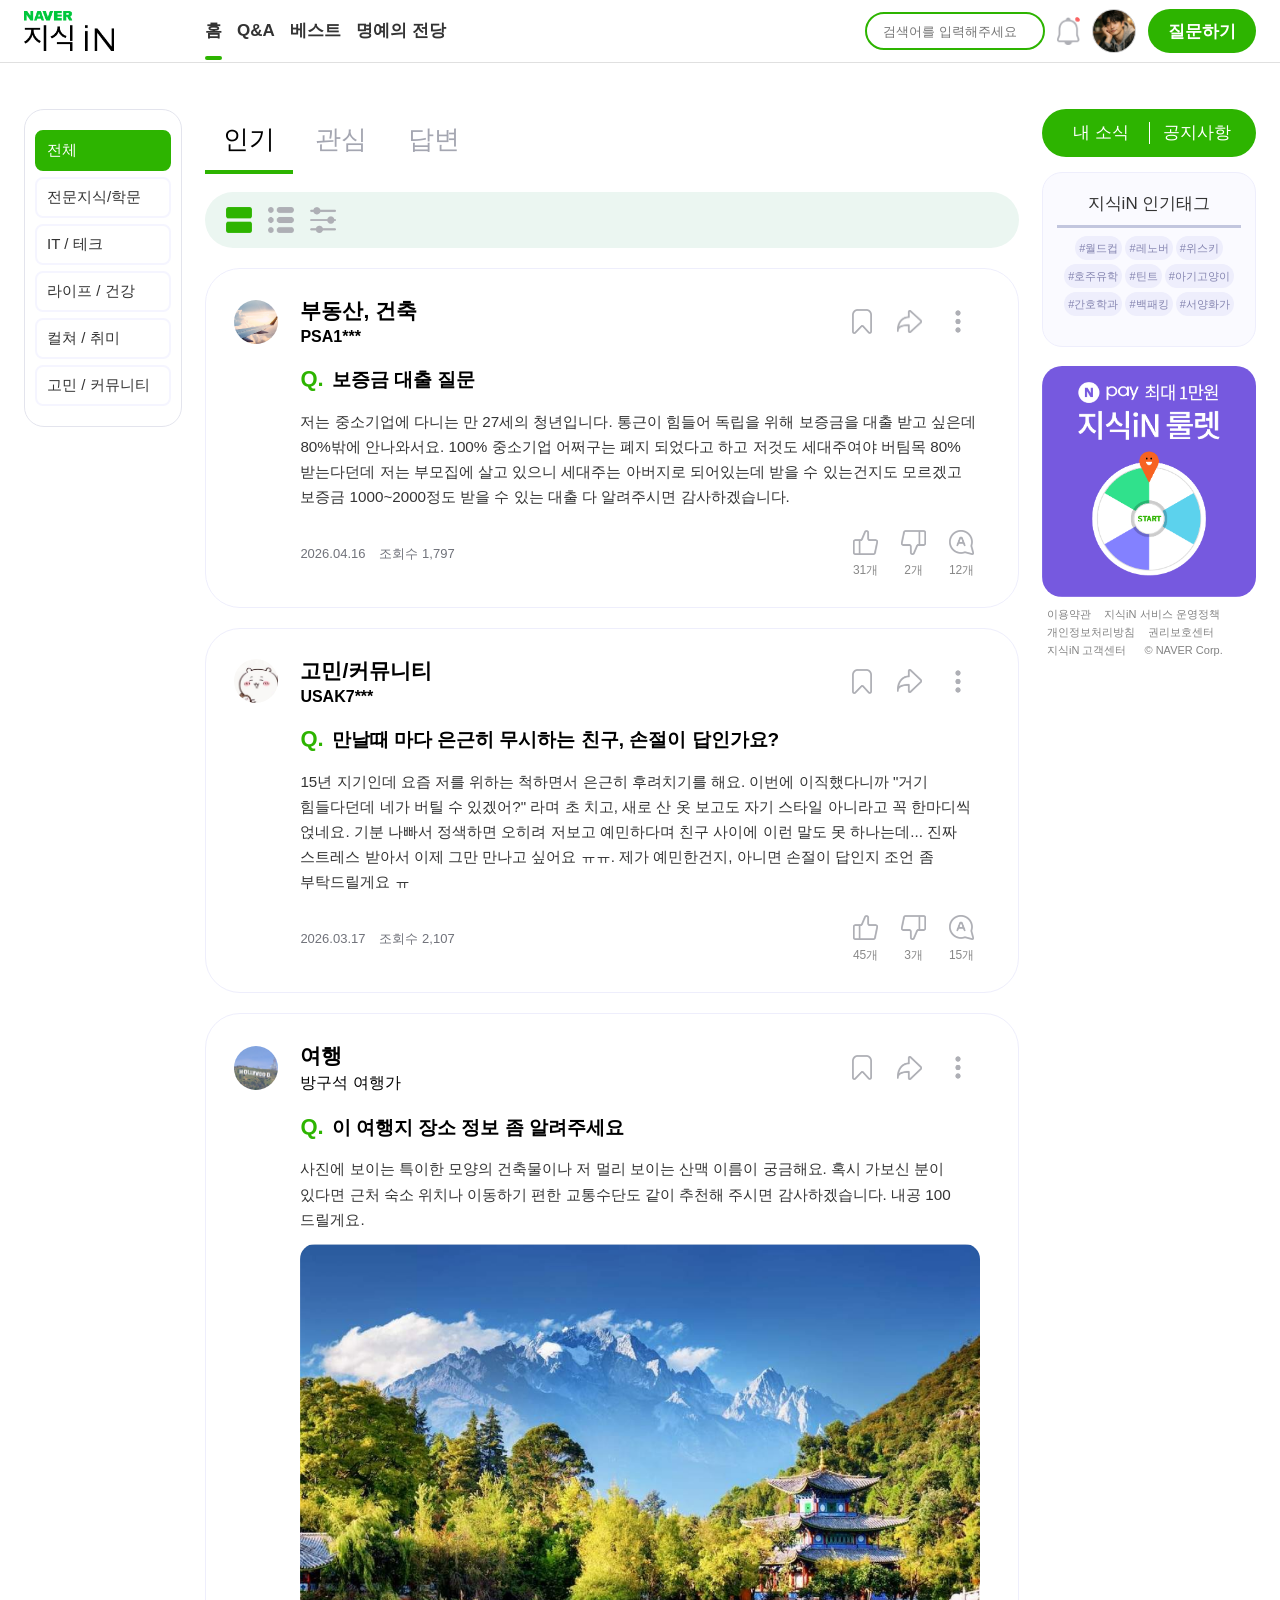
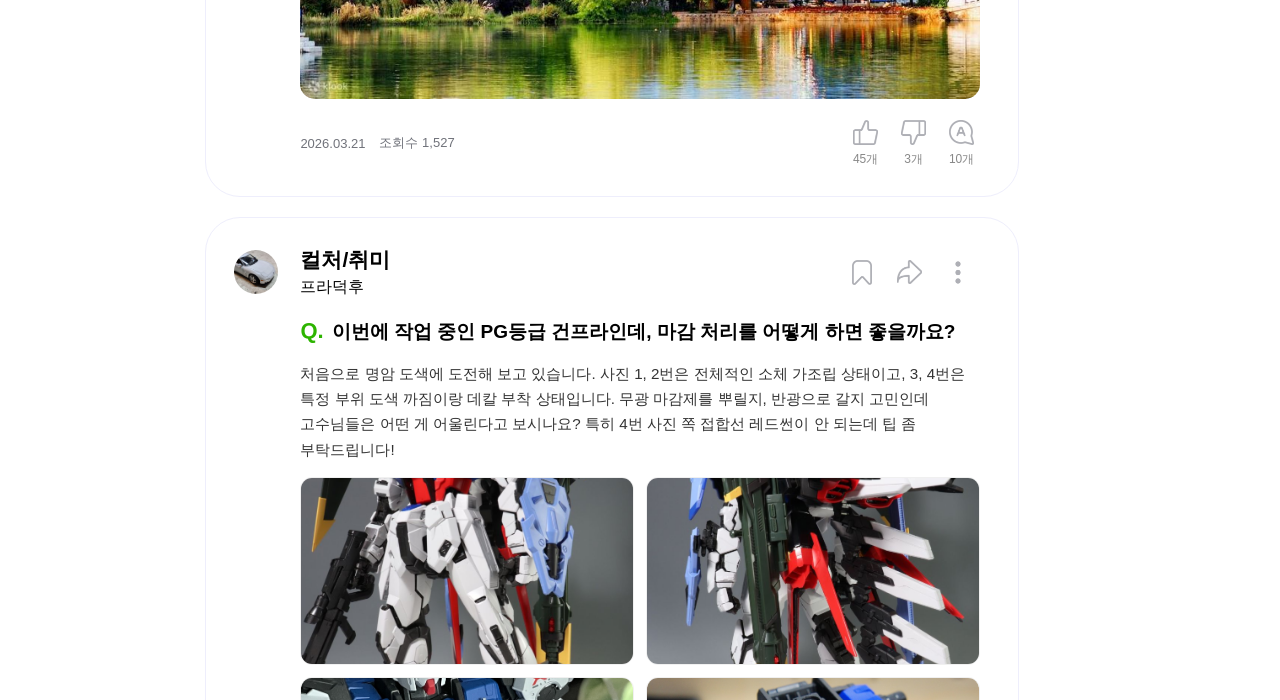
<file: index.html>
<!DOCTYPE html>
<html lang="ko">
<head>
  <meta charset="UTF-8">
  <meta http-equiv="refresh" content="0; url=./01main.html">
  <title>NAVER IN</title>
</head>
<body>
  <p><a href="./01main.html">네이버 인 메인 페이지로 이동</a></p>
</body>
</html>
</file>
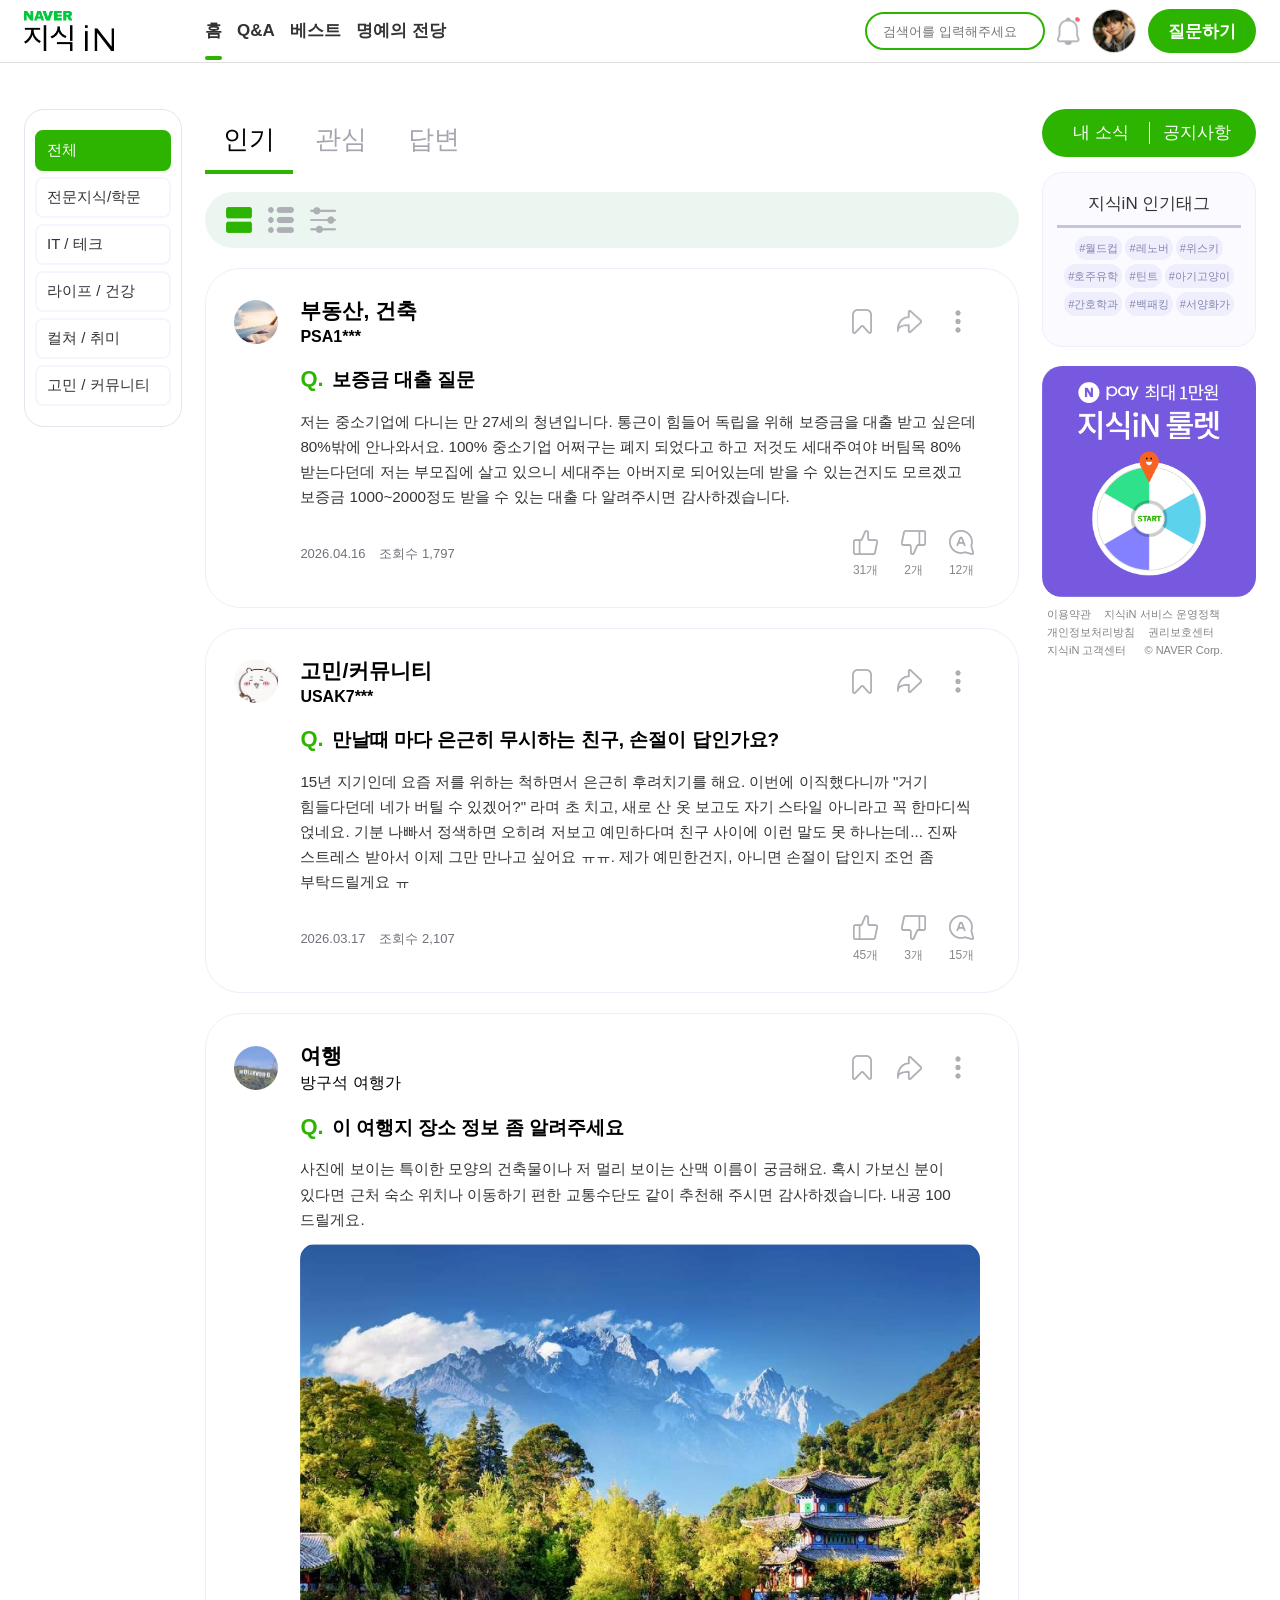
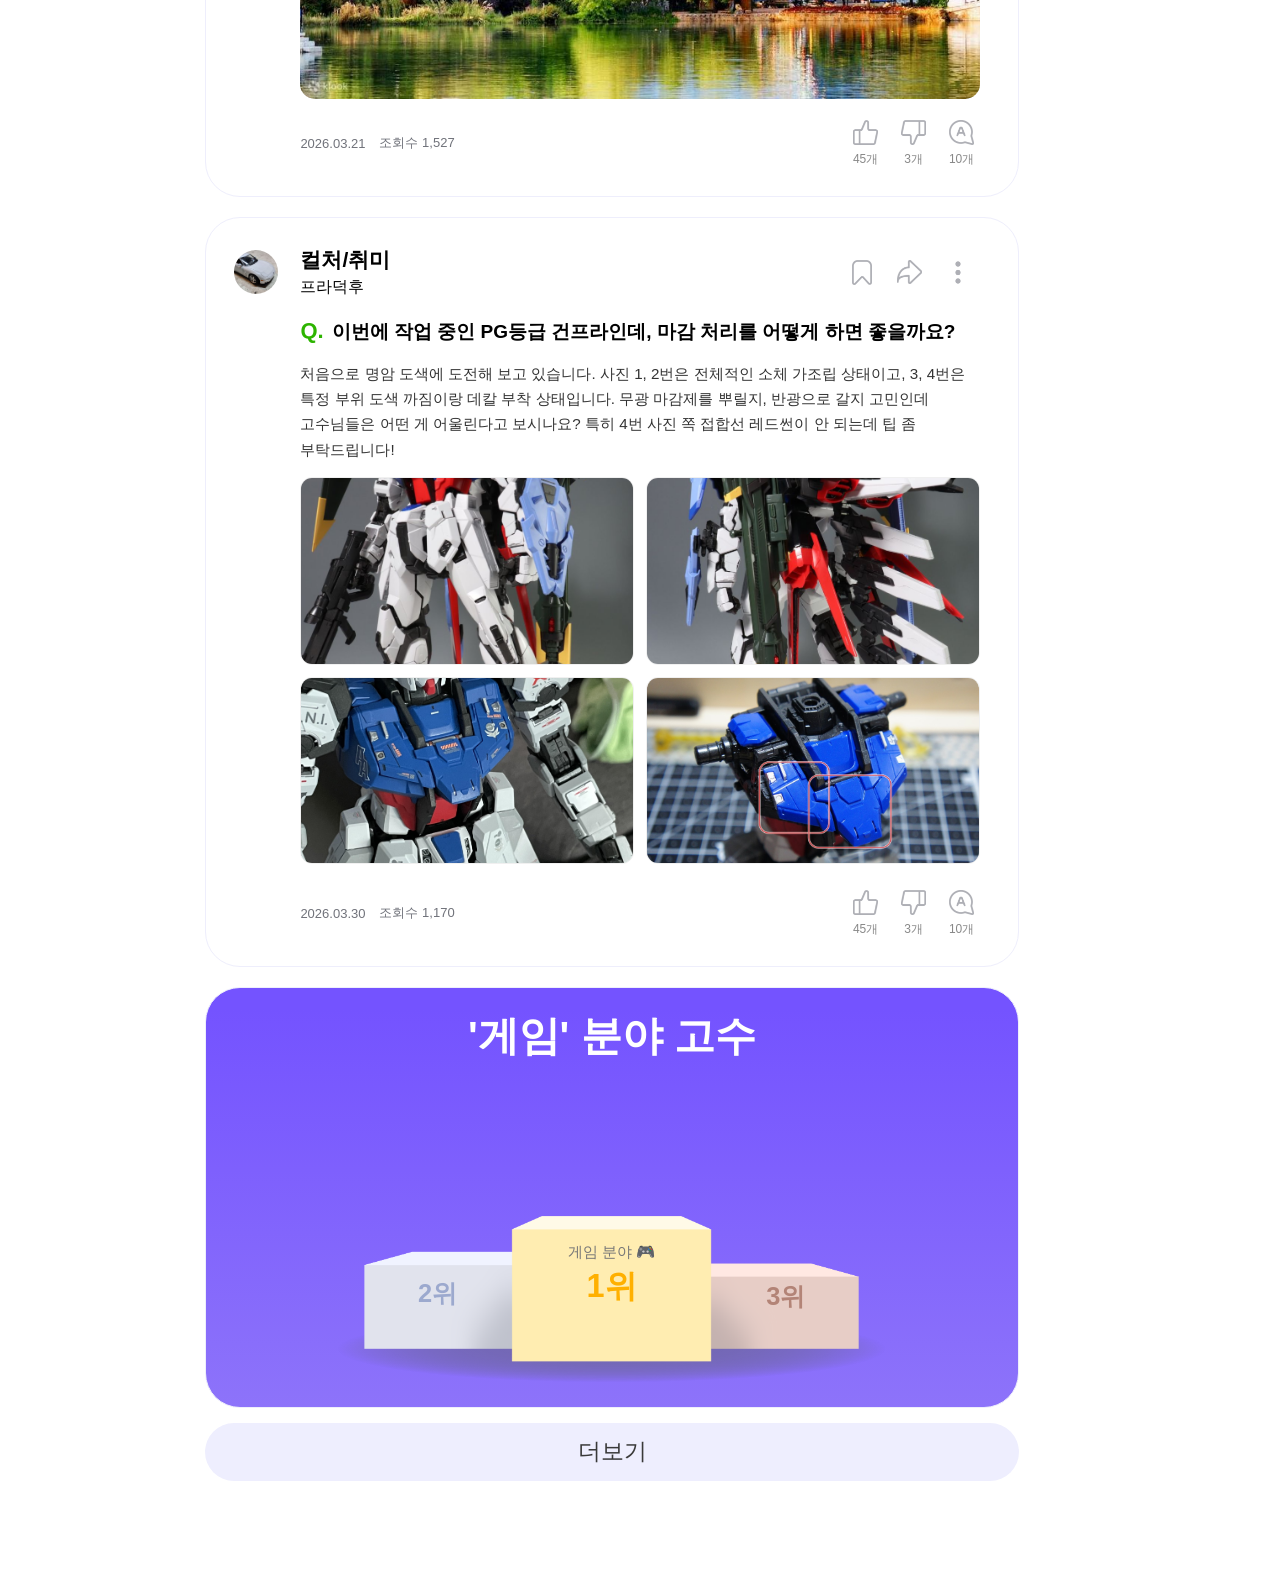
<file: 01main.html>
<!DOCTYPE html>
<html lang="ko">
<head>
    <meta charset="UTF-8">
    <meta name="viewport" content="width=device-width, initial-scale=1.0">
    <link rel="stylesheet" href="01main.css?v=32">
    <link rel="stylesheet" href="layout-common.css?v=38">
    <script src="layout-common.js?v=32" defer></script>
    <script src="01main.js?v=32" defer></script>
    <title>지식iN 메인</title>
</head>

<body class="kin-main">
    <div class="container">
    <header class="header">
    <div class="header-inner">
        <h1 class="logo">
            <a href="01main.html" aria-label="지식iN 홈으로 이동">
                <img src="img/00지식인 로고.png" width="100" height="auto" alt="NAVER 지식iN">
            </a>
        </h1>

        <nav class="gnb">
        <home href="#" class="active">홈</home>
        <qna href="#">Q&A</qna>
        <best href="#">베스트</best>
        <HOF href="#">명예의 전당</HOF>
        </nav>
        <div class="header-right"> <!-- 상단 바 오른쪽 (검색,알림,마이,질문) -->
        <input type="text" placeholder="검색어를 입력해주세요" class="search-bar">
        
        <div class="alarm">
            <img class="bell" src="img/04알림3.png" width="35px" height="43px" alt="alarm">
        </div>
        
        <div class="user-profile">
            <img class="user" src="img/20_사용자프사.png" width="48" height="48" radius="50%" alt="user">
        </div>
        <a class="btn-ask" href="03upload.html">질문하기</a>
        </div>
    </div>
    </header>

    <div class="content-wrapper">
    <aside class="side-left">
        <ul class="category-list">
        <li class="active">전체</li>
        <li>전문지식/학문</li>
        <li>IT / 테크</li>
        <li>라이프 / 건강</li>
        <li>컬쳐 / 취미</li>
        <li>고민 / 커뮤니티</li>
        </ul>
    </aside>

    <main class="main-content">

        
        <section class="tab-menu">
        <button class="active">인기</button>
        <button>관심</button>
        <button>답변</button>
        </section>

        <!-- 초록바 (보기옵션 및 필터) -->

    <div class="greenbar">
        <div class="view-filter">
            <div class="cardV">
                <img class="active" src="img/07크게보기2.png" height="32px" alt="크게보기 on">
            </div>
            <div class="listV">
                <img src="img/08작게보기1.png" height="32px" alt="작게보기 off">
            </div>
            <div class="filterOP">
                <img src="img/09검색필터1.png" height="32px" alt="필터">
            </div>
        </div>
        
    </div>



        <!-- 카드들 (3단으로 수정) -->

        <!-- 첫번째 카드: 클릭 시 02qna.html로 이동 -->

        <article class="question-card question-card--linked">
    <div class="card-header-top">
        <div class="user-info-group">
            <img class="plane" src="img/21_프사.png" alt="프로필">
            <div class="name-tag-stack">
                <span class="category-tag">부동산, 건축</span>
                <span class="username">PSA1***</span>
            </div>
        </div>
        <div class="top-icons">
            <button type="button" class="kin-main-icon-button" data-action="bookmark" aria-label="북마크" aria-pressed="false"><img class="bookmark" src="img/01북마크1.png" alt="" /></button>
            <button type="button" class="kin-main-icon-button" data-action="share" aria-label="공유"><img class="share" src="img/05공유1.png" alt="" /></button>
            <img class="more" src="img/14_더보기1.png" alt="더보기" height="28">
        </div>
    </div>

    <div class="card-body-middle">
        <h3 class="q-title"><a class="card-detail-link" href="02qna.html" style="color: inherit; text-decoration: none;"><span class="greenq">Q.</span> 보증금 대출 질문</a></h3>
        <p class="content">저는 중소기업에 다니는 만 27세의 청년입니다. 통근이 힘들어 독립을 위해 보증금을 대출 받고 싶은데 80%밖에 안나와서요. 100% 중소기업 어쩌구는 폐지 되었다고 하고 저것도 세대주여야 버팀목 80% 받는다던데 저는 부모집에 살고 있으니 세대주는 아버지로 되어있는데 받을 수 있는건지도 모르겠고 보증금 1000~2000정도 받을 수 있는 대출 다 알려주시면 감사하겠습니다.</p>
    </div>

    <div class="card-footer-bottom">
        <div class="info-group">
            <span class="date">2026.04.16</span>
            <span class="views">조회수 1,797</span>
        </div>
        <div class="interactions">
            <button class="react-btn" type="button" data-action="like" aria-pressed="false" aria-label="좋아요">
                <img class="react" src="img/02좋아요1.png" alt=""> 
                <span class="count">31개</span>
            </button>
            <button class="react-btn" type="button" data-action="dislike" aria-pressed="false" aria-label="싫어요">
                <img class="react" src="img/03싫어요1.png" alt=""> 
                <span class="count">2개</span>
            </button>
            <button class="react-btn">
                <img class="react" src="img/06답변하기1.png" alt=""> 
                <span class="count">12개</span>
            </button>
        </div>
    </div>
</article>


        <!-- 두번째 카드 -->

        <article class="question-card">
    <div class="card-header-top">
        <div class="user-info-group">
            <img class="plane" src="img/30_프사고민.png" alt="프로필">
            <div class="name-tag-stack">
                <span class="category-tag">고민/커뮤니티</span>
                <span class="username">USAK7***</span>
            </div>
        </div>
        <div class="top-icons">
            <button type="button" class="kin-main-icon-button" data-action="bookmark" aria-label="북마크" aria-pressed="false"><img class="bookmark" src="img/01북마크1.png" alt="" /></button>
            <button type="button" class="kin-main-icon-button" data-action="share" aria-label="공유"><img class="share" src="img/05공유1.png" alt="" /></button>
            <img class="more" src="img/14_더보기1.png" alt="더보기" height="28">
        </div>
    </div>

    <div class="card-body-middle">
        <h3 class="q-title"><span class="greenq">Q.</span> 만날때 마다 은근히 무시하는 친구, 손절이 답인가요?</h3>
        <p class="content">15년 지기인데 요즘 저를 위하는 척하면서 은근히 후려치기를 해요. 이번에 이직했다니까 "거기 힘들다던데 네가 버틸 수 있겠어?" 라며 초 치고, 새로 산 옷 보고도 자기 스타일 아니라고 꼭 한마디씩 얹네요. 기분 나빠서 정색하면 오히려 저보고 예민하다며 친구 사이에 이런 말도 못 하나는데... 진짜 스트레스 받아서 이제 그만 만나고 싶어요 ㅠㅠ. 제가 예민한건지, 아니면 손절이 답인지 조언 좀 부탁드릴게요 ㅠ</p>
    </div>

    <div class="card-footer-bottom">
        <div class="info-group">
            <span class="date">2026.03.17</span>
            <span class="views">조회수 2,107</span>
        </div>
        <div class="interactions">
            <button class="react-btn" type="button" data-action="like" aria-pressed="false" aria-label="좋아요">
                <img class="react" src="img/02좋아요1.png" alt=""> 
                <span class="count">45개</span>
            </button>
            <button class="react-btn" type="button" data-action="dislike" aria-pressed="false" aria-label="싫어요">
                <img class="react" src="img/03싫어요1.png" alt=""> 
                <span class="count">3개</span>
            </button>
            <button class="react-btn">
                <img class="react" src="img/06답변하기1.png" alt=""> 
                <span class="count">15개</span>
            </button>
        </div>
    </div>
</article>


        <!-- 세번째 카드 (사진1장) -->

        <article class="question-card">
    <div class="card-header-top">
        <div class="user-info-group">
            <img class="plane" src="img/31_프사_LA.png" alt="프로필">
            <div class="name-tag-stack">
                <span class="category-tag">여행</span>
                <span class="username">방구석 여행가</span>
            </div>
        </div>
        <div class="top-icons">
            <button type="button" class="kin-main-icon-button" data-action="bookmark" aria-label="북마크" aria-pressed="false"><img class="bookmark" src="img/01북마크1.png" alt="" /></button>
            <button type="button" class="kin-main-icon-button" data-action="share" aria-label="공유"><img class="share" src="img/05공유1.png" alt="" /></button>
            <img class="more" src="img/14_더보기1.png" alt="더보기" height="28">
        </div>
    </div>

    <div class="card-body-middle">
        <h3 class="q-title"><span class="greenq">Q.</span> 이 여행지 장소 정보 좀 알려주세요</h3>
        <p class="content">사진에 보이는 특이한 모양의 건축물이나 저 멀리 보이는 산맥 이름이 궁금해요. 혹시 가보신 분이 있다면 근처 숙소 위치나 이동하기 편한 교통수단도 같이 추천해 주시면 감사하겠습니다. 내공 100 드릴게요.</p>
    </div>

    <div class="picture">
        <img class="mountain" src="img/22_여행지 사진.png" alt="여행지 사진">
    </div>

    <div class="card-footer-bottom">
        <div class="info-group">
            <span class="date">2026.03.21</span>
            <span class="views">조회수 1,527</span>
        </div>
        <div class="interactions">
            <button class="react-btn" type="button" data-action="like" aria-pressed="false" aria-label="좋아요">
                <img class="react" src="img/02좋아요1.png" alt=""> 
                <span class="count">45개</span>
            </button>
            <button class="react-btn" type="button" data-action="dislike" aria-pressed="false" aria-label="싫어요">
                <img class="react" src="img/03싫어요1.png" alt=""> 
                <span class="count">3개</span>
            </button>
            <button class="react-btn">
                <img class="react" src="img/06답변하기1.png" alt=""> 
                <span class="count">10개</span>
            </button>
        </div>
    </div>
</article>


        <!-- 네번째 카드 (사진4장) -->

        <article class="question-card">
    <div class="card-header-top">
        <div class="user-info-group">
            <img class="plane" src="img/32_프사_RX7.png" alt="프로필">
            <div class="name-tag-stack">
                <span class="category-tag">컬처/취미</span>
                <span class="username">프라덕후</span>
            </div>
        </div>
        <div class="top-icons">
            <button type="button" class="kin-main-icon-button" data-action="bookmark" aria-label="북마크" aria-pressed="false"><img class="bookmark" src="img/01북마크1.png" alt="" /></button>
            <button type="button" class="kin-main-icon-button" data-action="share" aria-label="공유"><img class="share" src="img/05공유1.png" alt="" /></button>
            <img class="more" src="img/14_더보기1.png" alt="더보기" height="28">
        </div>
    </div>

    <div class="card-body-middle">
        <h3 class="q-title"><span class="greenq">Q.</span> 이번에 작업 중인 PG등급 건프라인데, 마감 처리를 어떻게 하면 좋을까요?</h3>
        <p class="content">처음으로 명암 도색에 도전해 보고 있습니다. 사진 1, 2번은 전체적인 소체 가조립 상태이고, 3, 4번은 특정 부위 도색 까짐이랑 데칼 부착 상태입니다. 무광 마감제를 뿌릴지, 반광으로 갈지 고민인데 고수님들은 어떤 게 어울린다고 보시나요? 특히 4번 사진 쪽 접합선 레드썬이 안 되는데 팁 좀 부탁드립니다!</p>
    </div>

    <!-- 건담 사진들 -->
    <div class="photo-grid">
        <img src="img/23_건담1.png" alt="건담1">
        <img src="img/24_건담2.png" alt="건담2">
        <img src="img/25_건담3.png" alt="건담3">
        <img src="img/26_건담4.png" alt="건담4">
    </div>

    <div class="card-footer-bottom">
        <div class="info-group">
            <span class="date">2026.03.30</span>
            <span class="views">조회수 1,170</span>
        </div>
        <div class="interactions">
            <button class="react-btn" type="button" data-action="like" aria-pressed="false" aria-label="좋아요">
                <img class="react" src="img/02좋아요1.png" alt=""> 
                <span class="count">45개</span>
            </button>
            <button class="react-btn" type="button" data-action="dislike" aria-pressed="false" aria-label="싫어요">
                <img class="react" src="img/03싫어요1.png" alt=""> 
                <span class="count">3개</span>
            </button>
            <button class="react-btn">
                <img class="react" src="img/06답변하기1.png" alt=""> 
                <span class="count">10개</span>
            </button>
        </div>
    </div>
</article>


<!-- 카드들 (3단으로 수정) -->

        <section class="expert-section" aria-labelledby="expert-heading">
            <h3 id="expert-heading">'게임' 분야 고수</h3>
            <div class="expert-rank" aria-label="게임 분야 고수 순위">
                <!-- 원본 포디움 이미지는 자르거나 중복 표시하지 않고 한 장 그대로 사용합니다. -->
                <img class="podium-art" src="img/16_순위대.png" alt="" aria-hidden="true">
                <div class="rank-entrant rank-entrant--first">
                    <img class="rank-avatar" src="img/37_게임고수_1위.png" alt="HellFire 프로필">
                    <div class="rank-copy">
                        <span class="rank-category">게임 분야 🎮</span>
                        <strong class="rank-number">1위</strong>
                        <span class="rank-name">HellFire님</span>
                    </div>
                </div>
                <div class="rank-entrant rank-entrant--second">
                    <img class="rank-avatar" src="img/38_게임고수_2위.png" alt="Kitsune 프로필">
                    <div class="rank-copy">
                        <strong class="rank-number">2위</strong>
                        <span class="rank-name">Kitsune님</span>
                    </div>
                </div>
                <div class="rank-entrant rank-entrant--third">
                    <img class="rank-avatar" src="img/39_게임고수_3위.png" alt="Null99 프로필">
                    <div class="rank-copy">
                        <strong class="rank-number">3위</strong>
                        <span class="rank-name">Null99님</span>
                    </div>
                </div>
            </div>
        </section>

        <button class="btn-more">더보기</button>
    </main>


    <!-- 오른쪽 사이드바 -->
    <aside class="side-right">
        <div class="notice-box">
        <button class="my">내 소식</button>
        <div class="w-line"></div>
        <button class="attancion">공지사항</button>
        </div>


        <div class="tag-cloud">
        <h4>지식iN 인기태그</h4>

        <!-- 태그들 -->
        <div class="tags">
                <div class="tag-inner">
                <div class="tag-line-1">
                    <span>#월드컵</span>
                    <span>#레노버</span>
                    <span>#위스키</span>
                </div>
                <div class="tag-line-2">
                    <span>#호주유학</span>
                    <span>#틴트</span>
                    <span>#아기고양이</span>
                </div>
                <div class="tag-line-3">
                    <span>#간호학과</span>
                    <span>#백패킹</span>
                    <span>#서양화가</span>
                </div>
                </div>
            </div>
        </div>
        
        <div class="ad-banner">
            <img class="ad" src="img/15_룰렛 광고.png" width="240px" height="260px" radius="20px" alt="ad">
        </div>


        <!-- 푸터 -->
    <div class="footer">
        <div class="footer-inner">
        <div class="footer-1">
            <span>이용약관</span>
            <span>지식iN 서비스 운영정책</span>
        </div>
        <div class="footer-2">
            <span>개인정보처리방침</span>
            <span>권리보호센터</span>
        </div>
        <div class="footer-3">
            <span>지식iN 고객센터</span>
            <span><span>&copy; NAVER Corp.</span></span>
        </div>
        </div>
    </div>
    </aside>

    
</div>
</body>
</html>
</file>
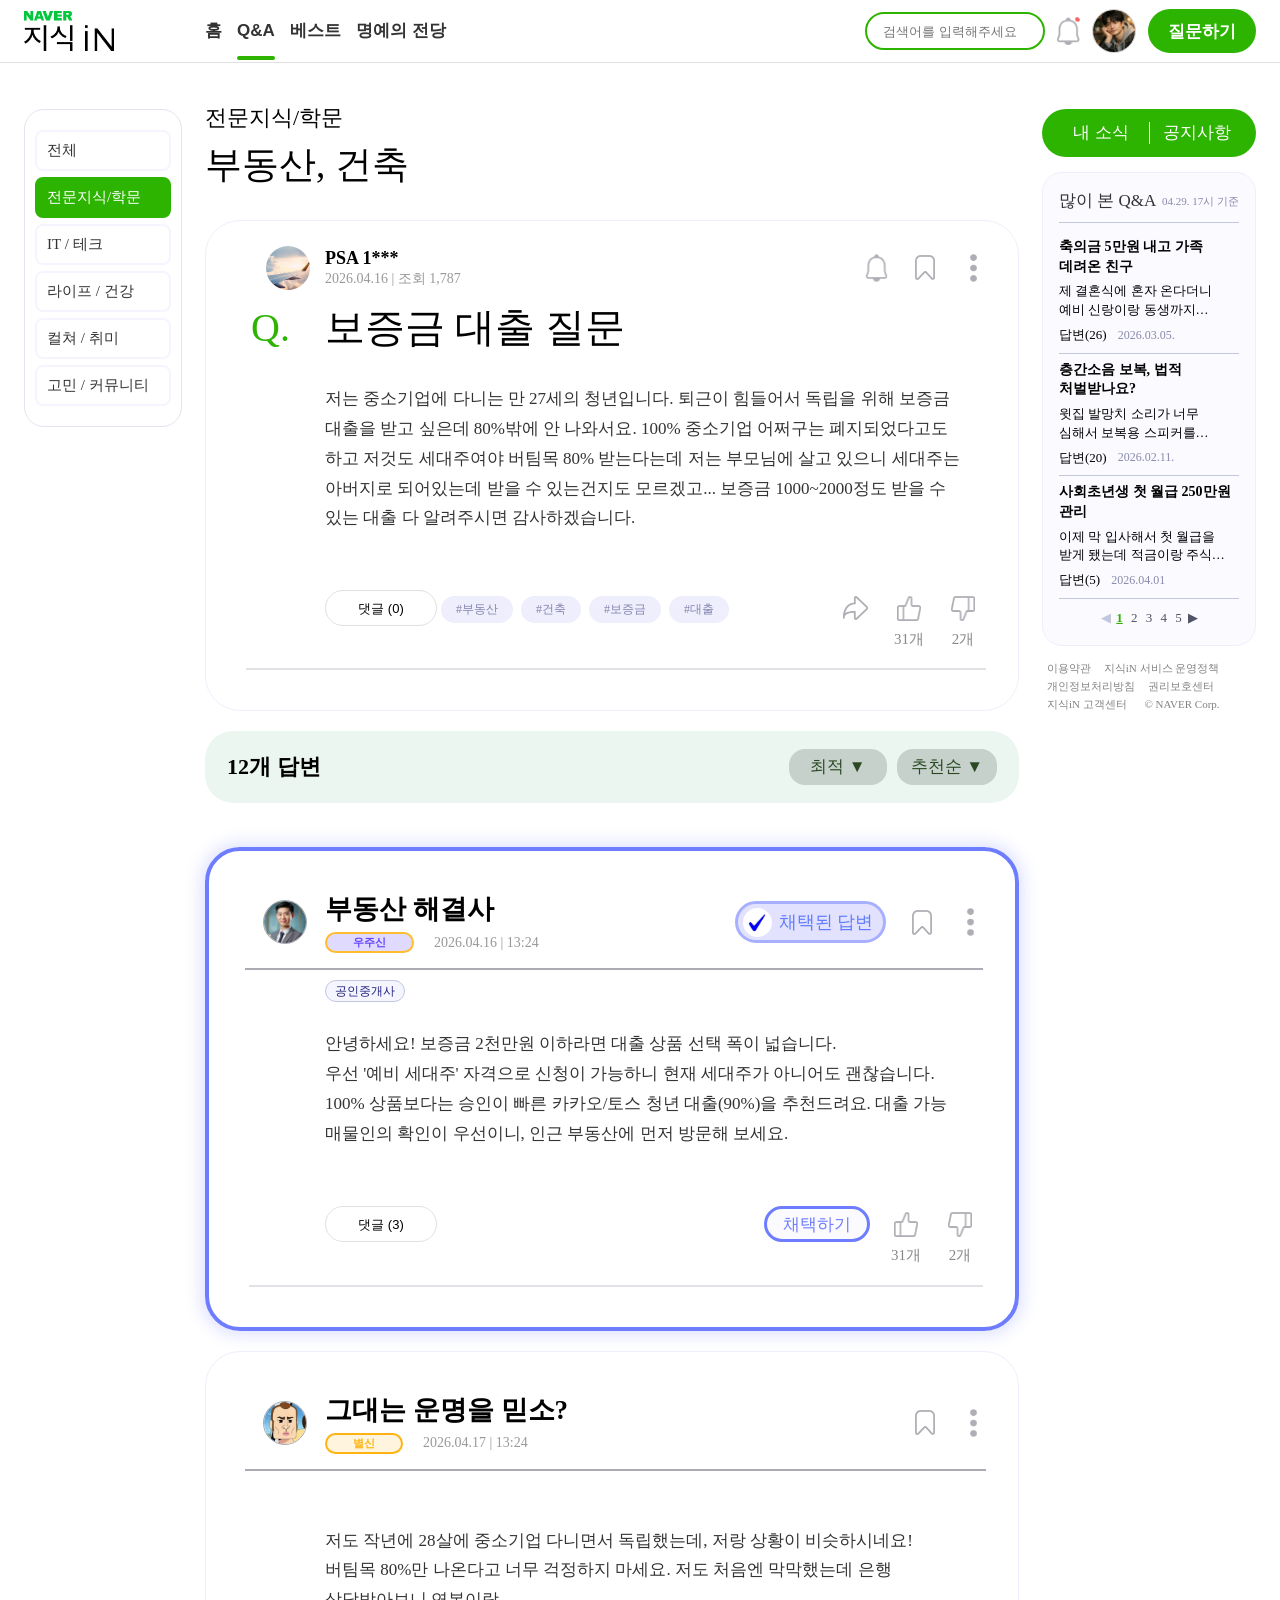
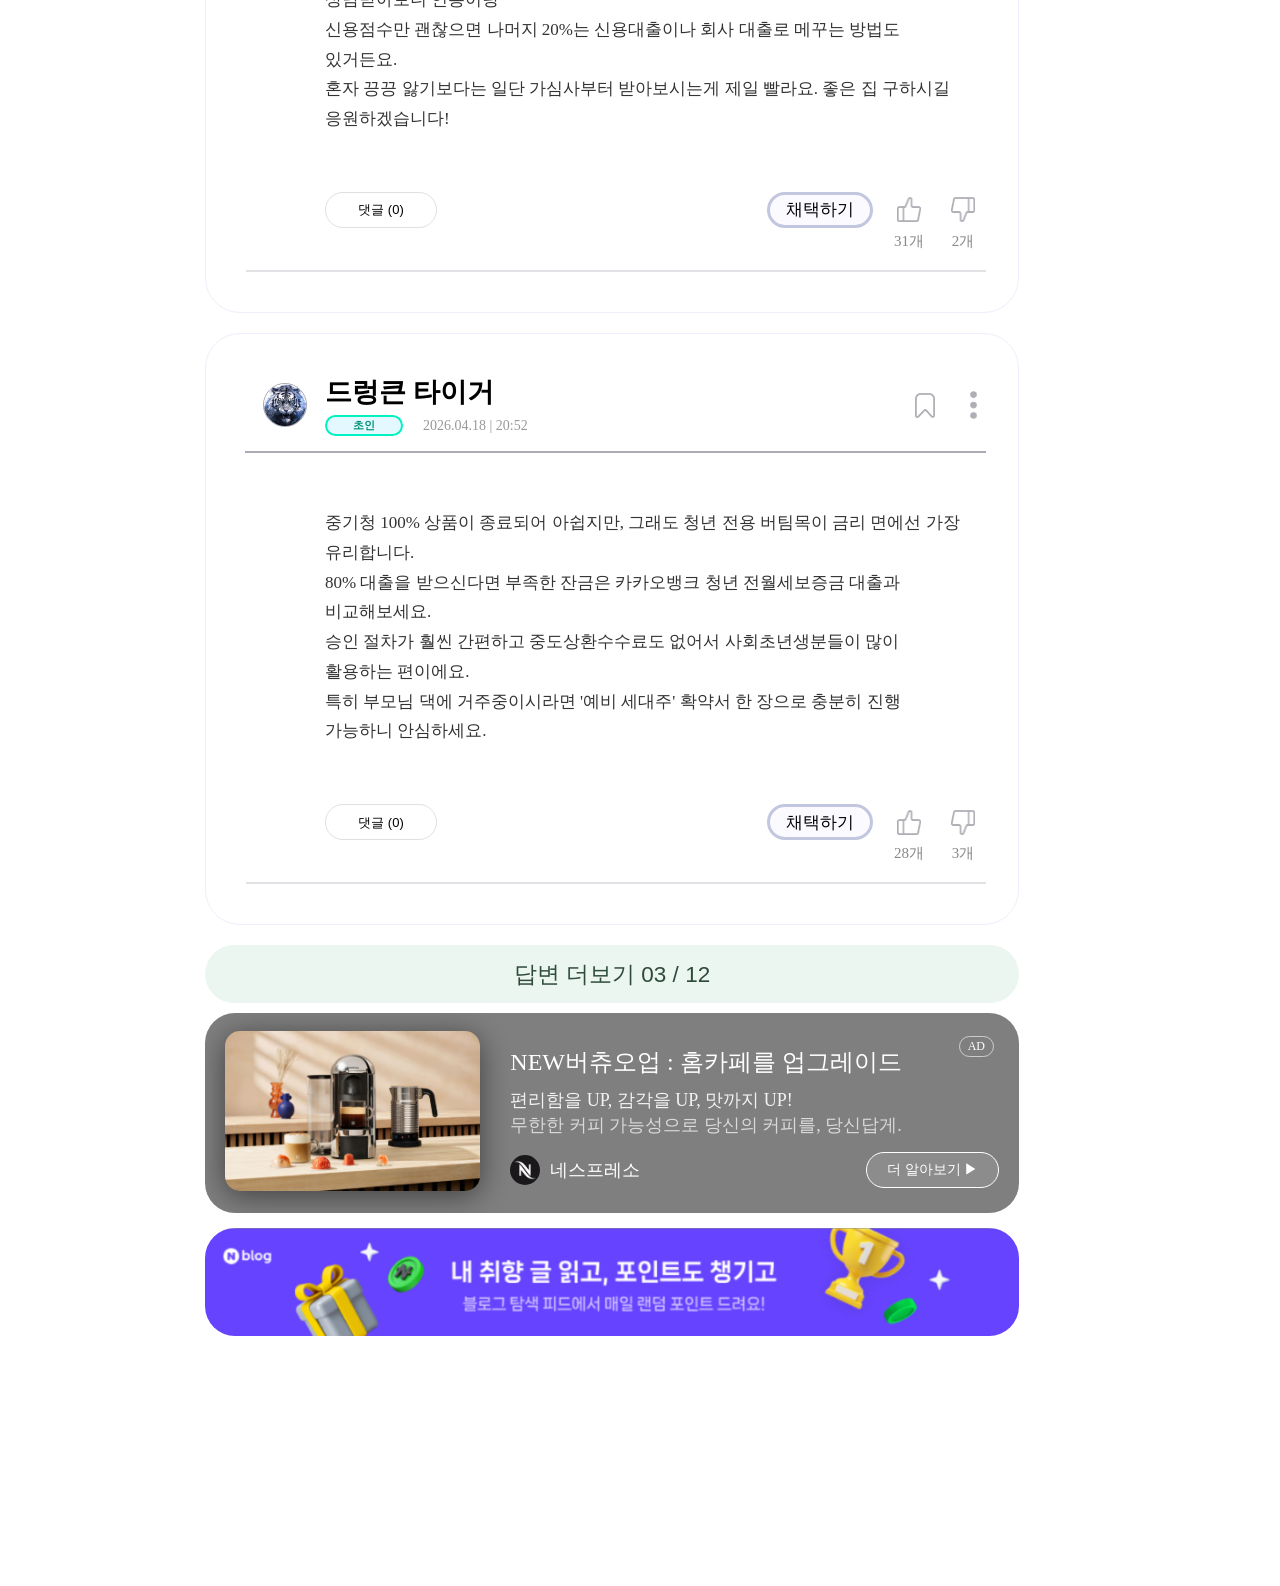
<file: 02qna.html>
<!DOCTYPE html>
<html lang="en">
<head>
    <meta charset="UTF-8">
    <meta name="viewport" content="width=device-width, initial-scale=1.0">
    <link rel="stylesheet" href="02qna.css?v=37">
    <link rel="stylesheet" href="layout-common.css?v=38">
    <script src="layout-common.js?v=32" defer></script>
    <script src="02qna.js?v=38" defer></script>
    <title>지식iN QnA 상세</title>
</head>

<body class="kin-subpage kin-qna">
    <div class="container">
    <header class="header">
    <div class="header-inner">
        <h1 class="logo">
            <a href="01main.html" aria-label="지식iN 홈으로 이동">
                <img src="img/00지식인 로고.png" width="100" height="auto" alt="NAVER 지식iN">
            </a>
        </h1>

        <nav class="gnb">
        <home href="#">홈</home>
        <qna href="#" class="active">Q&A</qna>
        <best href="#">베스트</best>
        <HOF href="#">명예의 전당</HOF>
        </nav>
        <div class="header-right"> <!-- 상단 바 오른쪽 (검색,알림,마이,질문) -->
        <input type="text" placeholder="검색어를 입력해주세요" class="search-bar">
        
        <div class="alarm">
            <img class="bell" src="img/04알림3.png" width="35px" height="43px" alt="alarm">
        </div>
        
        <div class="user-profile">
            <img class="user" src="img/20_사용자프사.png" width="48" height="48" radius="50%" alt="user">
        </div>
        <a class="btn-ask" href="03upload.html">질문하기</a>
        </div>
    </div>
    </header>

    <div class="content-wrapper">
    <aside class="side-left">
        <ul class="category-list">
        <li>전체</li>
        <li class="active">전문지식/학문</li>
        <li>IT / 테크</li>
        <li>라이프 / 건강</li>
        <li>컬쳐 / 취미</li>
        <li>고민 / 커뮤니티</li>
        </ul>
    </aside>


    <!-- 중앙 메인 콘텐츠 -->

    <main class="main-content">
        <div class="container_m">

        <div class="category-middle">
            <p class="cat1">전문지식/학문</p>
            <p class="cat2">부동산, 건축</p>
        </div>


            <!-- 첫번째 카드 (질문자) -->
    <article data-comment-card="question" class="question-card">
        
        <header class="card-top">
            <div class="top-row">
                <div class="user-info">
                    <div class="plane">
                        <img class="PSA" src="img/21_프사.png" width="44p" height="auto" alt="">
                    </div> 
                    <div class="user-meta">
                        <span class="nickname">PSA 1***</span>
                        <span class="date-view">2026.04.16 | 조회 1,787</span>
                    </div>
                </div>
                <div class="top-icons">
                    <img src="img/04알림1.png" alt="알림" class="icon-png">
                    <button aria-label="북마크" aria-pressed="false" class="qna-icon-button qna-top-bookmark" data-action="bookmark" type="button"><img alt="북마크" src="img/01북마크1.png"/></button>
                    <img src="img/14_더보기1.png" alt="더보기" class="icon-png">
                </div>
            </div>
            <h1 class="main-title"><span class="q-mark">Q.</span> 보증금 대출 질문</h1>
        </header>

        <section class="card-mid">
            <p class="content">
                저는 중소기업에 다니는 만 27세의 청년입니다. 퇴근이 힘들어서 독립을 위해 보증금 대출을 받고 싶은데 80%밖에 안 나와서요. 100% 중소기업 어쩌구는 폐지되었다고도 하고 저것도 세대주여야 버팀목 80% 받는다는데 저는 부모님에 살고 있으니 세대주는 아버지로 되어있는데 받을 수 있는건지도 모르겠고... 보증금 1000~2000정도 받을 수 있는 대출 다 알려주시면 감사하겠습니다.
            </p>
        </section>

        <footer class="card-bottom">
<div class="bottom-left">
<button aria-controls="qna-comments-question" aria-expanded="false" class="btn-comment" type="button">댓글 (0)</button>
</div>
<div class="bottom-center">
<span class="tag">#부동산</span>
<span class="tag">#건축</span>
<span class="tag">#보증금</span>
<span class="tag">#대출</span>
</div>
<div class="bottom-right">

<button aria-label="공유" class="qna-icon-button" data-action="share" type="button"><img alt="공유" class="right-icon" src="img/05공유1.png"/></button>
<div class="vote-unit">
<button aria-label="좋아요" aria-pressed="false" class="qna-icon-button" data-action="like" type="button"><img alt="좋아요" class="right-icon1" src="img/02좋아요1.png"/></button>
<span class="vote-count">31개</span>
</div>
<div class="vote-unit">
<button aria-label="싫어요" aria-pressed="false" class="qna-icon-button" data-action="dislike" type="button"><img alt="싫어요" class="right-icon1" src="img/03싫어요1.png"/></button>
<span class="vote-count">2개</span>
</div>
</div>
</footer>
        <div class="divider"></div>

        <div class="expandable-content" id="qna-comments-question">
        <div class="qna-comment-list" aria-live="polite"></div>
        
        <div class="comment-input-area">
            <div class="input-container">
                <textarea class="comment-field" maxlength="1000" aria-label="댓글 입력" placeholder="개인정보를 공유 및 요청하거나, 명예 훼손, 무단 광고, 불법 정보 유포시 모니터링 후 삭제될 수 있으며, 이에 대한 민형사상 책임은 게시자에게 있습니다."></textarea>
                <div class="input-divider"></div>
                <div class="input-footer">
                    <span class="char-count">0/1000</span>
                    <button type="button" class="btn-submit" disabled>답변하기</button>
                </div>
            </div>
        </div>
    </div>
    </article>


    <!-- 중간 답변수와 필터 2개 -->

    <div class="greenbar">
        <div class="left">
            <h3>12개 답변</h3>
        </div>
        <div class="right">
            <div class="filter1">
                <p>최적 ▼</p>
            </div>
            <div class="filter2">
                <p>추천순 ▼</p>
            </div>
        </div>
    </div>


            <!-- 두번째 카드 (채택 답변자) -->
    
            <article data-comment-card="accepted" class="question-card1">
        
        <header class="card-top">
            <div class="top-row">
                <div class="user-info">
                    <div class="plane">
                        <img class="Answer" src="img/29_프사부동산.png" width="65px" height="auto" alt="">
                    </div> 
                    <div class="user-meta">
                        <span class="nickname1">부동산 해결사</span>
                        <div class="level-and-date">
                            <div class="answer-level-galaxy">우주신</div>
                        <span class="date-view">2026.04.16 | 13:24</span>
                        
                        </div>
                    </div>
                    
                </div>
                <div class="top-icons">
                    <div class="adopted">
                        <div class="check">
                            <img class="chV" width="35px" height="35px" src="img/14-1_파란채크.png" alt="">
                        </div>
                        채택된 답변
                    </div>
                    <button aria-label="북마크" aria-pressed="false" class="qna-icon-button qna-top-bookmark" data-action="bookmark" type="button"><img alt="북마크" src="img/01북마크1.png"/></button>
                    <img class="more-a icon-png" src="img/14_더보기1.png" width="auto" height="35px" alt="더보기">
                </div>
            </div>
            <!-- 하단 밑줄 -->
            <div class="border-a"></div>
            <div class="job">
                <div class="job-info">공인중개사</div>
            </div>
            
        </header>

        <section class="card-mid">
            <p class="content1">
                안녕하세요! 보증금 2천만원 이하라면 대출 상품 선택 폭이 넓습니다.<br>우선 '예비 세대주' 자격으로 신청이 가능하니 현재 세대주가 아니어도 괜찮습니다. 100% 상품보다는 승인이 빠른 카카오/토스 청년 대출(90%)을 추천드려요. 대출 가능 매물인의 확인이 우선이니, 인근 부동산에 먼저 방문해 보세요.
            </p>
        </section>
        <footer class="card-bottom">
    <div class="bottom-left"><button aria-controls="qna-comments-accepted" aria-expanded="false" class="btn-comment" type="button">댓글 (0)</button></div>
    <div class="bottom-right">
        <div class="adopted-btn">
<p class="active">채택하기</p>
</div>
        <div class="vote-unit-a">
<button aria-label="좋아요" aria-pressed="false" class="qna-icon-button" data-action="like" type="button"><img alt="좋아요" class="right-icon1" src="img/02좋아요1.png"/></button>
<span class="vote-count">31개</span>
</div>
        <div class="vote-unit-a">
<button aria-label="싫어요" aria-pressed="false" class="qna-icon-button" data-action="dislike" type="button"><img alt="싫어요" class="right-icon1" src="img/03싫어요1.png"/></button>
<span class="vote-count">2개</span>
</div>
    </div>
</footer>
        <div class="divider"></div>

        <div class="expandable-content" id="qna-comments-accepted">
        <div class="qna-comment-list" aria-live="polite"></div>
        
        <div class="comment-input-area">
            <div class="input-container">
                <textarea class="comment-field" maxlength="1000" aria-label="댓글 입력" placeholder="개인정보를 공유 및 요청하거나, 명예 훼손, 무단 광고, 불법 정보 유포시 모니터링 후 삭제될 수 있으며, 이에 대한 민형사상 책임은 게시자에게 있습니다."></textarea>
                <div class="input-divider"></div>
                <div class="input-footer">
                    <span class="char-count">0/1000</span>
                    <button type="button" class="btn-submit" disabled>답변하기</button>
                </div>
            </div>
        </div>
    </div>
    </article>


    <!-- 세번째 카드 (답변자) -->
    
            <article data-comment-card="answer-2" class="question-card3">
        
        <header class="card-top">
            <div class="top-row">
                <div class="user-info">
                    <div class="plane">
                        <img class="Answer" src="img/27_프사_그대는_운명을_믿소.png" width="65px" height="auto" alt="">
                    </div> 
                    <div class="user-meta">
                        <span class="nickname1">그대는 운명을 믿소?</span>
                        <div class="level-and-date">
                            <div class="answer-level-star">별신</div> 
                        <span class="date-view">2026.04.17 | 13:24</span>
                        
                        </div>
                    </div>
                    
                </div>
                <div class="top-icons">
                    <!-- <div class="adopted">
                        <div class="check">
                            <img class="chV" width="35px" height="35px" src="img/14-1_파란채크.png" alt="">
                        </div>
                        채택된 답변
                    </div> -->
                    <button aria-label="북마크" aria-pressed="false" class="qna-icon-button qna-top-bookmark" data-action="bookmark" type="button"><img alt="북마크" src="img/01북마크1.png"/></button>
                    <img class="more-a icon-png" src="img/14_더보기1.png" width="auto" height="35px" alt="더보기">
                </div>
            </div>
            <!-- 하단 밑줄 -->
            <div class="border-a1"></div>
            <!-- <div class="job">
                <div class="job-info">공인중개사</div>
            </div> -->
            
        </header>

        <section class="card-mid">
            <p class="content1">
                저도 작년에 28살에 중소기업 다니면서 독립했는데, 저랑 상황이 비슷하시네요!<br>버팀목 80%만 나온다고 너무 걱정하지 마세요. 저도 처음엔 막막했는데 은행 상담받아보니 연봉이랑<br>신용점수만 괜찮으면 나머지 20%는 신용대출이나 회사 대출로 메꾸는 방법도 있거든요.<br>혼자 끙끙 앓기보다는 일단 가심사부터 받아보시는게 제일 빨라요. 좋은 집 구하시길 응원하겠습니다!
            </p>
        </section>
        <footer class="card-bottom">
    <div class="bottom-left"><button aria-controls="qna-comments-answer-2" aria-expanded="false" class="btn-comment" type="button">댓글 (0)</button></div>
    <div class="bottom-right">
        <div class="adopted-btn">
<p class="deactive">채택하기</p>
</div>
        <div class="vote-unit-a">
<button aria-label="좋아요" aria-pressed="false" class="qna-icon-button" data-action="like" type="button"><img alt="좋아요" class="right-icon1" src="img/02좋아요1.png"/></button>
<span class="vote-count">31개</span>
</div>
        <div class="vote-unit-a">
<button aria-label="싫어요" aria-pressed="false" class="qna-icon-button" data-action="dislike" type="button"><img alt="싫어요" class="right-icon1" src="img/03싫어요1.png"/></button>
<span class="vote-count">2개</span>
</div>
    </div>
</footer>
        <div class="divider"></div>

        <div class="expandable-content" id="qna-comments-answer-2">
        <div class="qna-comment-list" aria-live="polite"></div>
        
        <div class="comment-input-area">
            <div class="input-container">
                <textarea class="comment-field" maxlength="1000" aria-label="댓글 입력" placeholder="개인정보를 공유 및 요청하거나, 명예 훼손, 무단 광고, 불법 정보 유포시 모니터링 후 삭제될 수 있으며, 이에 대한 민형사상 책임은 게시자에게 있습니다."></textarea>
                <div class="input-divider"></div>
                <div class="input-footer">
                    <span class="char-count">0/1000</span>
                    <button type="button" class="btn-submit" disabled>답변하기</button>
                </div>
            </div>
        </div>
    </div>
    </article>



    <!-- 네번째 카드 (답변자) -->
    
            <article data-comment-card="answer-3" class="question-card3">
        
        <header class="card-top">
            <div class="top-row">
                <div class="user-info">
                    <div class="plane">
                        <img class="Answer" src="img/28_프사호랑이.png" width="65px" height="auto" alt="">
                    </div> 
                    <div class="user-meta">
                        <span class="nickname1">드렁큰 타이거</span>
                        <div class="level-and-date">
                            <div class="answer-level-super">초인</div>
                        <span class="date-view">2026.04.18 | 20:52</span>
                        
                        </div>
                    </div>
                    
                </div>
                <div class="top-icons">
                    <!-- <div class="adopted">
                        <div class="check">
                            <img class="chV" width="35px" height="35px" src="img/14-1_파란채크.png" alt="">
                        </div>
                        채택된 답변
                    </div> -->
                    <button aria-label="북마크" aria-pressed="false" class="qna-icon-button qna-top-bookmark" data-action="bookmark" type="button"><img alt="북마크" src="img/01북마크1.png"/></button>
                    <img class="more-a icon-png" src="img/14_더보기1.png" width="auto" height="35px" alt="더보기">
                </div>
            </div>
            <!-- 하단 밑줄 -->
            <div class="border-a1"></div>
            <!-- <div class="job">
                <div class="job-info">공인중개사</div>
            </div> -->
            
        </header>

        <section class="card-mid">
            <p class="content1">
                중기청 100% 상품이 종료되어 아쉽지만, 그래도 청년 전용 버팀목이 금리 면에선 가장 유리합니다.<br>80% 대출을 받으신다면 부족한 잔금은 카카오뱅크 청년 전월세보증금 대출과 비교해보세요.<br>승인 절차가 훨씬 간편하고 중도상환수수료도 없어서 사회초년생분들이 많이 활용하는 편이에요.<br>특히 부모님 댁에 거주중이시라면 '예비 세대주' 확약서 한 장으로 충분히 진행 가능하니 안심하세요.
            </p>
        </section>
        <footer class="card-bottom">
    <div class="bottom-left"><button aria-controls="qna-comments-answer-3" aria-expanded="false" class="btn-comment" type="button">댓글 (0)</button></div>
    <div class="bottom-right">
        <div class="adopted-btn">
<p class="deactive">채택하기</p>
</div>
        <div class="vote-unit-a">
<button aria-label="좋아요" aria-pressed="false" class="qna-icon-button" data-action="like" type="button"><img alt="좋아요" class="right-icon1" src="img/02좋아요1.png"/></button>
<span class="vote-count">28개</span>
</div>
        <div class="vote-unit-a">
<button aria-label="싫어요" aria-pressed="false" class="qna-icon-button" data-action="dislike" type="button"><img alt="싫어요" class="right-icon1" src="img/03싫어요1.png"/></button>
<span class="vote-count">3개</span>
</div>
    </div>
</footer>
        <div class="divider"></div>

        <div class="expandable-content" id="qna-comments-answer-3">
        <div class="qna-comment-list" aria-live="polite"></div>
        
        <div class="comment-input-area">
            <div class="input-container">
                <textarea class="comment-field" maxlength="1000" aria-label="댓글 입력" placeholder="개인정보를 공유 및 요청하거나, 명예 훼손, 무단 광고, 불법 정보 유포시 모니터링 후 삭제될 수 있으며, 이에 대한 민형사상 책임은 게시자에게 있습니다."></textarea>
                <div class="input-divider"></div>
                <div class="input-footer">
                    <span class="char-count">0/1000</span>
                    <button type="button" class="btn-submit" disabled>답변하기</button>
                </div>
            </div>
        </div>
    </div>
    </article>



    <!-- 답변 더보기 -->

    <div class="greenbar-more">
        <p>답변 더보기 03 / 12</p>
    </div>


    <!-- 광고 -->
     <div class="ad-container">
        <div class="ad-background"></div>
  <div class="ad-overlay"></div>

  <div class="ad-content">
    <div class="content-left">
      <img src="img/33_네스프레소_머신.png" alt="Nespresso Machine">
    </div>
    
    <div class="content-right">
      <span class="ad-badge">AD</span>
      <h2 class="main-title-ad">NEW버츄오업 : 홈카페를 업그레이드</h2>
      <p class="sub-title">편리함을 UP, 감각을 UP, 맛까지 UP!</p>
      <p class="desc">무한한 커피 가능성으로 당신의 커피를, 당신답게.</p>
      
      <div class="footer-row">
        <div class="brand">
          <img src="img/34_네스프레소_로고.png" alt="Nespresso" class="logo1">
          <span>네스프레소</span>
        </div>
        <a href="#" class="btn-more">더 알아보기 <span>▶</span></a>
      </div>
    </div>
  </div>
     </div>

    <div class="AD-bottom">
        <img src="img/35_AD.png" width="100%" height="auto" alt="">
    </div>

    </main>

    

    <!-- 중앙 메인 콘텐츠 끝 -->



    <!-- 오른쪽 사이드바 -->
    <aside class="side-right">
        <div class="notice-box">
        <button class="my">내 소식</button>
        <div class="w-line"></div>
        <button class="attancion">공지사항</button>
        </div>


        <!-- 많이 본 QnA -->
        <div class="SR-cloud">
            <div class="SR-top">
                <h4 class="QnA">많이 본 Q&A</h4>
                <div class="date-av">04.29. 17시 기준</div>
            </div>

        <!-- 3개씩 -->
        <div class="SR">
                <div class="SR-inner">
                    <div class="result1">
                        <div class="result-title">
                            <p>축의금 5만원 내고 가족 데려온 친구</p>
                        </div>
                        <p>제 결혼식에 혼자 온다더니 예비 신랑이랑 동생까지 데려와서 밥 먹고 갔네요, 축의금은 딱...</p>
                        <div class="result-bottom"> 
                            <span class="Ans">답변(26)</span>
                            <span class="date">2026.03.05.</span>
                        </div>
                    </div>

                    <div class="result1">
                        <div class="result-title">
                            <p>층간소음 보복, 법적 처벌받나요?</p>
                        </div>
                        <p>윗집 발망치 소리가 너무 심해서 보복용 스피커를 알아보고 있습니다. 실제로 설치했다가 오히...</p>
                        <div class="result-bottom">
                            <span class="Ans">답변(20)</span>
                            <span class="date">2026.02.11.</span>
                        </div>
                    </div>

                    <div class="result1">
                        <div class="result-title">
                            <p>사회초년생 첫 월급 250만원 관리</p>
                        </div>
                        <p>이제 막 입사해서 첫 월급을 받게 됐는데 적금이랑 주식 비중을 어떻게 나누는 게 좋을까요? 학...</p>
                        <div class="result-bottom">
                            <span class="Ans">답변(5)</span>
                            <span class="date">2026.04.01</span>
                        </div>
                    </div>
                </div>

                <div class="SRfooter">
                    <div class="Fcontents">
                        <span class="arowL-deact">◀</span>
                        <span class="num-act">1</span> 
                        <span class="num">2</span> 
                        <span class="num">3</span> 
                        <span class="num">4</span> 
                        <span class="num">5</span> 
                        <span class="arowR">▶</span>
                    </div>
                </div>
            </div>
        </div>
        
        


        <!-- 푸터 -->
    <div class="footer">
        <div class="footer-inner">
        <div class="footer-1">
            <span>이용약관</span>
            <span>지식iN 서비스 운영정책</span>
        </div>
        <div class="footer-2">
            <span>개인정보처리방침</span>
            <span>권리보호센터</span>
        </div>
        <div class="footer-3">
            <span>지식iN 고객센터</span>
            <span><span>&copy; NAVER Corp.</span></span>
        </div>
        </div>
    </div>
    </aside>
    </div>
</div>

<div class="bottom-block">
    </div>
</body>
</html>
</file>
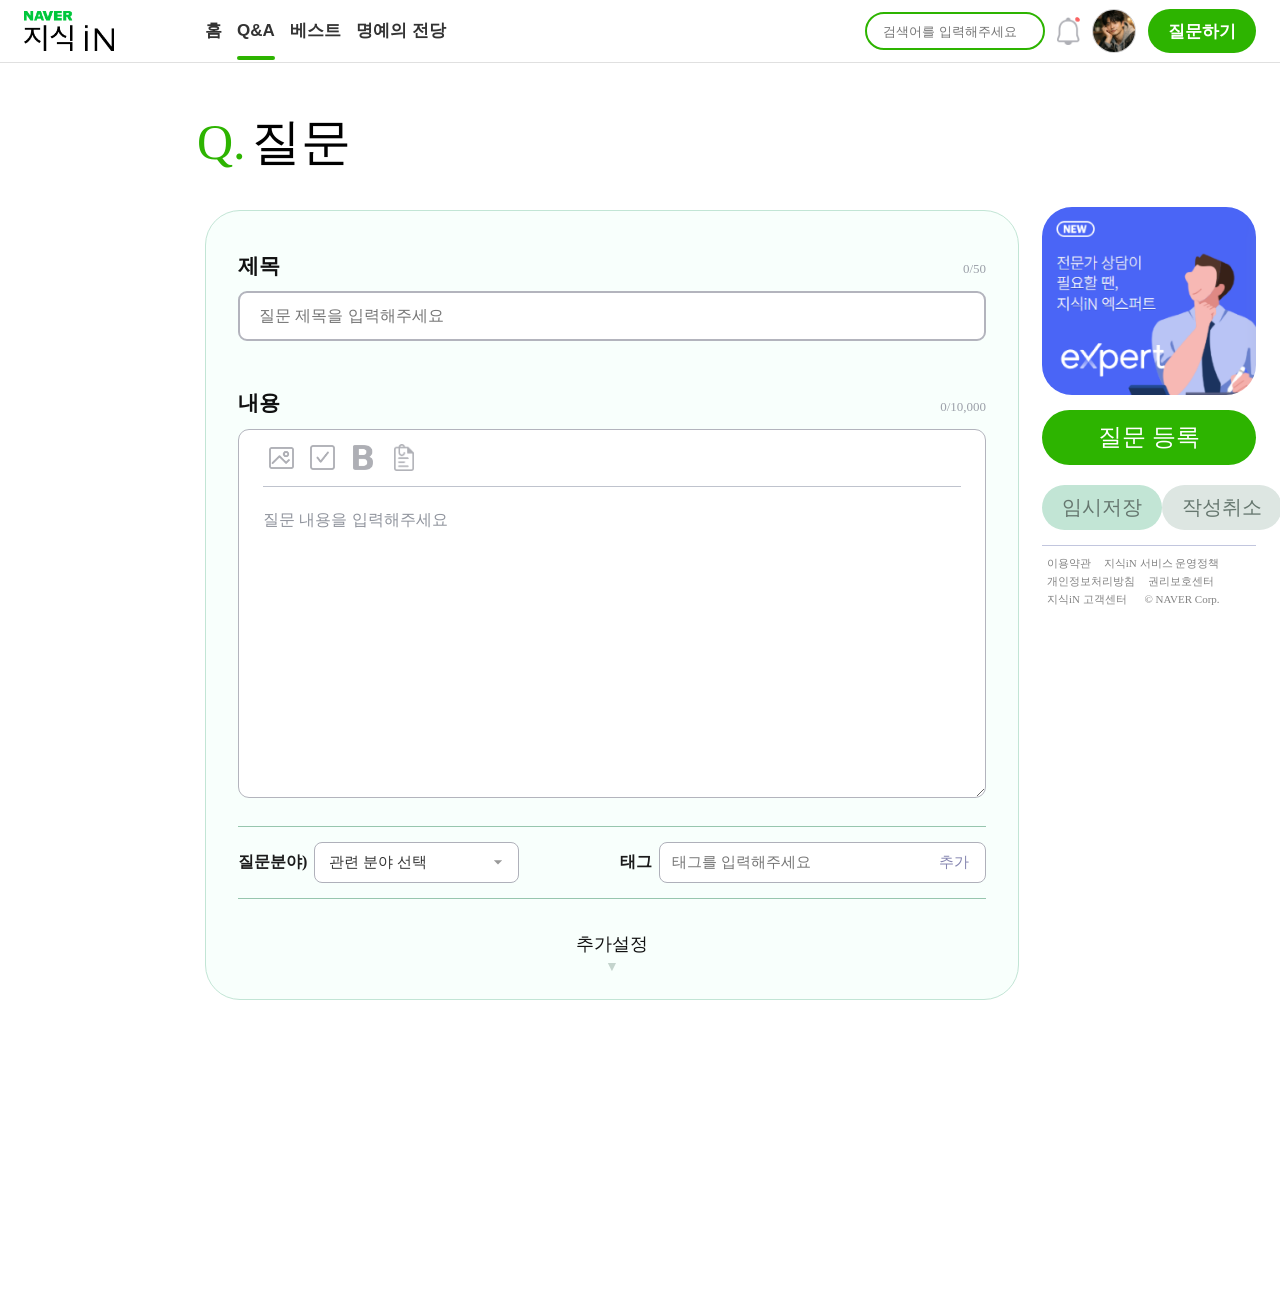
<file: 03upload.html>
<!DOCTYPE html>
<html lang="en">
<head>
    <meta charset="UTF-8">
    <meta name="viewport" content="width=device-width, initial-scale=1.0">
    <link rel="stylesheet" href="03upload.css?v=38">
    <link rel="stylesheet" href="layout-common.css?v=38">
    <script src="layout-common.js?v=32" defer></script>
    <title>지식iN QnA 상세</title>
</head>

<body class="kin-subpage kin-upload">
    <div class="container">
    <header class="header">
    <div class="header-inner">
        <h1 class="logo">
            <a href="01main.html" aria-label="지식iN 홈으로 이동">
                <img src="img/00지식인 로고.png" width="100" height="auto" alt="NAVER 지식iN">
            </a>
        </h1>

        <nav class="gnb">
        <home href="#">홈</home>
        <qna href="#" class="active">Q&A</qna>
        <best href="#">베스트</best>
        <HOF href="#">명예의 전당</HOF>
        </nav>
        <div class="header-right"> <!-- 상단 바 오른쪽 (검색,알림,마이,질문) -->
        <input type="text" placeholder="검색어를 입력해주세요" class="search-bar">
        
        <div class="alarm">
            <img class="bell" src="img/04알림3.png" width="35px" height="43px" alt="alarm">
        </div>
        
        <div class="user-profile">
            <img class="user" src="img/20_사용자프사.png" width="48" height="48" radius="50%" alt="user">
        </div>
        <a class="btn-ask" href="03upload.html">질문하기</a>
        </div>
    </div>
    </header>

    <div class="content-wrapper">
    <aside class="side-left">
    </aside>


    <!-- 중앙 메인 콘텐츠 -->

    <main class="main-content">
        <div class="container_m">

            <h1 class="main-title"><span class="q-mark">Q.</span>질문</h1>



            <!-- 카드 (질문작성) -->
    <article class="question-card upload-compose-card">
        <!-- 제목: 작성 전에는 빈 입력란만 보입니다. -->
        <header class="card-top">
            <div class="top1">
                <h2 id="upload-title-label">제목</h2>
                <p class="input-counter" id="title-counter">0/50</p>
            </div>
            <div class="input-title">
                <input id="upload-title" type="text" class="title" maxlength="50"
                       placeholder="질문 제목을 입력해주세요" aria-labelledby="upload-title-label">
            </div>
        </header>

        <section class="card-mid">
            <div class="top1">
                <h2 id="upload-content-label">내용</h2>
                <p class="input-counter" id="content-counter">0/10,000</p>
            </div>
            <div class="content-wrap">
                <div class="content-top" role="toolbar" aria-label="질문 내용 편집 도구">
                    <div class="upload-toolbar-icons">
                        <button type="button" class="upload-tool" id="insert-image" title="이미지 첨부" aria-label="이미지 첨부">
                            <img src="img/10_이미지1.png" alt="">
                        </button>
                        <button type="button" class="upload-tool" id="insert-bullet" title="글머리 기호 목록 (Enter로 계속, 빈 항목에서 Enter로 해제)" aria-pressed="false" aria-label="글머리 기호 목록 토글">
                            <img src="img/11_글머리기호1.png" alt="">
                        </button>
                        <button type="button" class="upload-tool" id="insert-bold" title="글자 굵게 표시 (Ctrl+B)" aria-pressed="false" aria-label="글자 굵게 표시">
                            <img src="img/12_텍스트굵게1.png" alt="">
                        </button>
                        <button type="button" class="upload-tool" id="insert-file" title="파일 첨부" aria-label="파일 첨부">
                            <img src="img/13_파일첨부1.png" alt="">
                        </button>
                    </div>
                    <input class="upload-asset-input" type="file" id="upload-image-input" accept="image/*" hidden>
                    <input class="upload-asset-input" type="file" id="upload-file-input" hidden>
                </div>
                <div class="textarea-content">
                    <div id="upload-content" class="content upload-rich-editor" contenteditable="true"
                         role="textbox" aria-multiline="true" aria-labelledby="upload-content-label"
                         data-placeholder="질문 내용을 입력해주세요" data-empty="true"></div>
                </div>
            </div>
            <div id="upload-attachments" class="upload-attachments" aria-live="polite" hidden></div>
        </section>

        <!-- 추가 버튼을 누르기 전에는 태그 칩이 나타나지 않습니다. -->
        <div id="tag-container" class="upload-tag-list" aria-label="등록한 태그" aria-live="polite" hidden></div>

        <div class="bottom1 upload-metadata-row">
            <div class="bottom1-L">
                <label class="upload-meta-label" for="category">질문분야)</label>
                <div class="select-box">
                    <select id="category" name="category">
                        <option value="" selected>관련 분야 선택</option>
                        <option value="academic">전문지식 / 학문</option>
                        <option value="tech">IT / 테크</option>
                        <option value="lifestyle">라이프 / 건강</option>
                        <option value="culture">컬처 / 취미</option>
                        <option value="community">고민 / 커뮤니티</option>
                    </select>
                </div>
            </div>
            <div class="bottom1-R">
                <label class="label-text upload-meta-label" for="tag-input">태그</label>
                <div class="tag-input-box">
                    <input type="text" id="tag-input" maxlength="30" placeholder="태그를 입력해주세요" title="태그에 공백은 사용할 수 없습니다. 단어 구분은 밑줄(_)을 사용하세요" autocomplete="off">
                    <button type="button" id="add-tag-btn">추가</button>
                </div>
            </div>
        </div>

        <!-- 시안처럼 추가설정은 처음 접혀 있으며 아래쪽에서 펼칩니다. -->
        <div class="expand-section">
            <input type="checkbox" id="expand-trigger" aria-controls="upload-extra-settings">
            <div class="expand-target" id="upload-extra-settings">
                <div class="expand-inner">
                <div class="setting-row upload-private-row">
                    <label class="setting-label" for="upload-expert">1:1 질문</label>
                    <div class="setting-content upload-expert-content">
                        <select id="upload-expert" class="expert-select">
                            <option value="" selected>답변자 선택하기</option>
                        </select>
                        <span class="info-text">답변자가 반려하기 전까지는 1:1 질문이 유지됩니다.</span>
                    </div>
                </div>

                <div class="setting-row upload-privacy-row">
                    <div class="setting-label" id="upload-privacy-label">공개설정</div>
                    <div class="setting-content toggle-group" role="group" aria-labelledby="upload-privacy-label">
                        <div class="privacy-switches">
                        <div class="toggle-item">
                            <span class="toggle-name">질문자 별명</span>
                            <label class="switch"><input type="checkbox" data-on="공개" data-off="비공개" checked aria-label="질문자 별명 공개"><span class="slider"></span></label>
                            <span class="status-text">공개</span>
                        </div>
                        <div class="toggle-item">
                            <span class="toggle-name">미성년자 열람</span>
                            <label class="switch"><input type="checkbox" data-on="허용" data-off="비허용" checked aria-label="미성년자 열람 허용"><span class="slider"></span></label>
                            <span class="status-text">허용</span>
                        </div>
                        <div class="toggle-item">
                            <span class="toggle-name">외부검색</span>
                            <label class="switch"><input type="checkbox" data-on="허용" data-off="비허용" checked aria-label="외부검색 허용"><span class="slider"></span></label>
                            <span class="status-text">허용</span>
                        </div>
                        <div class="toggle-item">
                            <span class="toggle-name">만 14세 미만<br>답변 참여</span>
                            <label class="switch"><input type="checkbox" data-on="허용" data-off="비허용" checked aria-label="만 14세 미만 답변 참여 허용"><span class="slider"></span></label>
                            <span class="status-text">허용</span>
                        </div>
                        </div>
                        <div class="toggle-item reservation">
                            <div class="reservation-controls">
                                <div class="switch-box">
                                    <span class="toggle-name">업로드 예약</span>
                                    <label class="switch"><input type="checkbox" id="reserve-upload" data-on="설정" data-off="미설정" aria-label="업로드 예약 설정"><span class="slider"></span></label>
                                    <span class="status-text">미설정</span>
                                </div>
                                <div class="time-picker-container" role="group" aria-label="예약 날짜 및 시간">
                                    <div class="reserve-date-field is-empty">
                                        <input type="date" class="reserve-date-input" id="upload-reserve-date"
                                               lang="ko-KR" aria-label="업로드 예약 날짜 (년 월 일)" title="년 월 일" disabled>
                                        <span class="reserve-date-hint" aria-hidden="true">년 · 월 · 일</span>
                                    </div>
                                    <div class="reserve-clock-field" role="group" aria-label="예약 시각 (오전 오후, 시, 분)">
                                        <select id="upload-reserve-period" class="reserve-time-part reserve-period" aria-label="오전 또는 오후" disabled>
                                            <option value="AM">오전</option><option value="PM" selected>오후</option>
                                        </select>
                                        <select id="upload-reserve-hour" class="reserve-time-part reserve-hour" aria-label="시" disabled></select>
                                        <span aria-hidden="true" class="reserve-colon">:</span>
                                        <select id="upload-reserve-minute" class="reserve-time-part reserve-minute" aria-label="분" disabled></select>
                                    </div>
                                </div>
                            </div>
                        </div>
                    </div>
                </div>
                </div>
            </div>
            <label for="expand-trigger" class="expand-btn" role="button" tabindex="0" aria-controls="upload-extra-settings">
                <span class="expand-label">추가설정</span><span class="arrow" aria-hidden="true">▼</span>
            </label>
        </div>
    </article>



    </main>

    <!-- 중앙 메인 콘텐츠 끝 -->



    <!-- 오른쪽 사이드바 -->
    <aside class="side-right">
    
    <div class="sticky-side-box">
        <div class="ad-banner">
            <img src="img/36_지식인_광고.png" width="240px">
        </div>
        <button class="btn-main-submit">질문 등록</button>

        <div class="btn-under">
            <div class="underL">
                <button class="btn-save1">임시저장</button>
            </div>
            <div class="underR">
                <button class="btn-cancel">작성취소</button>
            </div>
        </div>

        <!-- 푸터 -->
    <div class="footer">
        <div class="footer-inner">
        <div class="footer-1">
            <span>이용약관</span>
            <span>지식iN 서비스 운영정책</span>
        </div>
        <div class="footer-2">
            <span>개인정보처리방침</span>
            <span>권리보호센터</span>
        </div>
        <div class="footer-3">
            <span>지식iN 고객센터</span>
            <span><span>&copy; NAVER Corp.</span></span>
        </div>
        </div>
    </div>
    </div>
        
    </aside>
    </div>
</div>
<script src="03upload.js?v=38"></script>
</body>
</html>
</file>
<file: 01main.css>
/* 전체 레이아웃 세팅 */
.container {
    width: 100%;
    height: 100vh;
    display: flex;
    flex-direction: column;
    align-items: center;
    background-color: #ffffff;
}

.header {
    position: sticky;
    top: 0;
    width: 100%;
    /* height: 110px; */
    background: #fff;
    border-bottom: 1px solid #e0e0e0;
    z-index: 1000;
}

.header-inner {
    width: 100%; /* 시안에 맞춰 조정 */
    height: 100%;
    margin-left: 105px; 
    margin-right: 337px;
    display: flex;
    align-items: center;
}


.logo {
    margin-right: 112px;
    /* font-size: 22px; */
}


.gnb {
    font-size: 20px;
    font-weight: 600;
    color: #333;
    text-decoration: none;
    
}

.gnb home, .gnb qna, .gnb best, .gnb HOF {
    margin-inline: 20px;
}



.gnb home{
    border-bottom: #2DB400 4px solid;
    padding-bottom: 32px;
}


.header-right {
    margin-left: auto;
    margin-right: 337px;
    display: flex;
    align-items: right;
}

.search-bar {
    width: 257px;
    height: 35px;
    border: 3px solid;
    border-color: #2DB400;
    border-radius: 20px;
    text-align: left;
    padding-left: 20px;
}


.bell {
    /* width: 37px; */
    height: 43px;
    /* background-color: #fff3f3; */
    border-radius: 4px;
    margin-left: 39px;
    /*margin-right: 20px;*/
}

.user {
    width: 48px;
    height: 48px;
    border-radius: 50%;
    background-color: #ccc;
    margin-left: 26px;
    border: 1px solid #CECECE;
    /* margin-right: 10px; */
}

.btn-ask {
    padding: 10px auto;
    background-color: #2DB400;
    color: #fff;
    height: 48px;
    width: 131px;
    border-radius: 24px;
    font-size: 20px;
    margin-left: 26px;
    border: none;
}
/* 커서 올리면 색깔 바뀌게 */
.btn-ask:hover {
    background-color: #30c000;
    color: #fff;
    border: #30c000 2px solid;
}  
/* 부드럽게 전환하는 효과 */
.btn-ask {
    transition: background-color 0.2s, color 0.2s, border 1s;
}


.content-wrapper {
    display: flex;
  /* justify-content: center;  <-- 이 줄을 삭제하거나 주석 처리하세요 */
    
    width: 100%;             /* 전체 너비 사용 */
    padding-left: 105px;     /* 맨 왼쪽 여백 (측정값) */
    gap: 48px;               /* 좌측 메뉴와 메인 컨텐츠 사이 간격 (측정값) */
    
    margin: 0;               /* 중앙 정렬 해제 */
    padding-top: 90px;
}

.side-left {
    width: 183px;   /*좌측 메뉴 너미 (측정값)*/
    height: fit-content;  /* 내용물만큼 차지함 (스티기 필수) */
    background-color: #fff;
    border: 1px solid #E3E4ED;
    border-radius: 20px;
    flex-shrink: 0;

    /*스크롤 시 따라오게*/
    position: sticky;
    top: 190px;
    padding: 10px 0; /* 위 아래 살짝 여백주기 */

}

.category-list {
    list-style: none;
    padding-inline: 1px;
    margin: 10px;
}

.category-list li {
    padding: 10px;
    font-size: 15px;
    font-weight: 450;
    color: #333;
    cursor: pointer;
    border-radius: 8px;
    border: #F5F5FF 2px solid;
    margin-bottom: 5px;
}
/* 활성화된 카테고리 리스트 */
.category-list li.active {
    background-color: #2DB400;
    color: #fff;
    font-weight: 500;
    border: #2DB400 2px solid;
}
/* 커서 올리면 색깔 바뀌게 */
.category-list li .active, .category-list li:hover {
    background-color: #30c000;
    color: #fff;
    font-weight: 500;
    border: #30c000 2px solid;
}  
/* 부드럽게 전환하는 효과 */
.category-list li {
    transition: background-color 0.2s, color 0.2s, border 0.2s;
}



.main-content {
    width: 928px;   /* 메인 컨텐츠 너비 (측정값) */
    flex-shrink: 0;
}

.tab-menu {
    margin-right: 25px;
}

.tab-menu button{
    /* display: flex; */
    gap: 10px; /* 탭 메뉴 간격 */
    font-size: 35px;
    padding: 15px;
    padding-inline: 20px;
    background-color: #fff;
    color: #A4A6B1;
    border: none;
    margin-bottom: 20px; /* 탭 메뉴와 카드 사이 간격 (측정값) */
    font-weight: 500;
}

.tab-menu button.active {
    border-bottom: #2DB400 4px solid; /* 활성화된 탭의 밑줄 스타일 */
    color: #000;
    font-weight: 500;
}


/* 커서 올리면 색깔 바뀌게 */
.tab-menu button:hover, .tab-menu button:active {
    border-bottom: #30c000 4px solid;
    color: #000;
    font-weight: 500;
}  
/* 부드럽게 전환하는 효과 */
.tab-menu button {
    transition: background-color 0.2s, color 0.2s, border 0.08s;
}


/* 초록바 (보기옵션 및 필터) */
.greenbar {
    display : flex;
    width: 970px;
    height: 22px;
    border-radius: 30px;
    padding: 20px;
    padding-left: 30px;
    background-color: #EBF6F1;
    align-items: center;
    justify-content: space-between; /* 여백 중앙에 */
    margin-bottom: 20px; /* 초록바와 카드 사이 간격 (측정값) */
    align-items: center;
}

.greenbar .view-filter {
    display: flex;
    gap: 20px; /* 보기옵션과 필터 사이 간격 */
}




.side-right {
    width: 337px;   /* 우측 메뉴 너비 (측정값) */
    margin-left: 78px; /* 메인 컨텐츠와 우측 메뉴 사이 간격 (측정값) */
    flex-shrink: 0;

    /* 스티키 설정 */
    position: -webkit-sticky; /* 사파리 대응 */
    position: sticky;
    top: 190px;              /* 헤더 높이만큼 띄워주기 */
    
    /* 중요: 우측 사이드바가 부모의 높이를 다 쓰게 함 */
    height: fit-content;     
    align-self: flex-start;  /* 부모가 flex일 때 높이가 늘어나는 것 방지 */
}




/* 카드 UI 디자인 */

/* [Top] 상단 한 줄 배치 */


/* 1. 이미지 크기 고정 (가장 중요!) */
.plane {
    width: 56px !important;  /* 시안 크기 */
    height: 56px !important;
    border-radius: 50%;
    object-fit: cover;
    flex-shrink: 0; /* 중요: 공간이 부족해도 작아지지 않음 */
}

/* 2. 상단 레이아웃 */
.card-header-top {
    display: flex;
    justify-content: space-between;
    align-items: center;
    margin-bottom: 15px;
}

.user-info-group {
    display: flex;
    align-items: center;
    gap: 15px;
}

.name-tag-stack {
    display: flex;
    flex-direction: column;
    gap: 3px;
}

.category-tag {
    font-size: 25px;
    color: #000000;
    font-weight: 600;
}

.username {
    font-size: 16px;
    font-weight: 550;
}

.top-icons {
    margin-right: 30px;
    gap: 10px;
}

.top-icons .bookmark, .share, .more {
    margin-inline-end: 20px;
}

/* 3. 본문 및 하단 정렬 (들여쓰기 라인 맞추기) */
.card-body-middle {
    /* 프사(56px) + 간격(15px) = 71px 정도 띄우면 시안과 비슷해집니다 */
    padding-left: 68px; 
    margin-bottom: 25px;
}

.q-title {
    font-size: 20px;
    font-weight: 600;
    display: flex;
    align-items: center;
    margin-bottom: -7px;
}

.greenq {
    font-size: 22px;
    font-weight: 700;
    color: #2DB400;
    padding-right: 8px;
}

.content {
    padding-right: 28px;
    line-height: 1.6;
    font-size: 17px;
    color: #333;
    word-break: keep-all;
}

/* [Bottom] 푸터 정렬 및 숫자 아래 배치 */
.card-body-middle, 
.card-footer-bottom {
    
    padding-left: 68px; /* 본문 라인과 일치 */
}

.card-footer-bottom {
    display: flex;
    justify-content: space-between;
    align-items: flex-end;
    margin-top: 20px;
    margin-bottom: 4px;
}

.info-group {
    margin-bottom: 45px;
    font-size: 14px;
    color: #70727a;
}

.interactions {
    display: flex;
    gap: 8px;
    margin-right: 30px;
}

/*아이콘 아래 숫자 정렬*/
.react-btn {
    display: flex;
    flex-direction: column; /* 아이콘 아래 숫자! */
    align-items: center;
    background: none;
    border: none;
    cursor: pointer;
    gap: 4px;
}

.react {
    width: 38px;
    height: 38px;
}

.count {
    font-size: 15px;
    color: #888;
    font-weight: 500;
}
.views {
    margin-left: 20px;
}

.question-card {
    width: 928px;
    height: auto;
    padding: 15px;
    padding-top: 25px;
    padding-left: 40px;
    padding-right: 40px;
    border: #EEEEFC 1px solid;
    border-radius: 35px;
    margin-bottom: 15px;
}

.q-desc {
    margin-right: 30px;;
}

/* 여행지 사진 */
.mountain {
    width: 820px;
    height: auto;
    margin-left: 68px;
    border-radius: 15px;
}

/* 건담 사진 */ 
.photo-grid {
    display: grid;
    /* 핵심: 동일한 너비의 컬럼 2개 생성 */
    grid-template-columns: repeat(2, 1fr); 
    
    /* 사진 사이의 간격 (시안에 맞춰 조절) */
    gap: 12px; 
    
    /* 본문 들여쓰기 라인과 맞춤 (기존 padding-left 값과 동일하게) */
    padding-left: 71px; 
    padding-right: 40px;
    
    /* 위아래 여백 */
    margin-top: 15px;
    margin-bottom: 20px;
    
    /* 카드의 오른쪽 padding을 넘지 않도록 너비 조절 */
    max-width: calc(100% - 71px); 
}

/* 그리드 안의 개별 이미지 스타일 */
.photo-grid img {
    width: 100%;       /* 부모 그리드 셀 너비에 맞춤 */
    height: auto;      /* 비율 유지 */
    
    /* 중요: 사진 비율을 고정하고 싶다면 (예: 4:3) */
    aspect-ratio: 16 / 9; /* 원하는 가로:세로 비율로 고정 (예: 16:9) */
    object-fit: cover;    /* 이미지가 찌그러지지 않고 비율대로 꽉 차게 자름 */
    
    border-radius: 12px; /* 시안처럼 둥근 모서리 */
    border: 1px solid #f0f0f0; /* 미세한 테두리 (선택사항) */
    
    transition: transform 0.2s; /* 호버 효과용 */
}

/* 분야별 고수 */

.expert-section {
    width: 928px;
    height: 430px;
    padding: 15px;
    padding-top: 25px;
    padding-left: 40px;
    padding-right: 40px;
    background: linear-gradient(180deg, #7858FF 20%, #9279FF 100%);
    border: #EEEEFC 1px solid;
    border-radius: 35px;
    margin-bottom: 15px;
}

.expert-section h3 {
    text-align: center;
    color: #fff;
    font-size: 50px;
    margin-top: 10px;
}




/* 우측 메뉴바 */

.notice-box {
    background: #2DB400;
    width: 210px;
    height: 20px;
    border-radius: 40px;
    padding: 15px;
    margin-bottom: 15px;
    font-size: 18px;
    color: #fff;
    display: flex;
    align-items: center;
    justify-content: center;
}

.my {
    color: #fff;
    font-size: 18px;
    background: none;
    font-weight: 500;
    padding-right: 20px;
    border: none;
}

.w-line {
    width: 1px;
    height: 130%;
    background-color: #fff;
}

.attancion {
    color: #fff;
    font-size: 18px;
    background: none;
    font-weight: 500;
    padding-left: 20px;
    border: none;
}

.tag-cloud {
    background: #FAFAFF;
    border: 1px solid #EEEEFC;
    border-radius: 20px;
    padding: 15px;
    margin-bottom: 15px;
    width: 210px;
    height: 150px;
}

.tag-cloud h4 {
    font-size: 22px;
    color: #333;
    font-weight: 500;
    margin-top: 0px;
    margin-bottom: 15px;
    text-align: center;
    border-bottom: #C2C6DE 3px solid;
    padding-bottom: 10px;
}

.tags {
    font-size: 12.5px;
    color: #8585B0;
}

.tag-line-1, .tag-line-2, .tag-line-3 {
    margin-top: 10px;
    margin-bottom: 15px;
    text-align: center;

}

.tag-line-1 span, .tag-line-2 span, .tag-line-3 span {
    background-color: #EEEEFC;
    padding: 4px 7px;
    border-radius: 15px;
    margin-top: 13px;
    margin-bottom: 13px;
    margin-inline: 2px;
}

.ad {
    width: 240px;
    height: 260px;
    border-radius: 20px;
}

.footer {
    width: 240px;
    color: #828282;
    font-size: 11px;
    font-weight: 400;
    padding-top: 10px;
}

.footer-inner {
    justify-content: space-between;
    align-items: center;
    gap: 5px;
    width: 240px;
    place-items: center; /* 수직 및 수평 중앙 정렬 */
}

.footer-1 span, .footer-2 span, .footer-3 span {
    margin-inline: 5px;
}

.footer-2, .footer-3 { 
    margin-top: 3px;
}

/* ================================================================
   메인 페이지 개선: 데스크톱 중앙 정렬, 반응형 레이아웃, 게임 고수 포디움
   기존 컬러 / 카드 UI를 유지하면서, 예전 고정 너비만 덮어씁니다.
   ================================================================ */
:root {
    --main-layout-max: 1447px;
    --main-layout-gutter: 24px;
}

*, *::before, *::after { box-sizing: border-box; }
html { scroll-behavior: smooth; }
body { margin: 0; min-width: 320px; font-family: Arial, "Malgun Gothic", "Apple SD Gothic Neo", sans-serif; }
img { max-width: 100%; }

.container {
    width: 100%;
    height: auto;
    min-height: 100vh;
    align-items: stretch;
}

/* 헤더와 본문을 같은 최대 너비의 중앙 축으로 맞춥니다. */
.header-inner {
    width: min(calc(100% - var(--main-layout-gutter) * 2), var(--main-layout-max));
    min-height: 108px;
    margin-inline: auto;
    padding: 0;
    display: flex;
    align-items: center;
    gap: clamp(24px, 3.2vw, 55px);
}
.logo {
    margin: 0;
    flex: 0 0 auto;
    line-height: 0;
}
.logo img { width: 100px; height: auto; }
.gnb {
    display: flex;
    align-items: center;
    gap: clamp(13px, 1.9vw, 32px);
    white-space: nowrap;
    font-size: 19px;
    flex: 0 0 auto;
    align-self: stretch;
}
.gnb home, .gnb qna, .gnb best, .gnb HOF {
    display: inline-flex;
    margin: 0;
    align-items: center;
    border-bottom: 4px solid transparent;
    padding-top: 4px;
}
.gnb home { border-bottom-color: #2DB400; padding-bottom: 0; }
.header-right {
    display: flex;
    align-items: center;
    gap: clamp(11px, 1.5vw, 24px);
    margin: 0 0 0 auto;
    min-width: 0;
}
.search-bar {
    width: clamp(155px, 15vw, 257px);
    min-width: 0;
    height: 38px;
    border-width: 2px;
    flex: 1 1 auto;
}
.alarm, .user-profile { line-height: 0; flex: 0 0 auto; }
.bell { width: 32px; height: auto; margin: 0; }
.user { width: 44px; height: 44px; margin: 0; object-fit: cover; }
.btn-ask {
    flex: 0 0 auto;
    width: auto;
    min-width: 108px;
    height: 44px;
    margin: 0;
    padding: 0 16px;
    font-size: 17px;
    cursor: pointer;
}

.content-wrapper {
    width: min(calc(100% - var(--main-layout-gutter) * 2), var(--main-layout-max));
    max-width: var(--main-layout-max);
    display: grid;
    grid-template-columns: minmax(156px, 183px) minmax(0, 1fr) 240px;
    align-items: start;
    gap: 48px;
    margin-inline: auto;
    padding: 70px 0 90px;
}
.side-left, .side-right {
    min-width: 0;
    width: 100%;
    margin: 0;
    position: sticky;
    top: 134px;
    align-self: start;
    height: fit-content;
}
.main-content { min-width: 0; width: 100%; }
.tab-menu { margin-right: 0; }
.tab-menu button { font-size: clamp(24px, 2.1vw, 35px); }
.greenbar {
    width: 100%;
    height: auto;
    min-height: 62px;
    padding: 12px 26px;
}
.question-card {
    width: 100%;
    max-width: 100%;
    height: auto;
    padding: 25px clamp(18px, 3vw, 40px) 15px;
}
.card-header-top { gap: 12px; }
.user-info-group, .name-tag-stack { min-width: 0; }
.top-icons { display: flex; align-items: center; gap: 14px; margin: 0; flex: 0 0 auto; }
.top-icons .bookmark, .top-icons .share, .top-icons .more { margin: 0; }
.card-body-middle, .card-footer-bottom { padding-left: 68px; }
.q-title { align-items: baseline; margin-bottom: 4px; }
.content { padding-right: 0; overflow-wrap: anywhere; }
.interactions { margin-right: 0; }
.info-group { margin-bottom: 35px; }
.picture { max-width: 100%; }
.mountain {
    display: block;
    width: calc(100% - 68px);
    max-width: calc(100% - 68px);
    height: auto;
    margin-left: 68px;
}
.photo-grid {
    width: 100%;
    max-width: 100%;
    padding-left: 68px;
    padding-right: 0;
}
.notice-box { width: 100%; height: 50px; padding: 10px 12px; }
.my, .attancion { font-size: 17px; }
.my { padding-right: 12px; }
.attancion { padding-left: 12px; }
.tag-cloud { width: 100%; height: auto; min-height: 160px; }
.tag-cloud h4 { font-size: 19px; }
.tag-line-1, .tag-line-2, .tag-line-3 { margin-block: 14px; white-space: nowrap; }
.tag-line-1 span, .tag-line-2 span, .tag-line-3 span { margin-inline: 0; padding: 4px; }
.ad { display: block; width: 100%; height: auto; }
.footer, .footer-inner { width: 100%; }

/* 포디움은 원본 PNG 1장 전체를 사용합니다 (clip-path / crop 없음).
   시상대만 10% 크게 표시하고, 프로필 및 텍스트는 기존 크기를 유지합니다. */
.expert-section {
    width: 100%;
    height: auto;
    min-height: 0;
    padding: 26px 22px 48px;
    border-radius: 35px;
    overflow: hidden;
    background: linear-gradient(180deg, #7453ff 5%, #8d73fa 100%);
}
.expert-section h3 {
    font-size: clamp(25px, 3.2vw, 50px);
    line-height: 1.2;
    font-weight: 750;
    text-align: center;
    color: #fff;
    margin: 0 0 13px;
}
.expert-rank {
    width: 95%;
    max-width: 880px;
    margin-inline: auto;
    position: relative;
    aspect-ratio: 880 / 530;
    container-type: inline-size;
}
.rank-entrant { position: absolute; inset: 0; }
.rank-entrant--first { z-index: 3; }
.rank-entrant--second { z-index: 1; }
.rank-entrant--third { z-index: 2; }
.podium-art {
    position: absolute;
    top: calc(50% - 8px);
    left: -5%;
    width: 110%;
    max-width: none; /* 전역 img max-width:100%가 시상대 확대를 막지 않도록 */
    height: auto;
    display: block;
    pointer-events: none;
    /* 비율 변경이나 부분 잘라내기 없이 원본 PNG 전체 표시 */
}
.rank-avatar {
    position: absolute;
    display: block;
    border-radius: 50%;
    object-fit: cover;
    aspect-ratio: 1;
}
.rank-entrant--first .rank-avatar { width: 29.1%; left: 35.45%; top: 0; }
.rank-entrant--second .rank-avatar { width: 20.7%; left: 4.8%; top: 23%; }
.rank-entrant--third .rank-avatar { width: 20.7%; left: 74.55%; top: 26%; }
.rank-copy {
    position: absolute;
    display: flex;
    flex-direction: column;
    align-items: center;
    justify-content: center;
    text-align: center;
    white-space: nowrap;
    color: #3d3d3d;
    line-height: 1.15;
}
.rank-entrant--first .rank-copy { top: 56%; left: 32%; width: 36%; }
.rank-entrant--second .rank-copy { top: 68.5%; left: 4.8%; width: 20.7%; }
.rank-entrant--third .rank-copy { top: 69.5%; left: 74.55%; width: 20.7%; }
.rank-category { font-size: 3.1cqw; line-height: 1.3; color: #777; margin-bottom: 1.3cqw; }
.rank-number { display: block; line-height: 1.06; font-weight: 800; }
.rank-name { display: block; margin-top: 1.7cqw; font-weight: 450; }
.rank-entrant--first .rank-number { font-size: 6.5cqw; color: #ffb000; }
.rank-entrant--second .rank-number { font-size: 5.1cqw; color: #9ca9ce; }
.rank-entrant--third .rank-number { font-size: 5.1cqw; color: #b38477; }
.rank-entrant--first .rank-name { font-size: 4cqw; }
.rank-entrant--second .rank-name, .rank-entrant--third .rank-name { font-size: 3.0cqw; }

/* 시상대 PNG / 게임 분야 텍스트 / 1·2·3위 숫자는 처음부터 계속 표시합니다.
   스크롤 진입 시 프로필 사진만 아래에서 올라오고, 닉네임은 제자리에서 Fade In.
   두 요소의 시작 시간과 지속 시간을 동일하게 맞추어 동기화합니다.
   1위 즉시 / 2위 0.45초 뒤 / 3위 0.90초 뒤. JS 없으면 전부 표시. */
html.js-expert-animation .expert-rank:not(.is-visible) .rank-avatar {
    opacity: 0;
    transform: translateY(50px);
    transition: none;
}
html.js-expert-animation .expert-rank:not(.is-visible) .rank-name {
    opacity: 0;
    transition: none;
}
html.js-expert-animation .expert-rank.is-visible .rank-avatar {
    opacity: 1;
    transform: translateY(0);
    transition: opacity 1.8s cubic-bezier(.22,.72,.18,1),
                transform 1.8s cubic-bezier(.22,.72,.18,1);
}
html.js-expert-animation .expert-rank.is-visible .rank-name {
    opacity: 1;
    transition: opacity 1.8s cubic-bezier(.22,.72,.18,1);
}
html.js-expert-animation .expert-rank.is-visible .rank-entrant--second .rank-avatar,
html.js-expert-animation .expert-rank.is-visible .rank-entrant--second .rank-name {
    transition-delay: .45s;
}
html.js-expert-animation .expert-rank.is-visible .rank-entrant--third .rank-avatar,
html.js-expert-animation .expert-rank.is-visible .rank-entrant--third .rank-name {
    transition-delay: .90s;
}

.btn-more {
    display: block;
    width: 100%;
    min-height: 58px;
    border: 0;
    border-radius: 999px;
    color: #393939;
    background: #eeeefe;
    font-size: clamp(19px, 2vw, 25px);
    cursor: pointer;
}
.btn-more:hover { background: #e1e1fc; }

/* 좁은 노트북: 비례를 줄이고 세 열을 유지합니다. */
@media (max-width: 1300px) {
    .content-wrapper { grid-template-columns: 162px minmax(0,1fr) 220px; gap: 24px; }
    .header-inner { min-height: 92px; gap: 24px; }
    .gnb { gap: 15px; font-size: 17px; }
    .header-right { gap: 12px; }
    .search-bar { width: 180px; }
    .category-tag { font-size: 21px; }
    .notice-box .my, .notice-box .attancion { font-size: 15px; }
    .tag-cloud h4 { font-size: 17px; }
    .tags { font-size: 11px; }
}

/* 태블릿: 메인 질문을 우선하고, 우측 정보는 메인 아래에 표시합니다. */
@media (max-width: 1020px) {
    .header-inner { flex-wrap: wrap; justify-content: space-between; row-gap: 0; padding-block: 13px; }
    .gnb { order: 3; width: 100%; min-height: 46px; justify-content: center; }
    .header-right { margin-left: auto; }
    .search-bar { width: clamp(165px, 24vw, 260px); }
    .content-wrapper { grid-template-columns: 160px minmax(0,1fr); gap: 24px; padding-top: var(--kin-top-gap); }
    .side-left { grid-column: 1; grid-row: 1 / span 2; }
    .main-content { grid-column: 2; grid-row: 1; }
    .side-right {
        grid-column: 2;
        grid-row: 2;
        position: static;
        display: grid;
        grid-template-columns: repeat(2, minmax(0, 1fr));
        gap: 15px;
    }
    .notice-box { grid-column: 1 / -1; margin: 0; }
    .tag-cloud { margin: 0; }
    .ad-banner { min-width: 0; }
    .ad { width: auto; max-height: 250px; }
    .footer { grid-column: 1 / -1; }
    .expert-rank { width: 95%; }
}

/* 휴대폰 / 소형 태블릿: 한 열과 가로 스크롤형 카테고리로 전환합니다. */
@media (max-width: 720px) {
    :root { --main-layout-gutter: 16px; }
    .header-inner { gap: 12px; min-height: 0; }
    .logo img { width: 84px; }
    .gnb { gap: clamp(10px, 4vw, 26px); font-size: 15px; overflow-x: auto; justify-content: flex-start; }
    .header-right { gap: 10px; flex: 1 1 auto; justify-content: flex-end; }
    .search-bar { width: min(100%, 190px); flex: 1 1 120px; }
    .user { width: 36px; height: 36px; }
    .bell { width: 25px; }
    .btn-ask { min-width: 74px; height: 36px; padding-inline: 10px; font-size: 14px; }
    .content-wrapper { display: flex; flex-direction: column; align-items: stretch; gap: 18px; padding-top: var(--kin-top-gap); }
    .side-left { width: 100%; position: static; border: 0; padding: 0; background: transparent; }
    .category-list { display: flex; gap: 7px; overflow-x: auto; margin: 0; padding: 0 0 7px; scrollbar-width: thin; }
    .category-list li { flex: 0 0 auto; white-space: nowrap; margin: 0; padding: 9px 11px; font-size: 13px; }
    .main-content { width: 100%; }
    .tab-menu button { font-size: 24px; padding: 10px 14px; margin-bottom: 10px; }
    .greenbar { min-height: 52px; padding: 8px 17px; }
    .question-card { border-radius: 24px; padding: 18px 17px 12px; }
    .plane { width: 43px !important; height: 43px !important; }
    .user-info-group { gap: 10px; }
    .category-tag { font-size: 17px; }
    .username { font-size: 12px; }
    .top-icons { gap: 7px; }
    .top-icons img { height: 20px; max-width: 20px; object-fit: contain; }
    .card-body-middle, .card-footer-bottom { padding-left: 0; }
    .card-body-middle { margin-bottom: 15px; }
    .q-title { font-size: 17px; }
    .greenq { font-size: 18px; }
    .content { font-size: 14px; line-height: 1.6; }
    .info-group { margin-bottom: 14px; font-size: 12px; }
    .interactions { gap: 3px; }
    .react { width: 28px; height: 28px; }
    .count { font-size: 12px; }
    .mountain { margin: 0; width: 100%; max-width: 100%; }
    .photo-grid { padding: 0; }
    .expert-section { padding: 24px 12px 30px; border-radius: 24px; }
    .expert-section h3 { font-size: clamp(24px, 6vw, 34px); }
    /* 포디움 확대로 양 끝이 잘리지 않도록 모바일에서 무대를 살짝 줄인 컨테이너 안에 배치 */
    .expert-rank { width: 90%; }
    .side-right { display: grid; grid-template-columns: 1fr 1fr; gap: 12px; }
}

@media (max-width: 440px) {
    .header-inner { justify-content: flex-start; }
    .logo img { width: 73px; }
    .header-right { gap: 7px; }
    .search-bar { width: 80px; min-width: 60px; height: 32px; padding-left: 8px; font-size: 11px; }
    .bell { width: 21px; }
    .user { width: 30px; height: 30px; }
    .btn-ask { min-width: 64px; height: 32px; padding: 0 8px; font-size: 12px; }
    .gnb { font-size: 14px; }
    .category-tag { font-size: 15px; }
    .top-icons { gap: 4px; }
    .top-icons img { height: 17px; max-width: 17px; }
    .card-footer-bottom { gap: 5px; }
    .views { margin-left: 8px; }
    .side-right { grid-template-columns: 1fr; }
    .notice-box, .footer { grid-column: 1; }
    .ad { width: 100%; max-height: 280px; object-fit: contain; object-position: left; }
}

@media (prefers-reduced-motion: reduce) {
    html { scroll-behavior: auto; }
    html.js-expert-animation .expert-rank .rank-avatar,
    html.js-expert-animation .expert-rank .rank-name {
        opacity: 1;
        transform: none;
        transition: none;
    }
}

/* 6차: 메인 페이지의 기존 이동 링크 복구 (파일 직접 실행도 지원) */
.btn-ask {
    display: inline-flex;
    justify-content: center;
    align-items: center;
    text-decoration: none;
    white-space: nowrap;
}
.question-card--linked { position: relative; }
.question-card--linked .card-detail-link {
    display: inline-flex;
    align-items: baseline;
    color: inherit;
    text-decoration: none;
}
/* 제목의 네이티브 링크를 카드 전체까지 확장합니다. */
.question-card--linked .card-detail-link::after {
    content: "";
    position: absolute;
    inset: 0;
    z-index: 1;
    border-radius: inherit;
}
.question-card--linked .card-detail-link:focus-visible::after {
    outline: 3px solid #2db400;
    outline-offset: 3px;
}
/* 원래 카드의 아이콘 버튼은 카드 이동 링크를 덮어 씌우지 않습니다. */
.question-card--linked .top-icons,
.question-card--linked .interactions { position: relative; z-index: 2; }
.question-card--linked:hover { cursor: pointer; }

/* =====================================================================
   19차: '게임' 분야 고수 섹션의 세로 길이를 노란 마크업 크기로 축소.
   무대 PNG는 자르거나 왜곡하지 않고, 프로필/텍스트/시상대를 같은
   .expert-rank 비율 안에서 함께 축소합니다. 등장 애니메이션은 유지.
   ===================================================================== */
.expert-section {
    padding-top: 24px;
    padding-bottom: 32px;
}
.expert-rank { width: 65%; }
@media (min-width: 721px) and (max-width: 1020px) {
    .expert-rank { width: 72%; }
}
@media (max-width: 720px) {
    .expert-section { padding-top: 20px; padding-bottom: 22px; }
    .expert-rank { width: 85%; }
}
</file>
<file: layout-common.css>
/* 세 페이지 공통: 헤더/본문 같은 가로축, 안정적인 스티키 간격 */
:root {
    --kin-layout-max: 1447px;
    --kin-gutter: 24px;
    --kin-top-gap: 70px;  /* 처음 화면에서 헤더와 양쪽 메뉴 사이 여백 */
    --kin-header-height: 108px;
    --kin-sticky-top: calc(var(--kin-header-height) + var(--kin-top-gap));
}
*, *::before, *::after { box-sizing: border-box; }
html { scroll-behavior: smooth; }
body { margin: 0; min-width: 320px; }
.container {
    width: 100%; height: auto; min-height: 100vh;
    display: flex; flex-direction: column; align-items: stretch;
}
.header {
    position: sticky; top: 0; z-index: 1000;
    flex: 0 0 auto; width: 100%;
    background: #fff; border-bottom: 1px solid #e0e0e0;
}
.header-inner {
    width: min(calc(100% - var(--kin-gutter) * 2), var(--kin-layout-max));
    height: auto; min-height: 108px;
    margin-inline: auto; padding: 0;
    display: flex; align-items: center;
    gap: clamp(24px, 3.2vw, 55px);
}
.logo {
    flex: 0 0 auto; margin: 0 !important; padding: 0;
    line-height: 0;
}
.logo img { display: block; width: 100px; height: auto; max-width: none; }
.gnb {
    display: flex; align-items: center; align-self: stretch;
    flex: 0 0 auto; gap: clamp(13px, 1.9vw, 32px);
    font-size: 19px; font-weight: 600; white-space: nowrap;
    color: #333;
}
/* 홈/Q&A 등 원본의 사용자 정의 태그를 그대로 사용합니다. */
.gnb > * {
    position: relative; display: inline-flex; align-items: center;
    align-self: stretch; flex: 0 0 auto;
    margin: 0 !important; padding: 0 !important;
    border: 0 !important;
    line-height: 1.4; cursor: pointer;
}
/* 선택된 탭의 초록선은 글자 바로 밑이 아니라 헤더 맨 아래 안쪽에 고정 */
.gnb > .active::after {
    content: ""; position: absolute;
    left: 0; right: 0; bottom: 2px;
    height: 4px; border-radius: 2px;
    background-color: #2db400;
}
.header-right {
    display: flex; align-items: center; flex: 0 1 auto;
    min-width: 0; margin: 0 0 0 auto;
    gap: clamp(11px, 1.5vw, 24px);
}
.search-bar {
    width: clamp(155px, 15vw, 257px); height: 38px;
    flex: 1 1 auto; min-width: 0;
    padding-left: 16px; border: 2px solid #2db400;
    border-radius: 20px;
}
.alarm, .user-profile { flex: 0 0 auto; line-height: 0; }
.bell { width: 32px; height: auto; margin: 0; }
.user { width: 44px; height: 44px; margin: 0; border-radius: 50%; object-fit: cover; }
.btn-ask {
    flex: 0 0 auto; width: auto; min-width: 108px;
    height: 44px; margin: 0; padding: 0 16px;
    border: 0; border-radius: 24px;
    color: white; background: #2db400;
    font-size: 17px;
}
/* main과 qna/upload의 본문 왼쪽 출발점을 로고의 왼쪽 출발점에 맞춤 */
.content-wrapper {
    width: min(calc(100% - var(--kin-gutter) * 2), var(--kin-layout-max));
    max-width: var(--kin-layout-max);
    margin-inline: auto; padding: var(--kin-top-gap) 0 90px;
    align-items: start;
}
.side-left, .side-right { top: var(--kin-sticky-top); }

/* 메인 외 페이지는 아직 고정폭 flex였으므로, 공통 좌/우 축이 맞도록 전환 */
body.kin-subpage .content-wrapper {
    display: grid;
    grid-template-columns: 183px minmax(0, 1fr) 240px;
    gap: 48px;
}
body.kin-subpage .main-content { width: 100%; min-width: 0; flex-shrink: 1; }
body.kin-subpage .side-left {
    width: 100%; margin: 0; position: sticky;
    align-self: start; height: fit-content;
}
body.kin-subpage .side-right { width: 100%; margin: 0; min-width: 0; }
body.kin-subpage .question-card { max-width: 100%; }
body.kin-qna .side-right { position: sticky; align-self: start; height: fit-content; }
/* 질문작성 페이지는 우측 박스만 sticky여야 전체 부모 높이를 참조할 수 있음 */
body.kin-upload .side-right { position: relative; top: auto; height: 100%; align-self: stretch; }
body.kin-upload .sticky-side-box { position: sticky; top: var(--kin-sticky-top); }

@media (max-width:1300px) {
    .header-inner { min-height: 92px; gap: 24px; }
    .gnb { gap: 15px; font-size: 17px; }
    .header-right { gap: 12px; }
    .search-bar { width: 180px; }
    body.kin-subpage .content-wrapper { grid-template-columns: 162px minmax(0,1fr) 220px; gap: 24px; }
}
@media (max-width:1020px) {
    :root { --kin-top-gap: 44px; }
    .header-inner {
        flex-wrap: wrap; justify-content: space-between;
        row-gap: 0; padding-block: 13px;
    }
    .gnb { order: 3; width: 100%; min-height: 46px; justify-content: center; }
    .header-right { margin-left: auto; }
    .search-bar { width: clamp(165px,24vw,260px); }
    body.kin-subpage .content-wrapper { grid-template-columns: 160px minmax(0,1fr); gap: 24px; }
    body.kin-subpage .side-left { grid-row: 1 / span 2; }
    body.kin-subpage .main-content { grid-column: 2; grid-row: 1; }
    body.kin-subpage .side-right { grid-column:2; grid-row:2; position:static; height:auto; }
    body.kin-upload .sticky-side-box { position:static; }
}
@media (max-width:720px) {
    :root { --kin-gutter: 16px; --kin-top-gap: 30px; }
    .header-inner { gap: 12px; min-height: 0; }
    .logo img { width: 84px; }
    .gnb { gap: clamp(10px, 4vw, 26px); font-size: 15px; justify-content: flex-start; overflow-x: auto; }
    .header-right { flex: 1 1 auto; gap: 10px; justify-content: flex-end; }
    .search-bar { width: min(100%,190px); flex: 1 1 120px; }
    .user { width: 36px; height:36px; }
    .bell { width:25px; }
    .btn-ask { min-width:74px; height:36px; padding-inline:10px; font-size:14px; }
    body.kin-subpage .content-wrapper { display: flex; flex-direction: column; align-items:stretch; gap:20px; }
    body.kin-subpage .main-content { width:100%; }
    body.kin-subpage .side-left { position: static; }
    body.kin-qna .side-left { width:100%; border:0; padding:0; }
    body.kin-qna .category-list { display:flex; gap:7px; overflow-x:auto; margin:0; padding:0 0 7px; }
    body.kin-qna .category-list li { flex:0 0 auto; margin:0; white-space:nowrap; }
    body.kin-subpage .side-right { width:100%; }
    body.kin-subpage .question-card { width:100%; padding-inline:clamp(14px,4vw,25px); }
    body.kin-subpage .content, body.kin-subpage .card-bottom { max-width:100%; }
    body.kin-qna .content { padding-inline:10px; }
    body.kin-qna .card-bottom { margin-inline:0; flex-wrap:wrap; gap:12px; }
    body.kin-qna .bottom-center { width:auto; flex-wrap:wrap; }
    body.kin-upload .bottom1 { margin-inline:0; gap:10px; flex-wrap:wrap; }
    body.kin-upload .content { width:100%; }
}
@media (max-width:440px) {
    .logo img { width:73px; }
    .header-right { gap:7px; }
    .search-bar { width:80px; min-width:60px; height:32px; padding-left:8px; font-size:11px; }
    .bell { width:21px; }
    .user { width:30px; height:30px; }
    .btn-ask { min-width:64px; height:32px; padding-inline:8px; font-size:12px; }
    .gnb { font-size:14px; }
}
@media (prefers-reduced-motion:reduce) { html { scroll-behavior:auto; } }

/* 나머지 두 페이지의 오래된 고정폭 블록이 좁은 화면에서 튀어나오지 않도록 보완 */
body.kin-qna .question-card,
body.kin-qna .question-card1,
body.kin-qna .question-card3,
body.kin-qna .greenbar-more,
body.kin-qna .ad-container,
body.kin-qna .AD-bottom {
    width: 100%; max-width: 100%;
}
body.kin-qna .AD-bottom img { display:block; width:100%; max-width:100%; height:auto; }
body.kin-qna .ad-content, body.kin-qna .content-right { min-width:0; }
body.kin-qna .ad-background, body.kin-qna .ad-overlay { max-width:100%; }
body.kin-qna .footer, body.kin-qna .footer-inner,
body.kin-upload .footer, body.kin-upload .footer-inner { max-width:100%; }
body.kin-upload .setting-content.toggle-group { flex-wrap: wrap; gap:20px; min-width:0; }
body.kin-upload .reservation-controls { flex-wrap:wrap; gap:16px; }
body.kin-upload .bottom1-R { flex-wrap:wrap; max-width:100%; }
body.kin-upload .tag-input-box { max-width:100%; }
body.kin-upload .tag-input-box input { min-width:0; max-width:100%; }

@media (max-width:720px) {
    body.kin-qna .main-title { font-size:clamp(26px,6vw,40px); }
    body.kin-qna .question-card1,
    body.kin-qna .question-card3 { padding-inline:clamp(14px,4vw,25px); }
    body.kin-qna .content1 { padding-inline:10px; }
    body.kin-qna .job { padding-left:10px; }
    body.kin-qna .ad-container { height:auto; min-height:210px; }
    body.kin-qna .ad-content { padding:14px; gap:12px; }
    body.kin-qna .content-left { flex: 0 0 auto; }
    body.kin-qna .content-left img { width:clamp(60px,24vw,110px); height:auto; max-height:130px; object-fit:contain; }
    body.kin-qna .content-right { margin:0; }
    body.kin-qna .main-title-ad { font-size:clamp(16px,4vw,22px); }
    body.kin-qna .ad-content p { overflow-wrap:anywhere; }
    body.kin-upload .setting-row { flex-wrap:wrap; gap:8px; }
    body.kin-upload .setting-content.toggle-group { width:100%; }
    body.kin-upload .tag-row { flex-wrap:wrap; }
    body.kin-upload .bottom1-L { flex-wrap:wrap; }
    body.kin-upload .main-title { font-size:clamp(30px,7vw,50px); }
}
body.kin-qna .greenbar {
    width:100%; max-width:100%; height:auto; min-height:62px;
    padding:12px clamp(12px,2vw,20px); gap:12px;
}
body.kin-qna .greenbar .right {
    flex:0 1 auto; min-width:0; padding-right:0; gap:10px; flex-wrap:wrap;
}
body.kin-qna .greenbar .left { padding-left:0; flex:0 0 auto; }
@media (max-width:1020px) {
    body.kin-upload .bottom1 { margin-inline:0; flex-wrap:wrap; gap:14px; }
    body.kin-upload .bottom1-R { flex: 1 1 250px; }
}
@media (max-width:720px) {
    body.kin-qna .greenbar { flex-wrap:wrap; }
    body.kin-qna .greenbar .right { justify-content:flex-start; }
    body.kin-qna .filter1, body.kin-qna .filter2 { font-size:14px; padding:8px 10px; height:auto; }
}
@media (max-width:720px) {
    body.kin-qna .top-row { flex-wrap:wrap; gap:10px; }
    body.kin-qna .top-icons { margin-right:0; gap:8px; max-width:100%; }
    body.kin-qna .top-icons img { max-width:32px; height:auto; }
}

/* ===============================================================
   7차 보완: 전체 페이지 우측 메뉴의 가로 정렬 및 Q&A 정보 밀도
   우측 메뉴의 바깥 오른쪽 끝을 상단 '질문하기' 버튼 끝에 맞춥니다.
   =============================================================== */

/* 우측 열의 너비를 자식 요소가 전부 활용하도록 통일 */
.side-right {
    min-width: 0;
}
.side-right > .notice-box,
.side-right > .tag-cloud,
.side-right > .SR-cloud,
.side-right > .ad-banner,
.side-right > .footer,
.side-right > .sticky-side-box,
.side-right .sticky-side-box > .ad-banner,
.side-right .sticky-side-box > .footer {
    width: 100%;
    max-width: 100%;
    margin-left: 0;
    margin-right: 0;
}
.side-right .footer-inner { width: 100%; max-width: 100%; }
.side-right .ad-banner img { display: block; max-width: 100%; height: auto; }

/* 세 페이지에서 공통으로 쓰는 '내 소식 / 공지사항' 녹색 메뉴 */
.side-right .notice-box {
    width: 100%;
    min-height: 48px;
    height: 48px;
    padding: 0 12px;
    display: flex;
    align-items: center;
    justify-content: center;
    gap: 0;
}
.side-right .notice-box .my,
.side-right .notice-box .attancion {
    flex: 1 1 0;
    min-width: 0;
    padding: 0 7px;
    margin: 0;
    white-space: nowrap;
    text-align: center;
    font-size: 17px;
    line-height: 1.25;
}
.side-right .notice-box .w-line {
    flex: 0 0 1px;
    width: 1px;
    height: 22px;
    align-self: center;
}

/* Q&A 상세 페이지의 검색결과 / 많이 본 Q&A */
body.kin-qna .SR-cloud {
    width: 100%;
    max-width: 100%;
    min-width: 0;
    padding: 16px;
    padding-bottom: 17px;
}
body.kin-qna .SR-top {
    min-width: 0;
    display: flex;
    align-items: center;
    justify-content: space-between;
    gap: 6px;
    height: auto;
    min-height: 34px;
    padding-bottom: 8px;
    margin-bottom: 14px;
}
body.kin-qna .SR-top .Results,
body.kin-qna .SR-top .QnA {
    flex: 1 1 auto;
    min-width: 0;
    margin: 0;
    font-size: 17px;
    line-height: 1.35;
    white-space: nowrap;
}
body.kin-qna .SR-top .see-all,
body.kin-qna .SR-top .date-av {
    flex: 0 0 auto;
    margin: 0;
    padding: 0;
    white-space: nowrap;
    font-size: 11px;
    line-height: 1.35;
}
body.kin-qna .SR {
    min-width: 0;
    margin-top: 0;
    font-size: 13px; /* 페이지 번호와 동일한 글자 크기 */
    line-height: 1.45;
}
body.kin-qna .SR-inner,
body.kin-qna .SR .result1,
body.kin-qna .SR .result-title { min-width: 0; }
body.kin-qna .SR .result-title {
    font-size: 14px;
    font-weight: 600;
    line-height: 1.4;
}
body.kin-qna .SR .result-title p,
body.kin-qna .SR .result1 > p {
    display: -webkit-box;
    -webkit-box-orient: vertical;
    -webkit-line-clamp: 2;
    line-clamp: 2;
    overflow: hidden;
    max-height: 2.9em;
    overflow-wrap: anywhere;
    word-break: keep-all;
    margin-top: 6px;
    margin-bottom: 6px;
}
body.kin-qna .SR .result-title p { max-height: 2.8em; }
body.kin-qna .SR .result-bottom {
    align-items: center;
    gap: 11px;
    min-width: 0;
    padding-bottom: 8px;
}
body.kin-qna .SR .result-bottom .Ans { font-size: 13px; flex: 0 0 auto; white-space: nowrap; }
body.kin-qna .SR .result-bottom .date { font-size: 12px; padding-top: 0; white-space: nowrap; }

/* 기존 세 번째 항목은 삭제하지 않고 보존하되, 화면에는 2개씩만 표시 */
body.kin-qna .SR-inner > .result1:nth-child(n + 3) { display: none; }

/* Q&A 답변 수와 정렬 필터: 마크업의 낮고 넓은 연녹색 바 */
body.kin-qna .greenbar {
    box-sizing: border-box;
    width: 100%;
    max-width: 100%;
    height: 96px;
    min-height: 96px;
    padding: 12px 18px;
    border-radius: 32px;
    display: flex;
    align-items: center;
    justify-content: space-between;
    gap: 12px;
}
body.kin-qna .greenbar .left {
    flex: 0 1 auto;
    min-width: 0;
    padding: 0;
    font-size: 30px;
}
body.kin-qna .greenbar .left h3 {
    margin: 0;
    font-size: 30px;
    line-height: 1.25;
    font-weight: 650;
    white-space: nowrap;
}
body.kin-qna .greenbar .right {
    flex: 0 0 auto;
    display: flex;
    align-items: center;
    justify-content: flex-end;
    flex-wrap: nowrap;
    gap: 12px;
    padding: 0;
}
body.kin-qna .greenbar .filter1,
body.kin-qna .greenbar .filter2 {
    box-sizing: border-box;
    flex: 0 0 auto;
    width: 110px;
    height: 42px;
    padding: 0;
    margin: 0;
    display: flex;
    align-items: center;
    justify-content: center;
    border-radius: 16px;
    font-size: 17px;
    line-height: 1;
    white-space: nowrap;
}
body.kin-qna .greenbar .filter2 { width: 120px; }
body.kin-qna .greenbar .filter1 p,
body.kin-qna .greenbar .filter2 p { margin: 0; line-height: 1.15; }

@media (max-width: 1020px) {
    body.kin-qna .greenbar .left h3 { font-size: clamp(22px, 3vw, 30px); }
}
@media (max-width: 720px) {
    body.kin-qna .greenbar { height: auto; min-height: 74px; padding: 12px; flex-wrap: wrap; }
    body.kin-qna .greenbar .left h3 { font-size: clamp(19px, 5vw, 27px); }
    body.kin-qna .greenbar .right { justify-content: flex-start; flex-wrap: wrap; gap: 8px; }
    body.kin-qna .greenbar .filter1,
    body.kin-qna .greenbar .filter2 { width: 84px; height: 34px; font-size: 14px; }
}
@media (max-width: 440px) {
    .side-right .notice-box .my,
    .side-right .notice-box .attancion { font-size: 15px; }
    body.kin-qna .SR-cloud { padding: 14px; }
    body.kin-qna .SR-top .Results,
    body.kin-qna .SR-top .QnA { font-size: 16px; }
}

/* 8차: PDF 시안의 공통 HUD 비주얼을 유지하며 모든 페이지 이동 링크를 활성화 */
.header .logo > a {
    display: inline-block;
    line-height: 0;
    text-decoration: none;
    border-radius: 3px;
}
.header .logo > a:focus-visible,
.header .btn-ask:focus-visible {
    outline: 3px solid #2db400;
    outline-offset: 4px;
}
.header .btn-ask {
    display: inline-flex;
    align-items: center;
    justify-content: center;
    text-decoration: none;
    white-space: nowrap;
    cursor: pointer;
}
.header .btn-ask:hover { text-decoration: none; }

/* 9차: Q&A 카드 아이콘 크기 통일과 질문 태그 위치 미세 조정.
   화면 너비에 따른 변화폭을 제한해 대형 모니터/노트북에서 비슷한 크기로 보이도록 합니다. */
body.kin-qna {
    --kin-qna-action-icon: clamp(25px, 1.65vw, 29px);
}
/* 기존 .right-icon의 padding-bottom:25px가 이미지의 실제 표시 영역을
   찌그러뜨렸으므로, 모든 카드의 액션 아이콘에 동일한 정사각형 박스를 적용합니다. */
body.kin-qna .question-card .card-bottom img.right-icon,
body.kin-qna .question-card .card-bottom img.right-icon1,
body.kin-qna .question-card1 .card-bottom img.right-icon1,
body.kin-qna .question-card3 .card-bottom img.right-icon1 {
    display: block;
    width: var(--kin-qna-action-icon);
    height: var(--kin-qna-action-icon);
    padding: 0;
    margin: 0;
    object-fit: contain;
    flex: 0 0 auto;
}
/* 아래쪽 텍스트(좋아요 수)는 아이콘과 분리해 크기 변경의 영향을 받지 않게 유지 */
body.kin-qna .question-card .card-bottom .bottom-right {
    align-items: flex-start;
    gap: clamp(9px, .8vw, 13px);
}
body.kin-qna .question-card .card-bottom .vote-unit,
body.kin-qna .question-card1 .card-bottom .vote-unit-a,
body.kin-qna .question-card3 .card-bottom .vote-unit-a {
    gap: 5px;
    padding-top: 0;
}
/* 카드 상단의 알림/더보기 아이콘도 과하게 크지 않게 맞춥니다.
   채택 답변 표시 안의 체크 아이콘은 기존 배지를 유지합니다. */
body.kin-qna .question-card .top-icons > img,
body.kin-qna .question-card1 .top-icons > img,
body.kin-qna .question-card3 .top-icons > img {
    width: var(--kin-qna-action-icon);
    height: var(--kin-qna-action-icon);
    padding: 0;
    object-fit: contain;
}
/* 첫 질문 카드의 태그 4개만 화살표 방향으로 이동. 답변 카드/사이드바는 유지 */
@media (min-width: 1201px) {
    body.kin-qna .question-card > .card-bottom .bottom-center {
        position: relative;
        left: clamp(24px, 2.15vw, 40px);
    }
}
@media (min-width: 1021px) and (max-width: 1200px) {
    body.kin-qna .question-card > .card-bottom .bottom-center {
        position: relative;
        left: 12px;
    }
}
@media (max-width: 1020px) {
    body.kin-qna .question-card > .card-bottom .bottom-center {
        left: auto;
    }
}
@media (max-width: 720px) {
    body.kin-qna { --kin-qna-action-icon: 25px; }
}
body.kin-qna .question-card .card-bottom .vote-unit {
    flex: 0 0 auto;
    min-width: max-content;
}
body.kin-qna .question-card .card-bottom .vote-count,
body.kin-qna .question-card1 .card-bottom .vote-count,
body.kin-qna .question-card3 .card-bottom .vote-count {
    white-space: nowrap;
}
/* 태블릿에서는 좁은 첫 질문 카드의 태그가 세로 한 글자씩 찌그러지지 않도록
   아이콘을 윗줄, 태그를 아랫줄에 배치합니다. */
@media (min-width: 721px) and (max-width: 1150px) {
    body.kin-qna .question-card > .card-bottom {
        flex-wrap: wrap;
        gap: 12px;
    }
    body.kin-qna .question-card > .card-bottom .bottom-left { order: 1; flex: 0 0 auto; }
    body.kin-qna .question-card > .card-bottom .bottom-right {
        order: 2;
        flex: 0 0 auto;
        margin-left: auto;
    }
    body.kin-qna .question-card > .card-bottom .bottom-center {
        order: 3;
        flex: 1 0 100%;
        width: 100%;
        left: auto;
        flex-wrap: wrap;
        gap: 8px;
    }
    body.kin-qna .question-card > .card-bottom .tag { flex: 0 0 auto; }
}

/* ========================================================================
   10차 공통 레이아웃 규격
   - 메인/Q&A/질문작성 페이지의 열 위치, 사이드바 규격을 한곳에서 관리
   - 헤더 바로 아래 안내선에 세 열을 정렬 (스크롤 중 sticky 간격도 동일)
   - 매우 작은 화면에서는 카드와 버튼을 무한히 축소하지 않고 360px을 하한으로 유지
   ======================================================================== */
:root {
    --kin-top-gap: 18px;
    --kin-left-column: 183px;
    --kin-right-column: 240px;
    --kin-column-gap: 48px;
    --kin-sidebar-border: 1px solid #e3e4ed;
    --kin-sidebar-radius: 20px;
    --kin-category-height: 41px;
}
/* 360px 미만은 레이아웃을 찌그러뜨리는 대신 가로 이동으로 확인합니다. */
html, body { min-width: 360px; }

/* 세 페이지 모두 동일한 그리드 열과 시작점을 공유 */
body .content-wrapper,
body.kin-subpage .content-wrapper {
    display: grid;
    grid-template-columns: var(--kin-left-column) minmax(0, 1fr) var(--kin-right-column);
    column-gap: var(--kin-column-gap);
    row-gap: 24px;
    align-items: start;
    width: min(calc(100% - var(--kin-gutter) * 2), var(--kin-layout-max));
    max-width: var(--kin-layout-max);
    margin-inline: auto;
    padding: var(--kin-top-gap) 0 90px;
}
body .content-wrapper > .main-content {
    min-width: 0;
    width: 100%;
}
body .content-wrapper > .side-left,
body .content-wrapper > .side-right {
    min-width: 0;
    width: 100%;
    margin: 0;
    align-self: start;
}
body .content-wrapper > .side-left,
body.kin-qna .content-wrapper > .side-right,
body:not(.kin-subpage) .content-wrapper > .side-right {
    position: sticky;
    top: var(--kin-sticky-top);
    height: fit-content;
}

/* 카테고리 패널: 같은 너비, 전체 높이, 패딩, 테두리, 모서리 및 항목 간격 */
body .content-wrapper > .side-left:has(> .category-list) {
    padding: 10px 0;
    border: var(--kin-sidebar-border);
    border-radius: var(--kin-sidebar-radius);
    background: #fff;
}
body .content-wrapper > .side-left:not(:has(> .category-list)) {
    padding: 0;
    border: 0;
    background: transparent;
}
body .side-left > .category-list {
    display: flex;
    flex-direction: column;
    gap: 5px;
    width: auto;
    margin: 10px;
    padding: 0;
    list-style: none;
}
body .side-left > .category-list > li {
    display: flex;
    align-items: center;
    width: 100%;
    height: var(--kin-category-height);
    min-height: var(--kin-category-height);
    margin: 0;
    padding: 0 10px;
    border: 2px solid #f5f5ff;
    border-radius: 8px;
    font-size: 15px;
    line-height: 1.25;
    font-weight: 450;
    white-space: nowrap;
    flex: 0 0 auto;
}
body .side-left > .category-list > li.active { border-color: #2db400; }

/* 모든 우측 메뉴는 헤더의 질문하기 버튼과 오른쪽 끝을 공유하며,
   공통 패널 규격을 사용합니다. 각 페이지의 콘텐츠와 색상은 유지합니다. */
body .side-right > .notice-box,
body .side-right > .tag-cloud,
body .side-right > .SR-cloud,
body .side-right > .ad-banner,
body .side-right > .sticky-side-box {
    width: 100%;
    max-width: 100%;
    margin-inline: 0;
}
body .side-right > .notice-box {
    min-height: 48px;
    height: 48px;
    border: 0;
    border-radius: 24px;
    padding-inline: 12px;
}
body .side-right > .tag-cloud,
body .side-right > .SR-cloud {
    border: 1px solid #eeeefc;
    border-radius: var(--kin-sidebar-radius);
}
body .side-right > .ad-banner img,
body .side-right .sticky-side-box > .ad-banner img { width: 100%; height: auto; }
/* 작성 페이지: 우측 광고와 버튼만 스티키, 그리드 열 자체는 늘어날 수 있음 */
body.kin-upload .content-wrapper > .side-right {
    position: relative;
    top: auto;
    height: 100%;
    align-self: stretch;
}
body.kin-upload .sticky-side-box { top: var(--kin-sticky-top); }

/* Q&A 상세의 댓글/태그 및 버튼은 너비가 부족해도 글자를 2줄로 압축하지 않음 */
body.kin-qna .btn-comment {
    box-sizing: border-box;
    display: inline-flex;
    align-items: center;
    justify-content: center;
    flex: 0 0 112px;
    width: 112px;
    min-width: 112px;
    height: 36px;
    min-height: 36px;
    padding: 0 12px;
    white-space: nowrap;
    word-break: keep-all;
    line-height: 1.2;
}
body.kin-qna .bottom-left,
body.kin-qna .bottom-right,
body.kin-qna .bottom-right .vote-unit,
body.kin-qna .card-bottom .bottom-left {
    flex-shrink: 0;
}
body.kin-qna .card-bottom .tag {
    flex: 0 0 auto;
    white-space: nowrap;
    word-break: keep-all;
}
body.kin-qna .card-bottom .bottom-center {
    min-width: 0;
    flex-wrap: wrap;
}
body.kin-qna .greenbar .filter1,
body.kin-qna .greenbar .filter2,
.header .btn-ask,
.side-right .notice-box button { white-space: nowrap; word-break: keep-all; }

/* 노트북: 같은 3열 규격을 페이지 모두에 똑같이 적용 */
@media (max-width: 1300px) {
    :root {
        --kin-left-column: 162px;
        --kin-right-column: 220px;
        --kin-column-gap: 24px;
    }
}
/* 태블릿: 공통 2열 구성, 우측 콘텐츠는 본문 뒤로 이동 */
@media (max-width: 1020px) {
    :root { --kin-left-column: 160px; --kin-column-gap: 24px; --kin-top-gap: 20px; }
    body .content-wrapper,
    body.kin-subpage .content-wrapper {
        grid-template-columns: var(--kin-left-column) minmax(0, 1fr);
    }
    body .content-wrapper > .side-left { grid-column: 1; grid-row: 1 / span 2; }
    body .content-wrapper > .main-content { grid-column: 2; grid-row: 1; }
    body .content-wrapper > .side-right {
        grid-column: 2;
        grid-row: 2;
        width: 100%;
        position: static;
        top: auto;
        height: auto;
    }
    body.kin-upload .content-wrapper > .side-right { position: static; height: auto; }
    body.kin-upload .sticky-side-box { position: static; }
}
/* 모바일: 카테고리만 한 줄 스크롤, 콘텐츠와 사이드바는 세로 순서 */
@media (max-width: 720px) {
    :root { --kin-top-gap: 20px; }
    body .content-wrapper,
    body.kin-subpage .content-wrapper {
        display: flex;
        flex-direction: column;
        align-items: stretch;
        gap: 18px;
    }
    body .content-wrapper > .side-left,
    body .content-wrapper > .main-content,
    body .content-wrapper > .side-right {
        grid-column: auto;
        grid-row: auto;
        width: 100%;
    }
    body .content-wrapper > .side-left:has(> .category-list) {
        position: static;
        height: auto;
        padding: 0;
        border: 0;
        background: transparent;
    }
    body .side-left > .category-list {
        flex-direction: row;
        gap: 7px;
        overflow-x: auto;
        width: 100%;
        margin: 0;
        padding: 0 0 7px;
        scrollbar-width: thin;
    }
    body .side-left > .category-list > li {
        width: auto;
        height: 36px;
        min-height: 36px;
        padding: 0 11px;
        font-size: 13px;
    }
    body .content-wrapper > .side-left:not(:has(> .category-list)) { display: none; }
    body .content-wrapper > .side-right { position: static; }
    body.kin-qna .card-bottom { flex-wrap: wrap; }
    body.kin-qna .card-bottom .bottom-center { flex: 1 1 auto; }
    body.kin-qna .btn-comment { width: 112px; }
}

/* 상단 기준선: Q&A 분류 제목과 질문 작성 제목의 시작점 보정 */
body.kin-qna .category-middle { margin-top: -16px; }
body.kin-upload .main-content > .container_m > .main-title { margin-top: 0; }

/* 11차: 3페이지 공통 HUD를 약 2/3 높이로 축소.
   Bell 크기는 최소/최대값을 지정한 유동 단위로 조절해 해상도 차이에도
   육안상 크게 달라지지 않게 합니다. 헤더 실제 높이는 layout-common.js가
   --kin-header-height로 반영하므로 사이드바 sticky 간격은 그대로 유지됩니다. */
:root {
    --kin-header-height: 73px; /* JS 미실행 시 폴백값 (헤더 72px + 아래쪽 테두리 1px) */
    --kin-bell-size: clamp(20px, calc(19px + 0.3vw), 24px);
}
.header .header-inner {
    height: 72px;
    min-height: 72px;
    padding-block: 0;
}
.header .alarm {
    display: flex;
    align-items: center;
    justify-content: center;
}
.header .bell {
    display: block;
    width: var(--kin-bell-size);
    min-width: 20px;
    max-width: 24px;
    height: auto;
    margin: 0;
}
@media (min-width: 1021px) and (max-width: 1300px) {
    :root { --kin-header-height: 63px; }
    .header .header-inner { height: 62px; min-height: 62px; }
}
/* 태블릿/모바일의 HUD는 기존 2줄 레이아웃 유지, 과도한 세로 패딩만 축소 */
@media (max-width: 1020px) {
    :root { --kin-header-height: 81px; }
    .header .header-inner {
        height: auto;
        min-height: 0;
        padding-block: 6px 0;
        row-gap: 0;
    }
    .header .gnb {
        min-height: 30px;
        height: 30px;
    }
}
@media (max-width: 720px) {
    :root { --kin-header-height: 73px; }
    .header .gnb { min-height: 30px; height: 30px; }
}
/* 작은 화면에서도 원본 HUD의 약 2/3 비율로 여백을 확보 */
@media (max-width: 720px) {
    :root { --kin-header-height: 79px; }
    .header .header-inner { padding-block: 10px 2px; }
}
@media (max-width: 440px) {
    :root { --kin-header-height: 75px; }
}

/* =====================================================================
   12차: 기존 11차 코드를 유지하며 데스크톱 3열 비율을 균형 있게 조정.
   - 좌측 분류 패널을 조금 슬림하게, 우측 위젯은 넓게
   - 중앙 카드와 두 사이드바 사이 여백 축소
   - 메인/Q&A/질문 작성에 같은 그리드 변수 재사용
   - 1020px 이하의 기존 2열/1열 반응형과 compact HUD는 보존
   ===================================================================== */
@media (min-width: 1301px) {
    :root {
        --kin-left-column: 172px;
        --kin-right-column: 284px;
        --kin-column-gap: 34px;
        --kin-category-height: 43px;
    }
}
@media (min-width: 1021px) and (max-width: 1300px) {
    :root {
        --kin-left-column: 158px;
        --kin-right-column: 235px;
        --kin-column-gap: 23px;
        --kin-category-height: 41px;
    }
}
@media (min-width: 1021px) {
    body .side-left > .category-list { gap: 6px; }
}
/* 우측 위젯은 확대된 공통 열 너비를 모두 쓰고 이미지 원본 비율은 유지 */
body:not(.kin-subpage) .side-right > .tag-cloud {
    padding: 17px 14px;
    min-height: 172px;
}
body:not(.kin-subpage) .side-right > .tag-cloud h4 { margin-bottom: 12px; }
body:not(.kin-subpage) .side-right .ad-banner > .ad {
    display: block;
    width: 100%;
    height: auto;
    object-fit: contain;
}
/* 메인 카드의 높이만 살짝 정돈: 본문 내용·기능·타이포그래피는 유지 */
@media (min-width: 1021px) {
    body:not(.kin-subpage) .question-card .card-body-middle { margin-bottom: 18px; }
    body:not(.kin-subpage) .question-card .card-footer-bottom { margin-top: 15px; }
    body:not(.kin-subpage) .question-card .info-group { margin-bottom: 30px; }
}

/* =====================================================================
   13차: 마크업 기준 3열 너비 미세 조정 (12차 레이아웃 보존)
   - 데스크톱: 우측 열 284px -> 230px (빨간 표시 영역)
   - 가운데 열: 주황색 기준선까지 가로 확장
   - 좌측 카테고리, HUD, 기존 두/한 열 반응형 및 동작 유지
   ===================================================================== */
@media (min-width: 1301px) {
    :root { --kin-right-column: 230px; }
    /* 좌측 사이드바에서 중앙까지 간격은 유지하고, 중앙/우측 사이에는
       시안처럼 조금 더 넓은 숨 쉴 공간을 남긴다. */
    body .content-wrapper > .main-content {
        width: calc(100% - 14px);
        min-width: 0;
    }
}
@media (min-width: 1021px) and (max-width: 1300px) {
    :root { --kin-right-column: 214px; }
    /* 노트북에서도 오른쪽 위젯에 텍스트가 좁게 겹치지 않도록
       중간 컨텐츠가 확보할 공간을 우선한다. */
}

/* =====================================================================
   14차: 마크업 기준 간격·컨트롤 크기 정렬
   - 세 페이지 상단 HUD 링크 버튼의 글꼴/크기 동일
   - HUD 아래 콘텐츠 시작 여백 두 배, sticky 오프셋 연동
   - 메인 보기 옵션 바와 아이콘 축소
   - Q&A 질문 카드의 텍스트/태그/액션 위치를 기준선에 맞춰 미세 조정
   ===================================================================== */

/* 페이지마다 서로 다른 기본 폰트를 상속해 버튼 글자가 달라 보이지 않도록 통일 */
.header .btn-ask {
    font-family: Arial, "Malgun Gothic", "Apple SD Gothic Neo", sans-serif;
    font-size: 17px;
    font-weight: 600;
    line-height: 1;
    letter-spacing: 0;
    text-align: center;
    white-space: nowrap;
}

/* 13차 상단 여백 18px → 36px, 좁은 화면의 20px → 40px */
:root { --kin-top-gap: 36px; }
@media (max-width: 1020px) {
    :root { --kin-top-gap: 40px; }
}
@media (max-width: 720px) {
    .header .btn-ask { font-size: 14px; }
}
@media (max-width: 440px) {
    .header .btn-ask { font-size: 12px; }
}

/* 메인: 파란 마크업 높이(약 56px)의 보기 옵션 바와 아이콘 3개 일괄 축소 */
body:not(.kin-subpage) .main-content > .greenbar {
    width: 100%;
    height: 56px;
    min-height: 56px;
    padding: 8px 20px;
    margin-bottom: 20px;
    border-radius: 28px;
}
body:not(.kin-subpage) .greenbar > .view-filter {
    display: flex;
    align-items: center;
    gap: 14px;
    height: 28px;
}
body:not(.kin-subpage) .view-filter > .cardV,
body:not(.kin-subpage) .view-filter > .listV,
body:not(.kin-subpage) .view-filter > .filterOP {
    display: inline-flex;
    align-items: center;
    justify-content: center;
    width: 28px;
    height: 28px;
    flex: 0 0 28px;
    padding: 0;
    margin: 0;
}
body:not(.kin-subpage) .view-filter img {
    display: block;
    width: 26px;
    height: 26px;
    max-width: 26px;
    max-height: 26px;
    object-fit: contain;
}

/* 상세: 주황색 기준선과 파란색 마크업의 프로필/질문/본문/댓글·태그·액션 배치 */
@media (min-width: 1021px) {
    body.kin-qna .main-content > .container_m > .question-card:first-of-type {
        padding-bottom: 15px;
    }
    body.kin-qna .question-card .main-title {
        font-size: clamp(40px, 2.8vw, 48px);
        line-height: 1.16;
    }
    body.kin-qna .question-card .content {
        padding-left: 78px;
        padding-right: 8px;
    }
    body.kin-qna .question-card .card-mid {
        margin-bottom: 57px;
    }
    body.kin-qna .question-card > .card-bottom {
        margin-left: 73px;
        margin-right: 14px;
        gap: 10px;
    }
    body.kin-qna .question-card > .card-bottom .bottom-center {
        width: 410px;
        left: clamp(19px, 2vw, 34px);
        gap: 8px;
    }
    body.kin-qna .question-card > .card-bottom .bottom-right {
        gap: 16px;
    }
}
/* 태블릿·모바일의 기존 유연한 카드 구성은 유지하고 폰트만 과도하게 커지지 않게 함 */
@media (max-width: 1020px) {
    body.kin-qna .question-card .content { padding-right: 10px; }
}

/* 오른쪽 두 카드 사이의 간격(15px)과 마지막 카드-푸터 사이 간격 일치 */
body.kin-qna .side-right > .footer {
    padding-top: 0;
    margin-top: 0;
}
/* 하단 컨트롤은 파란 기준선의 시작점에 맞추되, 아이콘들과 겹치지 않음 */
@media (min-width: 1301px) {
    body.kin-qna .question-card > .card-bottom {
        justify-content: flex-start;
        gap: 32px;
    }
    body.kin-qna .question-card > .card-bottom .bottom-center {
        position: static;
        flex: 0 0 auto;
        width: auto;
        max-width: 320px;
    }
    body.kin-qna .question-card > .card-bottom .bottom-right {
        margin-left: auto;
    }
}
@media (min-width: 1021px) and (max-width: 1300px) {
    body.kin-qna .question-card > .card-bottom {
        flex-wrap: wrap;
        justify-content: flex-start;
        gap: 12px;
    }
    body.kin-qna .question-card > .card-bottom .bottom-center {
        position: static;
        flex: 1 1 250px;
        width: auto;
    }
    body.kin-qna .question-card > .card-bottom .bottom-right { margin-left: auto; }
}


/* ============================================================================
   15차: 메인 '더보기'와 상세 '답변 더보기' 동일 규격, 색상만 다르게.
   Q&A 네 댓글창의 독립 작동 및 모든 카드 하단 컨트롤의 기준 높이 36px.
   ============================================================================ */
body.kin-qna .greenbar-more {
    display: flex;
    width: 100%;
    min-height: 58px;
    height: auto;
    margin: 0 0 10px;
    padding: 10px 16px;
    justify-content: center;
    align-items: center;
    border: 0;
    border-radius: 999px;
    background: #ebf6f1;
    color: #2f4b3b;
    font-size: clamp(19px, 2vw, 25px);
    font-weight: 450;
    line-height: 1.2;
    cursor: pointer;
    transition: background-color .2s ease, color .2s ease;
}
body.kin-qna .greenbar-more:hover { background: #d8ece2; color: #254432; }
body.kin-qna .greenbar-more:focus-visible,
body.kin-qna .btn-comment:focus-visible,
body.kin-qna .qna-icon-button:focus-visible,
body.kin-qna .btn-submit:focus-visible {
    outline: 2px solid #2db400;
    outline-offset: 3px;
}
/* 아이콘/댓글/채택 컨트롤 상자의 높이를 통일합니다.
   좋아요/싫어요 개수는 이 높이에 포함하지 않습니다. */
body.kin-qna { --kin-qna-control-height: 36px; }
body.kin-qna .question-card .card-bottom,
body.kin-qna .question-card1 .card-bottom,
body.kin-qna .question-card3 .card-bottom {
    align-items: flex-start;
    min-width: 0;
}
body.kin-qna .card-bottom .bottom-left,
body.kin-qna .card-bottom .bottom-right {
    display: flex;
    align-items: flex-start;
    gap: 12px;
}
body.kin-qna .card-bottom .btn-comment {
    flex: 0 0 112px;
    min-width: 112px;
    width: 112px;
    height: var(--kin-qna-control-height);
    min-height: var(--kin-qna-control-height);
    line-height: 1;
    padding: 0 12px;
    display: inline-flex;
    align-items: center;
    justify-content: center;
    border-radius: 20px;
    white-space: nowrap;
    cursor: pointer;
}
body.kin-qna .card-bottom .btn-comment[aria-expanded="true"] {
    color: #fff;
    background: #2db400;
    border-color: #2db400;
}
body.kin-qna .card-bottom .qna-icon-button {
    appearance: none;
    display: inline-flex;
    align-items: center;
    justify-content: center;
    flex: 0 0 var(--kin-qna-control-height);
    width: var(--kin-qna-control-height);
    height: var(--kin-qna-control-height);
    min-width: var(--kin-qna-control-height);
    min-height: var(--kin-qna-control-height);
    margin: 0;
    padding: 3px;
    border: 0;
    border-radius: 8px;
    background: transparent;
    cursor: pointer;
}
body.kin-qna .card-bottom .qna-icon-button:hover { background: #f2f3fd; }
body.kin-qna .card-bottom .qna-icon-button[aria-pressed="true"] { background: #e9f5ee; }
body.kin-qna .card-bottom .qna-icon-button img.right-icon,
body.kin-qna .card-bottom .qna-icon-button img.right-icon1 {
    display: block;
    width: min(100%, var(--kin-qna-action-icon));
    height: min(100%, var(--kin-qna-action-icon));
    max-width: 100%; max-height: 100%;
    padding: 0;
    margin: 0;
    object-fit: contain;
}
body.kin-qna .card-bottom .vote-unit,
body.kin-qna .card-bottom .vote-unit-a {
    display: flex;
    flex-direction: column;
    align-items: center;
    justify-content: flex-start;
    gap: 3px;
    padding: 0;
    margin: 0;
}
body.kin-qna .card-bottom .vote-count { line-height: 1.15; margin: 0; }
body.kin-qna .card-bottom .adopted-btn,
body.kin-qna .card-bottom .adopted-btn > p {
    display: inline-flex;
    align-items: center;
    justify-content: center;
    height: var(--kin-qna-control-height);
    min-height: var(--kin-qna-control-height);
    margin: 0;
    box-sizing: border-box;
    line-height: 1;
    white-space: nowrap;
}
body.kin-qna .card-bottom .adopted-btn > p { padding: 0 16px; }
body.kin-qna .question-card1 .card-bottom .bottom-left,
body.kin-qna .question-card3 .card-bottom .bottom-left { gap: 12px; }
@media (min-width: 1021px) {
    body.kin-qna .question-card .card-bottom,
    body.kin-qna .question-card1 .card-bottom,
    body.kin-qna .question-card3 .card-bottom { margin-left: 79px; }
}
@media (max-width: 720px) {
    body.kin-qna .question-card .card-bottom,
    body.kin-qna .question-card1 .card-bottom,
    body.kin-qna .question-card3 .card-bottom { margin-inline: 0; flex-wrap: wrap; gap: 12px; }
    body.kin-qna .question-card .card-bottom .bottom-center {
        order: 3; flex: 1 0 100%; width: 100%; position: static; left: auto;
    }
    body.kin-qna .question-card .card-bottom .bottom-right { margin-left: auto; }
}
/* 중복 id 체크박스 토글 대신 각 카드의 독립 댓글 영역을 표시합니다. */
body.kin-qna .expandable-content:not(.is-open) { display: none; }
body.kin-qna .expandable-content.is-open {
    display: block;
    height: auto;
    max-height: none;
    overflow: visible;
    opacity: 1;
    margin: 18px 0 18px;
    transition: none;
}
body.kin-qna .expandable-content .comment-input-area { max-width: 100%; }
body.kin-qna .expandable-content .input-container {
    margin: 0 clamp(0px, 3vw, 55px);
    max-width: 100%;
}
body.kin-qna .expandable-content .comment-field {
    display: block;
    width: 100%;
    min-height: 95px;
    padding: 15px 22px;
    resize: vertical;
    box-sizing: border-box;
}
body.kin-qna .expandable-content .btn-submit:disabled { cursor: not-allowed; opacity: .65; }
body.kin-qna .expandable-content .btn-submit:not(:disabled) { background: #2db400; }
body.kin-qna .qna-comment-list { margin: 0 clamp(0px, 3vw, 55px) 14px; }
body.kin-qna .qna-comment-item {
    border-bottom: 1px solid #eeeefc;
    padding: 12px 6px;
    font-size: 14px;
    word-break: break-word;
}
body.kin-qna .qna-comment-item.is-reply { margin-left: 20px; padding-left: 14px; border-left: 2px solid #e4e4fb; }
body.kin-qna .qna-comment-meta { display:flex; gap:10px; align-items:center; color:#9193a2; font-size:12px; }
body.kin-qna .qna-comment-meta strong { color:#3a3a3a; font-size:13px; }
body.kin-qna .qna-comment-text { margin: 8px 0; white-space:pre-wrap; }
body.kin-qna .qna-reply-trigger { padding: 3px 0; border:0; background:none; color:#6c6f8c; cursor:pointer; font-size:12px; }
body.kin-qna .qna-reply-form { margin-top: 10px; display:flex; gap:8px; flex-wrap:wrap; }
body.kin-qna .qna-reply-form textarea { width:100%; min-height:64px; max-width:100%; border:1px solid #ddddea; border-radius:10px; padding:10px; font:inherit; }
body.kin-qna .qna-reply-form button { border:0; border-radius:14px; padding:6px 14px; background:#ebf6f1; color:#23532d; cursor:pointer; }
body.kin-qna .qna-reply-form button:disabled { opacity:.5; cursor:not-allowed; }
@media (prefers-reduced-motion: reduce) {
    body.kin-qna .greenbar-more, body.kin-qna .btn-comment { transition: none; }
}

body.kin-qna .greenbar-more > p { margin: 0; }
/* 두 더보기 컨트롤은 배경/글자 색과 표시 문구만 다르게 적용합니다. */
body:not(.kin-subpage) .main-content > .btn-more,
body.kin-qna .main-content .greenbar-more {
    display: flex;
    align-items: center;
    justify-content: center;
    width: 100%;
    min-height: 58px;
    height: 58px;
    padding: 0 12px;
    border: 0;
    border-radius: 999px;
    font-family: Arial, sans-serif;
    font-size: clamp(19px, 2vw, 25px);
    font-weight: 400;
    line-height: normal;
    cursor: pointer;
    transition: background-color .2s ease, color .2s ease;
}
/* 채택 답변 카드의 4px 외곽선으로 인해 생기는 3px 좌표 차이 보정 */
body.kin-qna .question-card1 .card-bottom { position: relative; left: -3px; }


/* ===========================================================================
   16차: Q&A 마크업 기준의 카드 내부 배치
   - 상단 더보기 바로 왼쪽에 북마크 배치 (질문/답변 전체)
   - 답변 좋아요/싫어요를 질문 카드와 동일한 우측 끝에 배치
   - 질문 제목·본문·하단 댓글/태그를 공통 콘텐츠 세로축에 정렬
   - 댓글창을 카드 콘텐츠 시작점부터 오른쪽 끝까지 확장
   =========================================================================== */
body.kin-qna .card-top .top-icons {
    display: flex;
    align-items: center;
    justify-content: flex-end;
    gap: 12px;
}
body.kin-qna .card-top .top-icons > img,
body.kin-qna .card-top .top-icons > img.more-a {
    display: block;
    width: var(--kin-qna-action-icon);
    height: 36px;
    padding: 0;
    margin: 0;
    object-fit: contain;
    flex: 0 0 var(--kin-qna-action-icon);
}
body.kin-qna .card-top .top-icons .qna-top-bookmark {
    appearance: none;
    border: 0;
    background: transparent;
    display: inline-flex;
    align-items: center;
    justify-content: center;
    width: 36px;
    height: 36px;
    min-width: 36px;
    flex: 0 0 36px;
    margin: 0;
    padding: 4px;
    border-radius: 8px;
    cursor: pointer;
}
body.kin-qna .card-top .top-icons .qna-top-bookmark:hover { background: #f2f3fd; }
body.kin-qna .card-top .top-icons .qna-top-bookmark[aria-pressed="true"] { background: #e9f5ee; }
body.kin-qna .card-top .top-icons .qna-top-bookmark > img {
    display: block;
    width: var(--kin-qna-action-icon);
    height: var(--kin-qna-action-icon);
    max-width: 100%;
    object-fit: contain;
}
body.kin-qna .card-top .top-icons .qna-top-bookmark:focus-visible {
    outline: 2px solid #2db400;
    outline-offset: 3px;
}

/* 하단 좋아요/싫어요는 항상 오른쪽의 마지막 두 칸에 두고,
   답변 카드의 '채택하기'는 그 왼쪽에 둡니다. */
body.kin-qna .question-card .card-bottom,
body.kin-qna .question-card1 .card-bottom,
body.kin-qna .question-card3 .card-bottom {
    display: flex;
    align-items: flex-start;
    justify-content: space-between;
    column-gap: 12px;
    margin-right: 12px;
}
body.kin-qna .question-card1 .card-bottom { left: 0; margin-right: 9px; }
body.kin-qna .question-card1 .card-bottom .bottom-left,
body.kin-qna .question-card3 .card-bottom .bottom-left { gap: 0; }
body.kin-qna .question-card .card-bottom .bottom-left,
body.kin-qna .question-card1 .card-bottom .bottom-left,
body.kin-qna .question-card3 .card-bottom .bottom-left { flex: 0 0 112px; }
body.kin-qna .question-card .card-bottom .bottom-right,
body.kin-qna .question-card1 .card-bottom .bottom-right,
body.kin-qna .question-card3 .card-bottom .bottom-right {
    flex: 0 0 auto;
    margin-left: auto;
    gap: 12px;
    align-items: flex-start;
}
body.kin-qna .card-bottom .vote-unit,
body.kin-qna .card-bottom .vote-unit-a {
    flex: 0 0 36px;
    width: 36px;
}

/* 데스크톱 마크업: 프로필 닉네임, 질문 제목, 본문, 댓글 버튼이
   고정된 같은 세로축을 따라 배치됩니다. */
@media (min-width: 1301px) {
    body.kin-qna .question-card .user-info { gap: 26px; }
    body.kin-qna .question-card .main-title { margin-left: 3px; }
    body.kin-qna .question-card .top-row { margin-bottom: 28px; }
    body.kin-qna .question-card .card-mid { margin-top: 26px; margin-bottom: 77px; }
    body.kin-qna .question-card .content { padding-left: 90px; padding-right: 8px; }
    body.kin-qna .question-card .card-bottom,
    body.kin-qna .question-card1 .card-bottom,
    body.kin-qna .question-card3 .card-bottom { margin-left: 90px; }
    body.kin-qna .question-card .card-bottom { margin-bottom: 28px; }
    body.kin-qna .question-card .card-bottom .bottom-center { left: 0; }
    body.kin-qna .question-card .q-mark { margin-right: 11px; }
    body.kin-qna .question-card .expandable-content.is-open { margin-top: 34px; }
}

/* 댓글 입력창: 빨간 마크업처럼 본문 시작축 아래에서 오른쪽 카드 경계에
   가깝게 펼치고, 모든 질문/답변 카드에서 같은 규격으로 표시합니다. */
body.kin-qna .expandable-content .comment-input-area { width: 100%; }
body.kin-qna .expandable-content .input-container {
    box-sizing: border-box;
    margin-right: 4px;
    margin-left: clamp(0px, 8.5vw, 90px);
    width: auto;
    max-width: none;
    border-radius: 12px;
}
body.kin-qna .expandable-content .comment-field {
    width: 100%;
    min-height: 126px;
    padding: 16px 12px;
    box-sizing: border-box;
    resize: vertical;
}
body.kin-qna .expandable-content .input-footer {
    min-height: 52px;
    box-sizing: border-box;
    padding: 7px 15px;
}
body.kin-qna .expandable-content .btn-submit {
    min-height: 36px;
    border-radius: 18px;
    white-space: nowrap;
}
body.kin-qna .qna-comment-list {
    margin-right: 4px;
    margin-left: clamp(0px, 8.5vw, 90px);
}
/* 중앙 내용이 좁은 화면에서 가로로 눌리지 않도록 정렬 규칙만 완화합니다. */
@media (min-width: 1021px) and (max-width: 1300px) {
    body.kin-qna .question-card .card-bottom,
    body.kin-qna .question-card1 .card-bottom,
    body.kin-qna .question-card3 .card-bottom { margin-left: 50px; }
}
@media (max-width: 1020px) {
    body.kin-qna .expandable-content .input-container,
    body.kin-qna .qna-comment-list { margin-left: clamp(0px, 4vw, 32px); }
}
@media (max-width: 720px) {
    body.kin-qna .question-card .card-bottom,
    body.kin-qna .question-card1 .card-bottom,
    body.kin-qna .question-card3 .card-bottom { margin-left: 0; margin-right: 0; row-gap: 12px; }
    body.kin-qna .question-card .card-bottom .bottom-center { order: 3; }
    body.kin-qna .question-card .card-bottom .bottom-right,
    body.kin-qna .question-card1 .card-bottom .bottom-right,
    body.kin-qna .question-card3 .card-bottom .bottom-right { margin-left: auto; }
    body.kin-qna .expandable-content .input-container,
    body.kin-qna .qna-comment-list { margin-left: 0; margin-right: 0; }
    body.kin-qna .card-top .top-icons { gap: 6px; }
}
/* 채택 카드의 4px 테두리 차이를 모바일에서도 보정해 좋아요/싫어요의
   오른쪽 기준선이 질문 카드 및 다른 답변 카드와 일치하게 합니다. */
@media (max-width: 720px) {
    body.kin-qna .question-card1 .card-bottom { margin-right: -3px; }
}
@media (max-width: 720px) {
    body.kin-qna .question-card1 .card-bottom .bottom-right { transform: translateX(3px); }
}


/* ===========================================================================
   17차: Q&A 답변의 단일 텍스트 시작선 / 프로필 정사각형 / 홈 카드 액션 통일
   - 답변 카드: 프로필 오른쪽부터 닉네임, 등급/일시, 본문, 자격 배지, 댓글이
     하나의 수직 기준선에 정렬되도록 카드의 테두리 두께를 반영합니다.
   - 메인 카드: Q&A와 동일한 36px 컨트롤과 최소/최대 아이콘 크기를 사용합니다.
   - 기존 3열 레이아웃 및 모바일 한 열 전환은 유지합니다.
   =========================================================================== */
:root {
    --kin-card-control-box: 36px;
    --kin-card-icon-size: clamp(25px, 1.65vw, 29px);
}

/* 1. Q&A 세 답변 카드: avatar(56px) 끝과 닉네임/배지/본문/댓글의
      시작선을 통일. 채택 답변(4px 테두리)과 일반 답변(1px)의 차이를 보정. */
body.kin-qna .question-card1 .card-top { padding-left: 14px; }
body.kin-qna .question-card3 .card-top { padding-left: 17px; }
body.kin-qna .question-card1 .user-info,
body.kin-qna .question-card3 .user-info {
    gap: 6px;
    min-width: 0;
    align-items: center;
}
body.kin-qna .question-card1 .plane,
body.kin-qna .question-card3 .plane,
body.kin-qna .question-card1 .plane > .Answer,
body.kin-qna .question-card3 .plane > .Answer {
    display: block;
    width: 56px !important;
    height: 56px !important;
    min-width: 56px;
    min-height: 56px;
    aspect-ratio: 1 / 1;
    object-fit: cover;
    border-radius: 50%;
    box-sizing: border-box;
    flex-shrink: 0;
}
body.kin-qna .question-card1 .user-meta,
body.kin-qna .question-card3 .user-meta { min-width: 0; }
body.kin-qna .question-card1 .job,
body.kin-qna .question-card3 .job { padding-left: 62px; }
body.kin-qna .question-card1 .content1 { padding-left: 76px; }
body.kin-qna .question-card3 .content1 { padding-left: 79px; }
body.kin-qna .question-card1 .card-bottom { margin-left: 76px; }
body.kin-qna .question-card3 .card-bottom { margin-left: 79px; }
/* 작은 카드의 장문 닉네임과 우측 채택 배지가 서로 겹치지 않도록 합니다. */
@media (min-width: 721px) and (max-width: 1120px) {
    body.kin-qna .question-card1 .top-row,
    body.kin-qna .question-card3 .top-row { flex-wrap: wrap; row-gap: 10px; }
    body.kin-qna .question-card1 .top-icons,
    body.kin-qna .question-card3 .top-icons { margin-left: auto; }
}
@media (max-width: 720px) {
    body.kin-qna .question-card1 .card-top,
    body.kin-qna .question-card3 .card-top { padding-left: 0; }
    body.kin-qna .question-card1 .user-info,
    body.kin-qna .question-card3 .user-info { gap: 10px; }
    body.kin-qna .question-card1 .plane,
    body.kin-qna .question-card3 .plane,
    body.kin-qna .question-card1 .plane > .Answer,
    body.kin-qna .question-card3 .plane > .Answer {
        width: 46px !important; height: 46px !important;
        min-width: 46px; min-height: 46px;
    }
    body.kin-qna .question-card1 .nickname1,
    body.kin-qna .question-card3 .nickname1 { font-size: clamp(18px, 4.8vw, 24px); }
    body.kin-qna .question-card1 .top-row,
    body.kin-qna .question-card3 .top-row { flex-wrap: wrap; row-gap: 9px; }
    body.kin-qna .question-card1 .top-icons,
    body.kin-qna .question-card3 .top-icons { margin-left: auto; }
    body.kin-qna .question-card1 .job,
    body.kin-qna .question-card3 .job,
    body.kin-qna .question-card1 .content1,
    body.kin-qna .question-card3 .content1 { padding-left: 0; }
    body.kin-qna .question-card1 .card-bottom,
    body.kin-qna .question-card3 .card-bottom { margin-left: 0; }
}

/* 2. 메인 질문 카드를 Q&A 카드와 같은 36px 액션 박스 규격으로 구성. */
body:not(.kin-subpage) .main-content .question-card .card-header-top {
    padding-left: 17px;
    padding-right: 4px;
}
body:not(.kin-subpage) .main-content .question-card .plane {
    display: block;
    width: 56px !important;
    height: 56px !important;
    aspect-ratio: 1 / 1;
    object-fit: cover;
    border-radius: 50%;
}
body:not(.kin-subpage) .main-content .question-card .user-info-group { gap: 6px; }
body:not(.kin-subpage) .main-content .question-card .card-body-middle,
body:not(.kin-subpage) .main-content .question-card .card-footer-bottom {
    padding-left: 79px;
}
body:not(.kin-subpage) .main-content .question-card .top-icons {
    display: flex;
    align-items: center;
    justify-content: flex-end;
    gap: 12px;
    flex: 0 0 auto;
}
body:not(.kin-subpage) .main-content .question-card .kin-main-icon-button,
body:not(.kin-subpage) .main-content .question-card .top-icons > .more {
    display: inline-flex;
    width: var(--kin-card-control-box);
    height: var(--kin-card-control-box);
    flex: 0 0 var(--kin-card-control-box);
    align-items: center;
    justify-content: center;
    margin: 0;
    padding: 0;
    box-sizing: border-box;
}
body:not(.kin-subpage) .main-content .question-card .kin-main-icon-button {
    appearance: none;
    border: 0;
    border-radius: 8px;
    background: transparent;
    cursor: pointer;
}
body:not(.kin-subpage) .main-content .question-card .kin-main-icon-button:hover,
body:not(.kin-subpage) .main-content .question-card .react-btn:hover {
    background-color: #f2f3fd;
}
body:not(.kin-subpage) .main-content .question-card .kin-main-icon-button[aria-pressed="true"],
body:not(.kin-subpage) .main-content .question-card .react-btn[aria-pressed="true"] {
    background-color: #e9f5ee;
}
body:not(.kin-subpage) .main-content .question-card .kin-main-icon-button img,
body:not(.kin-subpage) .main-content .question-card .top-icons > .more {
    display: block;
    width: var(--kin-card-icon-size);
    height: var(--kin-card-icon-size);
    max-width: 100%;
    object-fit: contain;
    margin: 0;
    padding: 0;
}
body:not(.kin-subpage) .main-content .question-card .interactions {
    display: flex;
    align-items: flex-start;
    gap: 12px;
    margin: 0;
}
body:not(.kin-subpage) .main-content .question-card .react-btn {
    appearance: none;
    display: inline-flex;
    align-items: center;
    flex-direction: column;
    gap: 3px;
    flex: 0 0 var(--kin-card-control-box);
    width: var(--kin-card-control-box);
    min-width: var(--kin-card-control-box);
    padding: 0;
    margin: 0;
    background: transparent;
    border: 0;
    border-radius: 8px;
    cursor: pointer;
}
body:not(.kin-subpage) .main-content .question-card .react-btn > .react {
    display: block;
    width: var(--kin-card-icon-size);
    height: var(--kin-card-control-box);
    max-width: 100%;
    margin: 0;
    object-fit: contain;
}
body:not(.kin-subpage) .main-content .question-card .react-btn > .count {
    margin: 0;
    color: #888;
    line-height: 1.15;
    font-size: 12px;
    white-space: nowrap;
}
body:not(.kin-subpage) .main-content .question-card .card-footer-bottom {
    display: flex;
    align-items: flex-start;
    min-height: 58px;
}
body:not(.kin-subpage) .main-content .question-card .info-group {
    align-self: center;
    margin-bottom: 0;
    white-space: nowrap;
}
body:not(.kin-subpage) .main-content .question-card .top-icons,
body:not(.kin-subpage) .main-content .question-card .interactions {
    position: relative;
    z-index: 2;
}
body:not(.kin-subpage) .main-content .question-card .kin-main-icon-button:focus-visible,
body:not(.kin-subpage) .main-content .question-card .react-btn:focus-visible {
    outline: 2px solid #2db400;
    outline-offset: 2px;
}
@media (max-width: 720px) {
    :root { --kin-card-icon-size: 25px; }
    body:not(.kin-subpage) .main-content .question-card .card-header-top { padding-left: 0; padding-right: 0; }
    body:not(.kin-subpage) .main-content .question-card .card-body-middle,
    body:not(.kin-subpage) .main-content .question-card .card-footer-bottom { padding-left: 0; }
    body:not(.kin-subpage) .main-content .question-card .plane {
        width: 43px !important; height: 43px !important;
    }
    body:not(.kin-subpage) .main-content .question-card .top-icons { gap: 5px; }
    body:not(.kin-subpage) .main-content .question-card .kin-main-icon-button,
    body:not(.kin-subpage) .main-content .question-card .top-icons > .more {
        width: 32px; height: 32px; flex-basis: 32px;
    }
    body:not(.kin-subpage) .main-content .question-card .interactions { gap: 8px; }
}


/* ==========================================================================
   18차: Q&A 채택 표시, 자격 배지, 프로필 크기, 우측 많이 본 Q&A, 아이콘 간격
   이전 레이아웃/댓글 기능은 그대로 두고 요청된 구성 요소만 최종 재정의합니다.
   ========================================================================== */

/* 질문자와 모든 답변자의 프로필 크기를 일치시킵니다. 텍스트 시작선은 유지합니다. */
body.kin-qna { --kin-qna-avatar-shared: 44px; }
body.kin-qna .question-card .plane,
body.kin-qna .question-card .plane > .PSA,
body.kin-qna .question-card1 .plane,
body.kin-qna .question-card3 .plane,
body.kin-qna .question-card1 .plane > .Answer,
body.kin-qna .question-card3 .plane > .Answer {
    width: var(--kin-qna-avatar-shared) !important;
    height: var(--kin-qna-avatar-shared) !important;
    min-width: var(--kin-qna-avatar-shared);
    min-height: var(--kin-qna-avatar-shared);
    max-width: var(--kin-qna-avatar-shared);
    max-height: var(--kin-qna-avatar-shared);
    aspect-ratio: 1 / 1;
    display: block;
    flex: 0 0 var(--kin-qna-avatar-shared);
    object-fit: cover;
    border-radius: 50%;
    box-sizing: border-box;
}
/* 프로필이 작아져도 등급·닉네임·본문의 기존 기준선은 바꾸지 않습니다. */
body.kin-qna .question-card1 .user-info,
body.kin-qna .question-card3 .user-info { gap: 18px; }

/* 상단 '채택된 답변': 기존 자리에서 표시 자체의 폭·높이·글자를 축소. */
body.kin-qna .question-card1 .adopted {
    height: 42px;
    min-height: 42px;
    width: auto;
    box-sizing: border-box;
    display: inline-flex;
    align-items: center;
    justify-content: center;
    gap: 7px;
    padding: 3px 10px 3px 5px;
    border-width: 3px;
    border-radius: 24px;
    font-size: 18px;
    line-height: 1;
    white-space: nowrap;
    flex-shrink: 0;
}
body.kin-qna .question-card1 .adopted .check {
    display: inline-flex;
    align-items: center;
    justify-content: center;
    margin: 0;
    flex: 0 0 29px;
}
body.kin-qna .question-card1 .adopted .chV {
    width: 29px;
    height: 29px;
    max-width: 29px;
    object-fit: contain;
    box-sizing: border-box;
    padding: 2px;
}

/* 공인중개사 배지는 구분선 아래로 내리고 너비와 글자를 줄입니다. */
body.kin-qna .question-card1 .job {
    margin-top: 10px;
    margin-bottom: 3px;
}
body.kin-qna .question-card1 .job-info {
    display: inline-flex;
    justify-content: center;
    align-items: center;
    height: 22px;
    box-sizing: border-box;
    padding: 1px 9px;
    font-size: 12px;
    line-height: 1.2;
    font-weight: 500;
    border: 1px solid #c2c6de;
    border-radius: 12px;
    white-space: nowrap;
}

/* 검색결과 박스는 HTML에서 제거. 많이 본 Q&A는 세 항목 모두 표시. */
body.kin-qna .side-right > .SR-cloud { margin-top: 0; }
body.kin-qna .side-right .SR-inner > .result1:nth-child(n + 3) { display: block; }

/* 질문 및 답변의 상단/하단 액션 아이콘 사이 가로 간격 1.5배. */
body.kin-qna .card-top .top-icons { gap: 18px; }
body.kin-qna .question-card .card-bottom .bottom-right,
body.kin-qna .question-card1 .card-bottom .bottom-right,
body.kin-qna .question-card3 .card-bottom .bottom-right { gap: 18px; }

@media (max-width: 720px) {
    body.kin-qna { --kin-qna-avatar-shared: 42px; }
    body.kin-qna .question-card1 .user-info,
    body.kin-qna .question-card3 .user-info { gap: 14px; }
    body.kin-qna .question-card1 .adopted { height: 36px; min-height: 36px; font-size: 15px; gap: 5px; padding: 2px 7px 2px 4px; border-width: 2px; }
    body.kin-qna .question-card1 .adopted .check { flex-basis: 24px; }
    body.kin-qna .question-card1 .adopted .chV { width: 24px; height: 24px; }
    /* 좁은 화면에서는 1.5배 간격을 상한으로 제한해 버튼이 겹치지 않게 합니다. */
    body.kin-qna .card-top .top-icons,
    body.kin-qna .question-card .card-bottom .bottom-right,
    body.kin-qna .question-card1 .card-bottom .bottom-right,
    body.kin-qna .question-card3 .card-bottom .bottom-right { gap: clamp(9px, 3vw, 18px); }
}

/* =====================================================================
   19차: 마크업 기준 HUD-본문 사이 여백 및 Q&A 상단 두 아이콘 축소
   - 세 페이지에서 HUD 아래 첫 콘텐츠/사이드바의 시작선 통일
   - Q&A 질문 카드의 알림, 더보기 그림만 0.85배; 36px 정렬 영역은 유지
   ===================================================================== */
:root { --kin-top-gap: 46px; }
@media (max-width: 1020px) {
    :root { --kin-top-gap: 46px; }
}
@media (max-width: 720px) {
    :root { --kin-top-gap: 34px; }
}
body.kin-qna .question-card > .card-top .top-icons > img.icon-png {
    transform: scale(.85);
    transform-origin: center center;
}


/* =====================================================================
   20차 — 메인 페이지의 사용자가 표시한 정렬선과 강조 상자 반영
   다른 페이지에 영향을 주지 않도록 .kin-main 내부에만 적용합니다.
   질문 카드의 프로필 → 사용자명 → 질문 → 본문 → 날짜 순서/상대 위치 보존
   ===================================================================== */
@media (min-width: 1021px) {
    /* 프로필은 카드 좌측 안쪽으로 살짝 옮기고, 닉네임과 한 그룹으로 유지. */
    body.kin-main .main-content .question-card .card-header-top .user-info-group {
        position: relative;
        left: -22px;
    }
    /* 세로 빨간 표시선 기준: 제목·본문·날짜·조회수의 시작선 일치. */
    body.kin-main .main-content .question-card .card-body-middle,
    body.kin-main .main-content .question-card .card-footer-bottom {
        padding-left: 56px;
    }
    /* 주황 표시 영역: 제목과 본문 사이 간격을 유지하되 문단 높이는 정돈. */
    body.kin-main .main-content .question-card .card-body-middle {
        margin-bottom: 10px;
    }
    body.kin-main .main-content .question-card .q-title {
        margin-bottom: 4px;
        line-height: 1.3;
    }
    body.kin-main .main-content .question-card .content {
        font-size: 16px;
        line-height: 1.58;
        margin-bottom: 12px;
        overflow-wrap: break-word;
    }
    body.kin-main .main-content .question-card .info-group {
        display: flex;
        align-items: center;
        gap: 14px;
        font-size: 13px;
    }
    body.kin-main .main-content .question-card .info-group .views {
        margin-left: 0;
    }
    /* 초록 상단 메뉴: 마크업 안에 텍스트가 같은 크기로 들어가도록. */
    body.kin-main .side-right .notice-box .my,
    body.kin-main .side-right .notice-box .attancion {
        font-size: 16px;
        font-weight: 550;
    }
    /* 붉게 표시된 세 줄 태그: 가독성은 살리면서 카드 안쪽에 맞춤. */
    body.kin-main .side-right .tag-cloud .tags {
        font-size: 13px;
        line-height: 1.15;
    }
    body.kin-main .side-right .tag-line-1,
    body.kin-main .side-right .tag-line-2,
    body.kin-main .side-right .tag-line-3 {
        margin-block: 16px;
        white-space: nowrap;
    }
    body.kin-main .side-right .tag-line-1 span,
    body.kin-main .side-right .tag-line-2 span,
    body.kin-main .side-right .tag-line-3 span {
        padding: 6px 5px;
        white-space: nowrap;
    }
}
/* 노트북(1021~1300px)의 좁은 오른쪽 열에서는 태그가 잘리지 않도록. */
@media (min-width: 1021px) and (max-width: 1300px) {
    body.kin-main .side-right .tag-cloud .tags { font-size: 11px; }
    body.kin-main .side-right .tag-line-1 span,
    body.kin-main .side-right .tag-line-2 span,
    body.kin-main .side-right .tag-line-3 span { padding-inline: 4px; }
}

/* =====================================================================
   21차 — 메인 질문 카드의 프로필·텍스트·첨부 이미지 정렬 통일
   - 질문/본문/날짜/첨부 사진의 시작 좌표를 하나의 기준선으로 묶습니다.
   - 프로필 사진만 줄여 왼쪽으로 이동하고, 사용자명은 기준선에 고정합니다.
   - 메인 전용 스타일로 Q&A·질문 작성 페이지에는 영향을 주지 않습니다.
   ===================================================================== */
@media (min-width: 721px) {
    body.kin-main .main-content .question-card {
        --kin-main-card-content-indent: 56px;
    }
    body.kin-main .main-content .question-card .card-header-top {
        padding-left: 0;
    }
    body.kin-main .main-content .question-card .card-header-top .user-info-group {
        position: relative;
        left: -10px;
        gap: 22px;
    }
    body.kin-main .main-content .question-card .card-header-top .user-info-group > .plane {
        width: 44px !important;
        height: 44px !important;
        min-width: 44px;
        min-height: 44px;
        aspect-ratio: 1 / 1;
        object-fit: cover;
        border-radius: 50%;
    }
    body.kin-main .main-content .question-card .card-body-middle,
    body.kin-main .main-content .question-card .card-footer-bottom {
        padding-left: var(--kin-main-card-content-indent);
    }
    /* 여행 사진과 건담 사진 모두 질문 텍스트의 왼쪽 시작선에 맞춥니다. */
    body.kin-main .main-content .question-card .picture > .mountain {
        display: block;
        width: calc(100% - var(--kin-main-card-content-indent));
        max-width: calc(100% - var(--kin-main-card-content-indent));
        height: auto;
        margin-left: var(--kin-main-card-content-indent);
    }
    body.kin-main .main-content .question-card .photo-grid {
        box-sizing: border-box;
        width: 100%;
        max-width: 100%;
        padding-left: var(--kin-main-card-content-indent);
        padding-right: 0;
    }
}
@media (max-width: 720px) {
    /* 모바일은 기존 한 열 레이아웃을 유지하고 프로필만 적절히 축소합니다. */
    body.kin-main .main-content .question-card .card-header-top .user-info-group {
        position: relative;
        left: -3px;
        gap: 9px;
    }
    body.kin-main .main-content .question-card .card-header-top .user-info-group > .plane {
        width: 38px !important;
        height: 38px !important;
        min-width: 38px;
        min-height: 38px;
        aspect-ratio: 1 / 1;
        object-fit: cover;
    }
}

/* ========================================================================
   22차 — Q&A 상세 마크업 정렬 보정
   기준: 질문/답변 카드의 안쪽 세로 기준선, 필터바 크기, 본문과 액션 정렬.
   기존 HTML·JS 및 3페이지 공통 레이아웃 규칙은 변경하지 않습니다.
   ======================================================================== */
@media (min-width: 1021px) {
    /* 카드의 내용이 오른쪽 빨간 기준선까지 도달하도록 여유를 확보합니다. */
    body.kin-qna .main-content .question-card,
    body.kin-qna .main-content .question-card1,
    body.kin-qna .main-content .question-card3 {
        padding-right: 22px;
    }
    body.kin-qna .question-card .content {
        padding-right: 8px;
    }
    body.kin-qna .question-card1 .content1,
    body.kin-qna .question-card3 .content1 {
        padding-right: 8px;
        max-width: 100%;
    }
    /* 알림/북마크/더보기: 카드를 기준으로 동일한 오른쪽 여백. */
    body.kin-qna .question-card .card-top .top-icons,
    body.kin-qna .question-card1 .card-top .top-icons,
    body.kin-qna .question-card3 .card-top .top-icons {
        margin-right: 0;
    }
    /* 채택 답변과 일반 답변의 헤더 구분선을 동일한 안쪽 경계에 정렬. */
    body.kin-qna .question-card1 .border-a,
    body.kin-qna .question-card3 .border-a,
    body.kin-qna .question-card3 .border-a1 {
        position: relative;
        left: -18px;
        width: calc(95% + 78px);
        max-width: calc(100% + 18px);
    }
    /* 하단 반응 버튼도 텍스트/카드 오른쪽 기준선과 맞추기. */
    body.kin-qna .question-card .card-bottom,
    body.kin-qna .question-card1 .card-bottom,
    body.kin-qna .question-card3 .card-bottom {
        margin-right: 5px;
    }
    /* 질문 댓글과 태그를 그림의 파란 영역에 모아서 배치. */
    body.kin-qna .question-card .card-bottom .bottom-center {
        margin-left: -8px;
        gap: 8px;
    }
}
/* 답변 수 필터 영역: 지정된 낮은 막대와 두 개의 작은 버튼. */
body.kin-qna .main-content .greenbar {
    min-height: 72px;
    height: 72px;
    padding: 0 60px 0 43px;
    border-radius: 28px;
}
body.kin-qna .main-content .greenbar .left { padding-left: 0; }
body.kin-qna .main-content .greenbar .left h3 {
    font-size: 26px;
    line-height: 1.2;
    margin: 0;
    white-space: nowrap;
}
body.kin-qna .main-content .greenbar .right {
    gap: 10px;
    padding-right: 0;
    flex-wrap: nowrap;
}
body.kin-qna .main-content .greenbar .filter1,
body.kin-qna .main-content .greenbar .filter2 {
    height: 36px;
    min-height: 36px;
    padding: 0;
    display: inline-flex;
    align-items: center;
    justify-content: center;
    flex-shrink: 0;
    white-space: nowrap;
    font-size: 17px;
}
body.kin-qna .main-content .greenbar .filter1 { width: 110px; }
body.kin-qna .main-content .greenbar .filter2 { width: 102px; }
@media (min-width: 1021px) {
    /* 막대 자체만 낮추고 다음 답변 카드와의 기존 수직 간격을 유지. */
    body.kin-qna .main-content .question-card1 { margin-top: 44px; }
}
@media (min-width: 721px) and (max-width: 1300px) {
    body.kin-qna .main-content .greenbar { padding-inline: 22px; }
    body.kin-qna .main-content .greenbar .left h3 { font-size: 22px; }
    body.kin-qna .main-content .greenbar .filter1 { width: 98px; }
    body.kin-qna .main-content .greenbar .filter2 { width: 100px; }
}
@media (max-width: 720px) {
    /* 1열 레이아웃에서는 읽기와 터치가 우선, 줄바꿈/겹침 방지. */
    body.kin-qna .main-content .greenbar {
        min-height: 72px;
        height: auto;
        padding: 12px 14px;
        flex-wrap: wrap;
        gap: 8px;
    }
    body.kin-qna .main-content .greenbar .left h3 { font-size: 20px; }
    body.kin-qna .main-content .greenbar .right { gap: 7px; }
    body.kin-qna .main-content .greenbar .filter1,
    body.kin-qna .main-content .greenbar .filter2 {
        width: auto;
        min-width: 72px;
        padding: 0 10px;
        height: 32px;
        min-height: 32px;
        font-size: 13px;
    }
}

/* ========================================================================
   23차 — Q&A 카드의 붉은 내부 기준선과 여백 재조정
   - 22차에서 과도하게 오른쪽으로 확장된 문단을 안쪽으로 되돌립니다.
   - 질문/답변 본문과 하단 버튼의 시작선을 동일하게 유지합니다.
   - 카드 외곽, 헤더, 사이드바, 기존 댓글 스크립트는 변경하지 않습니다.
   ======================================================================== */
@media (min-width: 1021px) {
    /* 세 카드 모두 오른쪽 경계에서 같은 만큼 호흡 공간을 남깁니다. */
    body.kin-qna .main-content .question-card,
    body.kin-qna .main-content .question-card1,
    body.kin-qna .main-content .question-card3 {
        padding-right: 32px;
    }

    /* 질문 카드와 답변 카드의 문단 왼쪽 기준선을 동일하게 맞춥니다. */
    body.kin-qna .question-card .content {
        padding-left: 79px;
        padding-right: 20px;
        line-height: 1.75;
    }
    body.kin-qna .question-card1 .content1 {
        padding-left: 76px;
        padding-right: 20px;
        line-height: 1.75;
    }
    body.kin-qna .question-card3 .content1 {
        padding-left: 79px;
        padding-right: 20px;
        line-height: 1.75;
    }

    /* 댓글·태그도 본문의 시작선과 맞추고 하단 정보는 답답하지 않게 유지. */
    body.kin-qna .question-card .card-bottom {
        margin-left: 79px;
    }
    body.kin-qna .question-card1 .card-mid,
    body.kin-qna .question-card3 .card-mid {
        margin-bottom: 58px;
    }
}

@media (min-width: 721px) and (max-width: 1020px) {
    body.kin-qna .question-card .content {
        padding-left: 79px;
        padding-right: 16px;
        line-height: 1.72;
    }
    body.kin-qna .question-card1 .content1 {
        padding-left: 76px;
        padding-right: 16px;
        line-height: 1.72;
    }
    body.kin-qna .question-card3 .content1 {
        padding-left: 79px;
        padding-right: 16px;
        line-height: 1.72;
    }
}

@media (max-width: 720px) {
    /* 좁은 화면은 기존 단일 열 구성 유지. 문단의 가독성만 보완합니다. */
    body.kin-qna .question-card .content,
    body.kin-qna .question-card1 .content1,
    body.kin-qna .question-card3 .content1 {
        line-height: 1.7;
    }
}

/* ========================================================================
   24차 — Q&A 마크업의 세로 정렬선 / 해시태그 높이 / 더보기 아이콘
   23차의 질문·답변 카드 크기와 댓글 기능은 유지합니다.
   ======================================================================== */
/* 주황색 마크업: 제목 앞 'Q.' 글자만 살짝 왼쪽으로 이동.
   position: relative를 사용하므로 뒤의 제목 텍스트 시작선은 바뀌지 않습니다. */
body.kin-qna .question-card .main-title .q-mark {
    position: relative;
    left: -7px;
}

@media (min-width: 721px) {
    /* 빨간 기준선: 질문자 이름, 질문 제목, 질문 본문, 댓글 버튼,
       펼쳐지는 댓글창의 왼쪽 경계가 같은 콘텐츠 시작축을 공유합니다. */
    body.kin-qna .question-card .user-info { gap: 15px; }
    body.kin-qna .question-card .expandable-content .input-container,
    body.kin-qna .question-card .qna-comment-list {
        margin-left: 79px;
    }
}
@media (min-width: 1021px) and (max-width: 1300px) {
    /* 이 구간은 원래 제목의 Q.와 본문 사이 시작선이 약 23px 달랐습니다. */
    body.kin-qna .question-card .main-title .q-mark { margin-right: 28px; }
}
@media (min-width: 721px) and (max-width: 1020px) {
    body.kin-qna .question-card .main-title .q-mark { margin-right: 18px; }
}
@media (min-width: 1151px) {
    /* 하늘색 마크업: 태그 칩의 중심을 높이 36px 댓글 버튼과 일치시킵니다.
       태그가 별도 행으로 내려가는 좁은 화면에서는 이동하지 않습니다. */
    body.kin-qna .question-card .card-bottom .bottom-center {
        margin-top: 5.5px;
    }
}

/* 점 3개 '더보기' 아이콘: 기존 자리와 터치 영역은 유지하고
   보이는 그림/문자만 기존 크기의 90%로 줄입니다. */
body.kin-main .main-content .question-card .top-icons > img.more[alt="더보기"],
body.kin-qna .question-card1 .card-top .top-icons > img[alt="더보기"],
body.kin-qna .question-card3 .card-top .top-icons > img[alt="더보기"] {
    transform: scale(.9);
    transform-origin: center;
}
/* 질문 카드 더보기는 19차에서 이미 0.85배였으므로 현재의 추가 0.9배. */
body.kin-qna .question-card > .card-top .top-icons > img.icon-png[alt="더보기"] {
    transform: scale(.765);
    transform-origin: center;
}
/* 질문 작성 페이지의 업로드 예약 '···' 역시 버튼 영역을 유지합니다. */
body.kin-upload .time-picker-container > .btn-more { font-size: 12px; }

/* 25차 — Q&A 질문 제목 글자만 본문/댓글 기준선으로 붙입니다.
   Q. 마크의 좌표와 다른 카드/페이지의 간격은 유지합니다. */
@media (min-width: 1301px) {
    body.kin-qna .question-card .main-title .q-mark { margin-right: -1px; }
}
@media (min-width: 1021px) and (max-width: 1300px) {
    body.kin-qna .question-card .main-title .q-mark { margin-right: 18px; }
}
@media (min-width: 721px) and (max-width: 1020px) {
    body.kin-qna .question-card .main-title .q-mark { margin-right: 6px; }
}

/* ========================================================================
   26차 — 16인치 FHD / Windows 배율 125% (CSS 약 1536px) 가독성 조정
   원본의 공통 3열 폭·카드 텍스트 기준선·HUD·Q&A·질문 작성 기능은 그대로 둡니다.
   큰 화면에서도 본문과 탭이 과도하게 커지지 않도록 유동적인 폰트 값을 사용합니다.
   ======================================================================== */
@media (min-width: 1021px) {
    /* 메인의 큰 상단 탭: 1536px에서 약 29px, 큰 화면에서는 최대 31px. */
    body.kin-main .main-content .tab-menu button {
        font-size: clamp(26px, 1.9vw, 31px);
        padding: 13px 18px;
        margin-bottom: 18px;
    }

    /* 질문 카드: 내부 축은 변경하지 않고, 글자의 시각적 무게를 조금 줄여
       문단과 다음 카드 사이의 호흡 공간을 확보합니다. */
    body.kin-main .main-content .question-card {
        padding-top: 28px;
        padding-bottom: 20px;
        margin-bottom: 20px;
    }
    body.kin-main .main-content .question-card .category-tag {
        font-size: clamp(21px, 1.5vw, 24px);
    }
    body.kin-main .main-content .question-card .card-header-top {
        margin-bottom: 18px;
    }
    body.kin-main .main-content .question-card .q-title {
        font-size: clamp(19px, 1.3vw, 20px);
    }
    body.kin-main .main-content .question-card .content {
        font-size: clamp(15.2px, 1vw, 16px);
        line-height: 1.66;
    }

    /* 기존 우측 230px 폭을 바꾸지 않고 태그의 수직 리듬만 10%가량 완화. */
    body.kin-main .side-right > .tag-cloud {
        padding-top: 19px;
        padding-bottom: 19px;
        margin-bottom: 19px;
    }
    body.kin-main .side-right .tag-cloud h4 {
        font-size: clamp(17px, 1.2vw, 19px);
    }
    body.kin-main .side-right .tag-cloud .tags {
        line-height: 1.25;
    }
    body.kin-main .side-right .tag-line-1,
    body.kin-main .side-right .tag-line-2,
    body.kin-main .side-right .tag-line-3 {
        margin-block: clamp(14px, 1.12vw, 18px);
    }
}

/* ============================================================================
   27차 — 세 페이지 상단 HUD 픽셀 단위 공통 규격
   메인은 body에 Arial 글꼴을 지정했지만, Q&A와 업로드는 브라우저 기본
   Times New Roman 글꼴을 상속해 GNB 메뉴 글자 너비가 1~2px 달랐습니다.
   레이아웃 크기, 선택 탭 상태, 링크 동작은 그대로 두고 HUD만 폰트 일치.
   ============================================================================ */
.header,
.header .header-inner,
.header .gnb,
.header .gnb > *,
.header .header-right {
    font-family: Arial, "Malgun Gothic", "Apple SD Gothic Neo", sans-serif;
}


/* 29차 — HUD 로고만 시안의 파란 기준 박스에 맞춰 90% 축소.
   로고가 차지하는 flex 슬롯은 고정해, 기존 GNB/검색창 위치를 보존합니다.
   세 페이지가 공유하는 layout-common.css 에서만 지정합니다. */
.header .logo { width: 100px; flex: 0 0 100px; }
.header .logo img { width: 90px; height: auto; }
@media (max-width: 720px) {
    .header .logo { width: 84px; flex-basis: 84px; }
    .header .logo img { width: 76px; }
}
@media (max-width: 440px) {
    .header .logo { width: 73px; flex-basis: 73px; }
    .header .logo img { width: 66px; }
}

/* ========================================================================
   30차: 세 페이지 공통 HUD의 가로축 정렬
   - 로고의 좌측 끝은 카테고리 사이드바의 외곽 왼쪽 끝과 일치.
   - 홈/Q&A/베스트/명예의 전당 메뉴는 중앙 콘텐츠의 왼쪽 축에서 시작.
   - 검색/알림/프로필/질문하기는 기존 우측 끝 정렬을 유지.
   - 태블릿·모바일의 기존 2행 HUD는 그대로 유지.
   ======================================================================== */
@media (min-width: 1021px) {
    .header .header-inner {
        column-gap: var(--kin-column-gap);
    }
    .header .logo {
        width: var(--kin-left-column);
        flex: 0 0 var(--kin-left-column);
        margin-inline: 0 !important;
        padding-inline: 0;
        text-align: left;
    }
    .header .logo > a { display: inline-flex; align-items: center; }
    .header .gnb { flex: 0 0 auto; }
}

/* 31차: Q&A 전체 답변 카드의 점 3개 더보기 아이콘을 질문 카드와
   동일한 시각적 배율로 통일. 36px 정렬 슬롯/북마크 위치는 유지. */
body.kin-qna .question-card1 .card-top .top-icons > img.more-a[alt="더보기"],
body.kin-qna .question-card3 .card-top .top-icons > img.more-a[alt="더보기"] {
    transform: scale(.765);
    transform-origin: center center;
}


/* 36차 — 내 소식 / 공지사항 버튼 글자: Q&A 상세 페이지 규격으로 통일. */
body.kin-main .side-right .notice-box .my,
body.kin-main .side-right .notice-box .attancion {
    font-size: 17px;
    font-weight: 500;
}


/* =======================================================================
   38차 — 메인/답변 더보기의 글자 크기 90%, 부드러운 hover 전환
   ======================================================================= */
body.kin-main .main-content > .btn-more,
body.kin-qna .main-content .greenbar-more {
    font-size: clamp(17.1px, 1.8vw, 22.5px);
    transition: background-color .28s ease-in-out, color .28s ease-in-out;
}
body.kin-main .main-content > .btn-more:hover {
    background-color: #e1e1fc;
    color: #262645;
}
body.kin-qna .main-content .greenbar-more:hover {
    background-color: #d8ece2;
    color: #254432;
}
@media (prefers-reduced-motion: reduce) {
    body.kin-main .main-content > .btn-more,
    body.kin-qna .main-content .greenbar-more { transition: none; }
}
</file>
<file: 02qna.css>
/* 전체 레이아웃 세팅 */
.container {
    width: 100%;
    height: 100vh;
    display: flex;
    flex-direction: column;
    align-items: center;
    background-color: #ffffff;
}



.header {
    position: sticky;
    top: 0;
    width: 100%;
    /* height: 110px; */
    background: #fff;
    border-bottom: 1px solid #e0e0e0;
    z-index: 1000;
}

.header-inner {
    width: 100%; /* 시안에 맞춰 조정 */
    height: 100%;
    margin-left: 105px; 
    margin-right: 337px;
    display: flex;
    align-items: center;
}




.logo {
    margin-right: 112px !important; 
    /* font-size: 22px; */
}


.gnb {
    font-size: 20px;
    font-weight: 600;
    color: #333;
    text-decoration: none;
    
}

.gnb home, .gnb qna, .gnb best, .gnb HOF {
    margin-inline: 20px;
}



.gnb qna{
    border-bottom: #2DB400 4px solid;
    padding-bottom: 32px;
}


.header-right {
    margin-left: auto;
    margin-right: 337px;
    display: flex;
    align-items: right;
}



.search-bar {
    width: 257px;
    height: 35px;
    border: 3px solid;
    border-color: #2DB400;
    border-radius: 20px;
    text-align: left;
    padding-left: 20px;
}


.bell {
    /* width: 37px; */
    height: 43px;
    /* background-color: #fff3f3; */
    border-radius: 4px;
    margin-left: 39px;
    /*margin-right: 20px;*/
}

.user {
    width: 48px;
    height: 48px;
    border-radius: 50%;
    background-color: #ccc;
    margin-left: 26px;
    border: 1px solid #CECECE;
    /* margin-right: 10px; */
}

.btn-ask {
    padding: 10px auto;
    background-color: #2DB400;
    color: #fff;
    height: 48px;
    width: 131px;
    border-radius: 24px;
    font-size: 20px;
    margin-left: 26px;
    border: none;
}
/* 커서 올리면 색깔 바뀌게 */
.btn-ask:hover {
    background-color: #30c000;
    color: #fff;
    border: #30c000 2px solid;
}  
/* 부드럽게 전환하는 효과 */
.btn-ask {
    transition: background-color 0.2s, color 0.2s, border 1s;
}


.content-wrapper {
    display: flex;
  /* justify-content: center;  <-- 이 줄을 삭제하거나 주석 처리하세요 */
    
    width: 100%;             /* 전체 너비 사용 */
    padding-left: 105px;     /* 맨 왼쪽 여백 (측정값) */
    gap: 48px;               /* 좌측 메뉴와 메인 컨텐츠 사이 간격 (측정값) */
    
    margin: 0;               /* 중앙 정렬 해제 */
    padding-top: 90px;
}

.side-left {
    width: 183px;   /*좌측 메뉴 너미 (측정값)*/
    height: fit-content;  /* 내용물만큼 차지함 (스티기 필수) */
    background-color: #fff;
    border: 1px solid #E3E4ED;
    border-radius: 20px;
    flex-shrink: 0;

    /*스크롤 시 따라오게*/
    position: sticky;
    top: 190px;
    padding: 10px 0; /* 위 아래 살짝 여백주기 */

}

.category-list {
    list-style: none;
    padding-inline: 1px;
    margin: 10px;
}

.category-list li {
    padding: 10px;
    font-size: 15px;
    font-weight: 450;
    color: #333;
    cursor: pointer;
    border-radius: 8px;
    border: #F5F5FF 2px solid;
    margin-bottom: 5px;
}
/* 활성화된 카테고리 리스트 */
.category-list li.active {
    background-color: #2DB400;
    color: #fff;
    font-weight: 500;
    border: #2DB400 2px solid;
}
/* 커서 올리면 색깔 바뀌게 */
.category-list li .active, .category-list li:hover {
    background-color: #30c000;
    color: #fff;
    font-weight: 500;
    border: #30c000 2px solid;
}  
/* 부드럽게 전환하는 효과 */
.category-list li {
    transition: background-color 0.2s, color 0.2s, border 0.2s;
}



.main-content {
    width: 928px;   /* 메인 컨텐츠 너비 (측정값) */
    flex-shrink: 0;
}

.tab-menu {
    margin-right: 25px;
}

.tab-menu button{
    /* display: flex; */
    gap: 10px; /* 탭 메뉴 간격 */
    font-size: 35px;
    padding: 15px;
    padding-inline: 20px;
    background-color: #fff;
    color: #A4A6B1;
    border: none;
    margin-bottom: 20px; /* 탭 메뉴와 카드 사이 간격 (측정값) */
    font-weight: 500;
}

.tab-menu button.active {
    border-bottom: #2DB400 4px solid; /* 활성화된 탭의 밑줄 스타일 */
    color: #000;
    font-weight: 500;
}


/* 커서 올리면 색깔 바뀌게 */
.tab-menu button:hover, .tab-menu button:active {
    border-bottom: #30c000 4px solid;
    color: #000;
    font-weight: 500;
}  
/* 부드럽게 전환하는 효과 */
.tab-menu button {
    transition: background-color 0.2s, color 0.2s, border 0.08s;
}

/* 중앙 카테고리 */
.category-middle {
    font-weight: 400;
    font-size: 22px;
    margin-top: -30px;
    line-height: 0.3;
    margin-bottom: 50px;
}
.category-middle .cat2 {
    font-size: 37px;
    font-weight: 500;
}



.side-right {
    width: 337px;   /* 우측 메뉴 너비 (측정값) */
    margin-left: 78px; /* 메인 컨텐츠와 우측 메뉴 사이 간격 (측정값) */
    flex-shrink: 0;

    /* 스티키 설정 */
    position: -webkit-sticky; /* 사파리 대응 */
    position: sticky;
    top: 190px;              /* 헤더 높이만큼 띄워주기 */
    
    /* 중요: 우측 사이드바가 부모의 높이를 다 쓰게 함 */
    height: fit-content;     
    align-self: flex-start;  /* 부모가 flex일 때 높이가 늘어나는 것 방지 */

}




/* 카드 UI 디자인 */

/* =========================================
    1. 기본 설정 및 레이아웃
   ========================================= */
/* * {
    box-sizing: border-box;
    margin: 0;
    padding: 0;
} */

/* body {
    background-color: #f5f6f7;
    font-family: 'Pretendard', -apple-system, BlinkMacSystemFont, system-ui, Roboto, sans-serif;
    padding: 50px 0;
} */

/* .container_m {
    display: flex;
    justify-content: top;
    align-items: flex-start;
    gap: 24px;
} */

/* =========================================
    2. 메인 질문 카드 (Q-Card)
   ========================================= */
.question-card {
    width: 928px;
    height: auto;
    padding: 15px;
    padding-top: 25px;
    padding-left: 40px;
    padding-right: 40px;
    border: #EEEEFC 1px solid;
    border-radius: 35px;
    margin-top: 20px;
    margin-bottom: 20px;
}

.card-top {
    padding-left: 20px;
}

/* 카드 상단: 프로필 및 아이콘 */
.top-row {
    display: flex;
    justify-content: space-between;
    align-items: center;
    margin-bottom: 15px;
}

.user-info {
    display: flex;
    align-items: center;
    gap: 22px;
}

.plane .PSA {
    width: 44px;
    height: 44px;
    border-radius: 50%;
    background: #eee;
}

.nickname {
    font-weight: 700;
    font-size: 18px;
    display: block;
}

.date-view {
    font-size: 14px;
    color: #999;
}

.top-icons {
    display: flex;
    margin-right: 40px;
    gap: 20px;
}

.icon-png {
    width: 34px;
    height: 34px;
    cursor: pointer;
    object-fit: contain;
    
}

.main-title {
    font-size: 50px;
    margin-top: 10px;
    font-weight: 450;
    margin-left: -8px;
}

.q-mark {
    color: #2db400;
    margin-right: 5px;
}

/* 카드 중간: 본문 */
.card-mid {

    margin-bottom: 50px;
    /* margin: 50px 0; */
}

.content {
    padding-left: 70px;
    padding-right: 40px;
    line-height: 1.6;
    font-size: 17px;
    color: #333;
    word-break: keep-all;
}

/* 카드 하단: 액션바 */
.card-bottom {
    display: flex;
    align-items: center;
    justify-content: space-between;
    margin-bottom: 20px;
    margin-left: 60px;
    margin-right: 50px;
    
}

.bottom-left {
    display: flex;
    align-items: center;
}

.btn-comment {
    display: inline-block;
    border: 1px solid #e0e0e0;
    padding: 8px 33px;
    border-radius: 20px;
    font-size: 13px;
    font-weight: 500;
    cursor: pointer;
    background: #fff;
    transition: all 0.2s ease;
}

.bottom-center {
    width: 480px;
    display: flex;
    justify-content: flex-start; /* 좌측 정렬 */
    gap: 10px;
}

.tag {
    background: #EEEEFC;
    color: #8585B0;
    padding: 5px 15px;
    border-radius: 20px;
    font-size: 12px;
    font-weight: 400;
}

.bottom-right {
    display: flex;
    align-items: center;
    gap: 18px;
}

.right-icon, .right-icon1 {
    height: 35px;
    width: auto;
}

.right-icon {
    padding-bottom: 25px;
}

.vote-unit {
    display: flex;
    flex-direction: column;
    align-items: center;
    gap: 7px;
}

.vote-count {
    font-size: 15px;
    color: #888;
    font-weight: 500;
}



/* 구분선 */
.divider {
    border-top: 2px solid #e1e2e6;
    margin-bottom: 25px;
}

/* =========================================
    3. 댓글 확장 로직 (중요: 수정된 부분)
   ========================================= */

/* 체크박스는 항상 숨김 */
#comment-toggle, #comment-toggle1, #comment-toggle2, #comment-toggle3 {
    display: none;
}

/* 초기 상태: 높이 0, 숨김 */
.expandable-content {
    max-height: 0;
    overflow: hidden;
    opacity: 0;
    transition: all 0.4s cubic-bezier(0.4, 0, 0.2, 1);
    margin-bottom: 14px;
}

/* 체크박스 체크 시(댓글 버튼 클릭 시) 동작 */
#comment-toggle:checked ~ .expandable-content {
    max-height: 500px; /* 답변창 높이에 따라 조절 가능 */
    opacity: 1;
    margin-top: 25px;
}

/* 체크 시 댓글 버튼 스타일 변경 (녹색 활성화) */
#comment-toggle:checked ~ .card-bottom .btn-comment {
    background: #2db400;
    color: #fff;
    border-color: #2db400;
}



/* =========================================
    4. 댓글 입력창 디자인
   ========================================= */
.input-container {
    margin-left: 55px;
    border: 3px solid #e0e0e0;
    border-radius: 20px;
    background: #ffffff;
    transition: border-color 0.2s;
}

.input-container:focus-within {
    border-color: #2db400;
}

.comment-field {
    width: 94.5%;
    height: 100px;
    border: none;
    background: transparent;
    padding: 15px;
    padding-left: 25px;
    padding-right: 25px;
    resize: none;
    outline: none;
    font-family: inherit;
    font-size: 14px;
    word-break: keep-all;
    
}

/* 경고문구 색깔이니까 수정할것 */
.comment-field .placeholder {
    color: #9980ff;
}

.input-divider {
    border-top: 1px solid #f2f2f2;
    /* padding-left: 5px;
    padding-right: 5px;
    justify-content: center;  가운데 정렬 */
}

.input-footer {
    display: flex;
    justify-content: space-between;
    align-items: center;
    padding-inline: 25px;
    padding-top: 10px;
    padding-bottom: 15px;
}

/* 글자수 카운트 */
.char-count {
    font-size: 15px;
    color: #aaa;
}

.btn-submit {
    background: #a5d6a7; /* 기본 비활성색 */
    color: #fff;
    border: none;
    padding: 5px 20px;
    border-radius: 20px;
    font-size: 15px;
    font-weight: 400;
    cursor: pointer;
    transition: background 0.2s;
}

/* 입력창에 글을 쓰려고 포커스하면 버튼이 진해짐 */
.comment-field:focus ~ .input-footer .btn-submit {
    background: #2db400;
}

/* 메인 질문 카드 끝 */




/* 초록바 (필터 및 답변수 표시) */
.greenbar {
    display : flex;
    width: 970px;
    height: 40px;
    border-radius: 30px;
    padding: 20px;
    background-color: #EBF6F1;
    align-items: center;
    justify-content: space-between; /* 여백 중앙에 */
}

.greenbar .left {
    padding-left: 25px;
    font-size: 30px;
    font-weight: 200;
}

.greenbar .right {
    display: flex;
    justify-content: right;
    padding-right: 30px;
    gap: 25px;
}

.filter1, .filter2 {
    background-color: #C6D1CC;
    border-radius: 20px;
    height: 20px;
    align-items: center;
    color: #2B4822;
    font-size: 20px;
    font-weight: 500;
    padding: 10px;
    padding-left: 20px;
    padding-right: 20px;
}

.filter1 p, .filter2 p {
    margin: 0;
    line-height: 1;
}






/* 채택된 답변자 (파란색 글로우 효과) */


.question-card1 {
    width: 928px;
    height: auto;
    padding: 15px;
    padding-top: 40px;
    padding-left: 40px;
    padding-right: 40px;
    border: #6E7CFF 4px solid;
    box-shadow: 0 0 15px 5px #6e7cff35;
    border-radius: 35px;
    margin-top: 20px;
    margin-bottom: 20px;
}


.Answer {
    width: 65px; 
    height: auto;
    border-radius: 33px;
    border: #A4A6B1 1px solid;
}

.nickname1 {
    font-weight: 600;
    font-size: 27px;
    display: block;
    margin-bottom: 5px;
}

.level-and-date {
    display: flex;
    gap: 20px;
    align-items: center; /* 가로 중앙 맞춤 */
}


/* 레벨 */ 

.answer-level-galaxy {
    background-color: #E1DAFF;
    color: #6643FF;
    border:#FFBD2E 2px solid;
    border-radius: 13px;
    font-size: 11px;
    font-weight: 600;
    padding: 1px;
    padding-left: 26px;
    padding-right: 26px;
}

.answer-level-star {
    background-color: #FFF4DE;
    color: #FFB310;
    border:#FFB310 2px solid;
    border-radius: 13px;
    font-size: 11px;
    font-weight: 600;
    padding: 1px;
    padding-left: 26px;
    padding-right: 26px;
}

.answer-level-super {
    background-color: #E3F9FF;
    color: #009074;
    border:#00F2C2 2px solid;
    border-radius: 13px;
    font-size: 11px;
    font-weight: 600;
    padding: 1px;
    padding-left: 26px;
    padding-right: 26px;
}


.adopted {
    display: flex;
    background-color: #E2E2FF;
    padding: 5px;
    padding-left: 8px;
    padding-right: 16px;
    border: #A7B0FF 4px solid;
    border-radius: 30px;
    align-items: center; /* 가로 중앙 맞춤 */
    font-size: 25px;
    font-weight: 400;
    color: #607BFF;
    gap: 12px;
}

.check {
    margin-bottom: -5px;
}

.chV {
    background-color: #fff;
    padding: 2px;
    border-radius: 50%;
}

.more-a {
    padding-top: 10px;
    align-items: center;
    margin-left: 30px;
}

.border-a {
    width: 95%;
    border: #ABACB3 0.5px solid;
    margin-bottom: 5px;
}

.border-a1 {
    width: 95%;
    border: #ABACB3 0.5px solid;
    margin-bottom: 45px;
}

.job {
    padding-left: 50px;
}

.content1 {
    padding-top: 10px;
    padding-left: 70px;
    padding-right: 40px;
    line-height: 1.6;
    font-size: 17px;
    color: #333;
    word-break: keep-all;
}

.job-info {
    align-items: left;
    width: fit-content;
    padding: 0.8px;
    padding-left: 13px;
    padding-right: 13px;
    border-radius: 14px;
    font-size: 15px;
    font-weight: 500;
    color: #21217F;
    background-color: #F5F5FF;
    border: #C2C6DE 1.6px solid;
}

.question-card1 .bottom-left {
    gap: 18px;
}

.question-card3 .bottom-left {
    gap: 18px;
}

.adopted-btn .active {
    background-color: #FAFAFF;
    border: #6E7CFF 3px solid;
    color: #6E7CFF;
    font-size: 17px;
    font-weight: 500;
    padding: 5px;
    padding-left: 18px;
    padding-right: 18px;
    border-radius: 22px;
}

.adopted-btn .deactive {
    background-color: #FAFAFF;
    border: #C2C6DE 3px solid;
    color: #000000;
    font-size: 17px;
    font-weight: 500;
    padding: 5px;
    padding-left: 18px;
    padding-right: 18px;
    border-radius: 22px;
}

.vote-unit-a {
    display: flex;
    flex-direction: column;
    align-items: center;
    gap: 7px;
    padding-top: 5px;
}

.question-card3 {
    width: 928px;
    height: auto;
    padding: 15px;
    padding-top: 40px;
    padding-left: 40px;
    padding-right: 40px;
    border: #EEEEFC 1px solid;
    border-radius: 35px;
    margin-top: 20px;
    margin-bottom: 20px;
}

/* 질문답변 카드 끝 */

/* 초록바 : 답변 더 보기 */
.greenbar-more {
    display : flex;
    width: 970px;
    height: 36px;
    border-radius: 36px;
    padding: 20px;
    background-color: #EBF6F1;
    align-items: center;
    justify-content: center; /* 중앙정렬 */
    font-size: 23px;
    font-weight: 450;
    margin-bottom: 10px;
}



/* 네스프레소 광고 */

.ad-container {
  position: relative;
  width: 1012px;
  /* max-width: 928px; */
  height: 200px;
  margin: 10px 0px;
  border-radius: 30px;
  overflow: hidden; /* 내부 배경이 튀어나오지 않게 함 */
  display: flex;
  align-items: center;
  /* box-shadow: 0 10px 30px rgba(0,0,0,0.3); */
}

/* 배경 이미지 설정 */
.ad-background {
  position: absolute;
  top: 0; left: 0; width: 100%; height: 120%; /* 스크롤 여유분을 위해 높이를 더 잡음 */
  background-image: url('img/33_네스프레소_머신.png');
  background-size: cover;
  background-position: center;
  filter: blur(8px); /* 블러 처리 */
  z-index: 1;
  /* 패럴랙스 효과: 배경 고정 방식 */
  background-attachment: fixed; 
}

/* 50% 검정 필터 */
.ad-overlay {
  position: absolute;
  top: 0; left: 0; width: 100%; height: 100%;
  background: rgba(0, 0, 0, 0.5);
  z-index: 2;
}

/* 실제 텍스트 및 이미지 콘텐츠 */
.ad-content {
  position: relative;
  z-index: 3;
  display: flex;
  width: 100%;
  padding: 0 20px;
  color: white;
  align-items: center;
}

.content-left img {
  height: 160px;
  filter: drop-shadow(0 5px 15px rgba(0,0,0,0.5));
  border-radius: 15px;
}

.content-right {
  flex: 1;
  margin-left: 30px;
  padding-bottom: 12px;
}

.ad-badge {
  position: absolute;
  top: 0; right: 0;
  border: 1px solid rgba(255,255,255,0.6);
  padding: 2px 8px;
  border-radius: 15px;
  font-size: 12px;
  margin-right: 25px;
  margin-top: 10px;
}

.main-title-ad { font-size: 24px; margin-bottom: 7px; font-weight: 400; }
.sub-title { font-size: 18px; margin-top: 10px; margin-bottom: 1px; opacity: 0.9; font-weight: 300;}
.desc { font-size: 18px; opacity: 0.7; margin-top: 1px; margin-bottom: 15px; }

.footer-row {
  display: flex;
  justify-content: space-between;
  align-items: center;
}

.brand { display: flex; align-items: center; font-size: 18px; font-weight: 500; }
.logo1 { width: 30px; height: 30px; margin-right: 10px; border-radius: 50%;}

.btn-more {
  border: 1px solid white;
  padding: 8px 20px;
  border-radius: 20px;
  text-decoration: none;
  color: white;
  font-size: 14px;
  background: rgba(255,255,255,0.1);
  transition: 0.3s;
}

.btn-more:hover { background: white; color: black; }

.AD-bottom {
    width: 1012px;
    margin-top: 15px;
    margin-bottom: 160px;
}

.AD-bottom img {
    border-radius: 30px;
}




/* 우측 메뉴바 */

.notice-box {
    background: #2DB400;
    width: 210px;
    height: 20px;
    border-radius: 40px;
    padding: 15px;
    margin-bottom: 15px;
    font-size: 18px;
    color: #fff;
    display: flex;
    align-items: center;
    justify-content: center;
}

.my {
    color: #fff;
    font-size: 18px;
    background: none;
    font-weight: 500;
    padding-right: 20px;
    border: none;
}

.w-line {
    width: 1px;
    height: 130%;
    background-color: #fff;
}

.attancion {
    color: #fff;
    font-size: 18px;
    background: none;
    font-weight: 500;
    padding-left: 20px;
    border: none;
}

.SR-cloud {
    background: #FAFAFF;
    border: 1px solid #EEEEFC;
    border-radius: 20px;
    padding: 15px;
    padding-bottom: 25px;
    margin-bottom: 15px;
    width: 210px;
    height: auto;
}

.SR-top {
    margin-top: 0px;
    margin-bottom: 15px;
    justify-content: space-between;
    border-bottom: #C2C6DE 1px solid;
    padding-bottom: 8px;
    display: flex;
    height: 30px;
}


/* 검색결과 */

.Results {
    font-size: 18px;
    color: #333;
    font-weight: 500;
    margin-top: 0px;
    margin-bottom: 3px;
}

.Results span {
    color: #2DB400;
    font-weight: 600;
}

.see-all {
    font-size: 13px;
    color: #8989AD;
    align-items: center; /* 가로 중앙 맞춤 */
    padding-top: 5px;
    text-decoration: underline;
    text-decoration-color:#8989AD;
}

.result-title {
    font-size: 14px;
    font-weight: 550;
}

.SR {
    margin-top: -7px;
    font-size: 10.5px;
}

.SR p {
    margin-top: 6px;
    margin-bottom: 6px;
    word-break: keep-all;
}

.result-bottom {
    align-items: left;
    display: flex;
    gap: 18px;
    padding-bottom: 7px;
    border-bottom: #C2C6DE 1px solid;
}

.Ans {
    font-size: 14px;
    font-weight: 500;
}

.date {
    color: #8989AD;
    padding-top: 1px;
    font-size: 12px;
}

.SRfooter {
    display: flex;
    justify-content: center;
    align-items: center;
    padding-top: 10px;
    
}

.Fcontents {
    font-size: 13px;
    color: #535367;
}

.num, .num-act {
    margin-inline: 2.5px;
}

.arowL-deact {
    color:#C2C6DE;
}

.num-act {
    font-weight: 700;
    color: #2DB400;
    text-decoration: underline;
    text-decoration-color:#2DB400;
}

/* 검색결과 끝 */


/* 많이 본 QnA */

.QnA {
    font-size: 18px;
    color: #333;
    font-weight: 500;
    margin-top: 0px;
    margin-bottom: 3px;
}

.date-av {
    font-size: 13px;
    color: #8989AD;
    font-weight: 450;
    align-items: center; /* 가로 중앙 맞춤 */
    padding-top: 8px;
}



/* 많이 본 QnA 끝 */



/* 우측 사이드바 푸터 */

/* 푸터 */
.footer {
    width: 240px;
    color: #828282;
    font-size: 11px;
    font-weight: 400;
    padding-top: 10px;
}

.footer-inner {
    justify-content: space-between;
    align-items: center;
    gap: 5px;
    width: 240px;
    place-items: center; /* 수직 및 수평 중앙 정렬 */
}

.footer-1 span, .footer-2 span, .footer-3 span {
    margin-inline: 5px;
}

.footer-2, .footer-3 { 
    margin-top: 3px;
}

/* ===================================================================
   37차 — 채택된 답변 아래 시안형 댓글 2개 + 답글 1개 표시
   답변자 프로필/본문/채택 상태/기존 독립 댓글 기능은 유지합니다.
   =================================================================== */
body.kin-qna [data-comment-card="accepted"] .qna-accepted-thread {
    margin: 25px 4px 4px clamp(0px, 8.5vw, 90px);
    padding-top: 20px;
    border-top: 1px solid #c8c8d0;
}
body.kin-qna [data-comment-card="accepted"] .qna-thread-heading {
    margin-bottom: 16px;
    font-size: 16px;
    font-weight: 600;
    color: #222;
}
body.kin-qna [data-comment-card="accepted"] .qna-comment-item {
    border: 0;
    padding: 12px 0 20px;
    font-size: 14px;
}
body.kin-qna [data-comment-card="accepted"] .qna-comment-item + .qna-comment-item {
    margin-top: 12px;
    padding-top: 25px;
    border-top: 1px solid #c8c8d0;
}
body.kin-qna [data-comment-card="accepted"] .qna-comment-item.is-reply {
    margin: 18px 0 0;
    padding: 0;
    border: 0;
}
body.kin-qna [data-comment-card="accepted"] .qna-comment-children {
    margin: 18px 0 0 clamp(25px, 4vw, 55px);
}
body.kin-qna [data-comment-card="accepted"] .qna-comment-meta {
    display: flex;
    align-items: center;
    gap: 11px;
}
body.kin-qna [data-comment-card="accepted"] .qna-comment-avatar {
    display: block;
    flex: 0 0 42px;
    width: 42px;
    height: 42px;
    object-fit: cover;
    border-radius: 50%;
}
body.kin-qna [data-comment-card="accepted"] .qna-comment-user {
    display: flex;
    flex-direction: column;
    gap: 4px;
    min-width: 0;
}
body.kin-qna [data-comment-card="accepted"] .qna-comment-user strong {
    font-size: 15px;
    font-weight: 700;
    color: #171717;
}
body.kin-qna [data-comment-card="accepted"] .qna-comment-user span {
    font-size: 11px;
    color: #8c8c94;
}
body.kin-qna [data-comment-card="accepted"] .qna-comment-more {
    margin-left: auto;
    align-self: flex-start;
    color: #aaabb5;
    font-size: 28px;
    line-height: 1;
}
body.kin-qna [data-comment-card="accepted"] .qna-comment-text {
    margin: 14px 0 8px 53px;
    padding: 14px 18px;
    background: #eeeefe;
    border-radius: 17px;
    color: #242424;
    line-height: 1.7;
    white-space: pre-wrap;
    overflow-wrap: anywhere;
}
body.kin-qna [data-comment-card="accepted"] .qna-reply-trigger {
    margin-left: 53px;
    font-size: 12px;
    color: #888;
    cursor: pointer;
}
body.kin-qna [data-comment-card="accepted"] .qna-reply-form {
    margin-left: 53px;
}
@media (max-width: 1020px) {
    body.kin-qna [data-comment-card="accepted"] .qna-accepted-thread {
        margin-left: clamp(0px, 4vw, 32px);
    }
}
@media (max-width: 720px) {
    body.kin-qna [data-comment-card="accepted"] .qna-accepted-thread { margin-left: 0; margin-right: 0; }
    body.kin-qna [data-comment-card="accepted"] .qna-comment-children { margin-left: 16px; }
    body.kin-qna [data-comment-card="accepted"] .qna-comment-text { margin-left: 0; padding: 12px; }
    body.kin-qna [data-comment-card="accepted"] .qna-reply-trigger,
    body.kin-qna [data-comment-card="accepted"] .qna-reply-form { margin-left: 0; }
    body.kin-qna [data-comment-card="accepted"] .qna-comment-avatar { width: 35px; height: 35px; flex-basis: 35px; }
}
</file>
<file: 03upload.css>
/* 전체 레이아웃 세팅 */
.container {
    width: 100%;
    height: 100vh;
    display: flex;
    flex-direction: column;
    align-items: center;
    background-color: #ffffff;
}

.header {
    position: sticky;
    top: 0;
    width: 100%;
    /* height: 110px; */
    background: #fff;
    border-bottom: 1px solid #e0e0e0;
    z-index: 1000;
}

.header-inner {
    width: 100%; /* 시안에 맞춰 조정 */
    height: 100%;
    margin-left: 105px; 
    margin-right: 337px;
    display: flex;
    align-items: center;
}


.logo {
    margin-right: 112px;
    /* font-size: 22px; */
}


.gnb {
    font-size: 20px;
    font-weight: 600;
    color: #333;
    text-decoration: none;
    
}

.gnb home, .gnb qna, .gnb best, .gnb HOF {
    margin-inline: 20px;
}



/* .gnb qna{
    border-bottom: #2DB400 4px solid;
    padding-bottom: 32px;
} */


.header-right {
    margin-left: auto;
    margin-right: 337px;
    display: flex;
    align-items: right;
}

.search-bar {
    width: 257px;
    height: 35px;
    border: 3px solid;
    border-color: #2DB400;
    border-radius: 20px;
    text-align: left;
    padding-left: 20px;
}


.bell {
    /* width: 37px; */
    height: 43px;
    /* background-color: #fff3f3; */
    border-radius: 4px;
    margin-left: 39px;
    /*margin-right: 20px;*/
}

.user {
    width: 48px;
    height: 48px;
    border-radius: 50%;
    background-color: #ccc;
    margin-left: 26px;
    border: 1px solid #CECECE;
    /* margin-right: 10px; */
}



.content-wrapper {
    display: flex;
    
    width: 100%;             /* 전체 너비 사용 */
    padding-left: 105px;     /* 맨 왼쪽 여백 (측정값) */
    gap: 48px;               /* 좌측 메뉴와 메인 컨텐츠 사이 간격 (측정값) */
    
    margin: 0;               /* 중앙 정렬 해제 */
    padding-top: 90px;
}

.side-left {
    width: 183px;   /*좌측 메뉴 너미 (측정값)*/
    height: fit-content;  /* 내용물만큼 차지함 (스티기 필수) */
    /* background-color: #fff;
    border: 1px solid #E3E4ED; */
    border-radius: 20px;
    flex-shrink: 0;

    /*스크롤 시 따라오게*/
    position: sticky;
    top: 160px;
    padding: 10px 0; /* 위 아래 살짝 여백주기 */
}




.main-content {
    width: 928px;   /* 메인 컨텐츠 너비 (측정값) */
    flex-shrink: 0;
}








/* 오른쪽 */

/* .side-right {
    width: 337px;   
    margin-left: 78px; 
    flex-shrink: 0;
} */


.side-right {
    position: relative; /* 자식의 sticky 기준점 */
    width: 240px;   
    margin-left: 120px; 
}

.sticky-side-box {
    position: sticky;
    top: 300px; /* 헤더 높이 + 여백 */
    z-index: 10;
    margin-bottom: 20px;
}

.ad-banner img{
    border-radius: 30px;
}

.btn-main-submit {
    width: 100%;
    height: 55px;
    background-color: #2db400;
    color: white;
    font-size: 24px;
    font-weight: 500;
    border: none;
    border-radius: 55px;
    cursor: pointer;
    margin-top: 15px;
}

.btn-under {
    display: flex;
    justify-content:space-between;
    padding-top: 15px;
    padding-bottom: 15px;
    border-bottom: #C2C6DE 1px solid;
}

.btn-save1 {
    width: 100%;
    height: 38px;
    background-color: #C2E5D5;
    color: #66776F;
    font-size: 20px;
    font-weight: 500;
    border: none;
    border-radius: 55px;
    cursor: pointer;
    margin-top: 5px;
    padding-left: 20px;
    padding-right: 20px;
}

.btn-cancel {
    width: 100%;
    height: 38px;
    background-color: #DDE6E2;
    color: #66776F;
    font-size: 20px;
    font-weight: 500;
    border: none;
    border-radius: 55px;
    cursor: pointer;
    margin-top: 5px;
    padding-left: 20px;
    padding-right: 20px;
}

.main-title {
    font-size: 50px;
    margin-top: 10px;
    font-weight: 450;
    margin-left: -8px;
}

.q-mark {
    color: #2db400;
    margin-right: 5px;
}



/* 카드 UI 디자인 */

/* =========================================
    1. 기본 설정 및 레이아웃
   ========================================= */

/* =========================================
    2. 메인 질문 카드 (Q-Card)
   ========================================= */

.question-card {
    width: 928px;
    height: auto;
    padding: 15px;
    padding-top: 25px;
    padding-left: 50px;
    padding-right: 40px;
    border: #C2E5D5 1px solid;
    background-color: #F8FFFC;
    border-radius: 35px;
    margin-top: 20px;
    margin-bottom: 20px;
}

.card-top {
    margin-bottom: -43px;
}

/* 카드 상단 */

.top1 {
    display: flex;
    justify-content: space-between;
    align-items: center;
    margin-bottom: -5px;
    padding-right: 20px;
    padding-top: 10px;
}
.top1 .top1-R {
    margin-bottom: -20px;
    font-size: 14px;
    color: #999;
}

.top-row {
    display: flex;
    justify-content: space-between;
    align-items: center;
    margin-bottom: 15px;
}

.article.question-card {
    width: 100%;
    max-width: 800px; /* 시안과 비슷한 적정 너비 */
    margin: 0 auto;    /* 좌우 마진을 auto로 주면 중앙으로 옵니다 */
    background-color: #fff;
    border: 1px solid #e0e0e0;
    border-radius: 20px; /* 시안처럼 둥글게 */
    padding: 40px;
    box-sizing: border-box;
}

.title{
    width: 94%;         /* 부모 너비 얼마나 채울건지? */
    border: 3px solid #ccc;
    padding: 13px;       /* 안쪽 여백을 줘서 높이감을 만듦 */
    padding-left: 20px;
    font-size: 16px;
    border-radius: 10px;
    outline: none;       /* 클릭 시 생기는 검정 테두리 제거 */
    margin-bottom: 70px;
}



/* 카드 중간: 본문 */
.card-mid {
    margin-bottom: 15px;    /* 태그 들어가는곳 */
    /* margin: 50px 0; */
}

.content-wrap {
    background-color: #ffffff;
    border: #ABACB3 2px solid;
    border-radius: 15px;
}

.content-top {
    display: flex;
    align-items: center;
    gap: 20px;
    padding: 16px;
    padding-left: 25px;
    padding-right: 25px;
    padding-bottom: 18px;
    border-bottom: #ABACB3 1.5px solid;
    margin-bottom: 18px;
}

.content {
    width: 94%;         /* 부모 너비 얼마나 채울건지? */
    border: none;
    padding: 10px;       /* 안쪽 여백을 줘서 높이감을 만듦 */
    padding-left: 20px;
    font-size: 15px;
    border-radius: 10px;
    outline: none;       /* 클릭 시 생기는 검정 테두리 제거 */
    margin-bottom: 15px;
}

.content {
    padding-left: 20px;
    padding-right: 17px;
    line-height: 1.5;
    font-size: 17px;
    color: #333;
    word-break: keep-all;
    height: 450px;
}


/* 바텀1 좌우정렬 */

.bottom1 {
    display: flex;
    justify-content: space-between;
    align-items: center;
    margin-bottom: 20px;
    margin-left: 60px;
    margin-right: 60px;
    padding-bottom: 10px;
    /* border-bottom: 1px solid #8EB9A5; */
}



/* 카드 하단: 분야 선택 */


/* 부모 컨테이너 배치 (질문분야 글씨와 박스를 가로로) */
.bottom1-L {
    display: flex;
    align-items: center;
    gap: 15px; /* 글씨와 박스 사이 간격 */
}

/* 라벨 숨기기 (이미 "질문분야)" 텍스트가 있으므로) */
.select-box label {
    display: none;
}

/* 실제 선택창 디자인 */
#category {
    width: 250px;
    padding: 10px 15px;
    font-size: 15px;
    color: #666;
    border: 1px solid #ddd;
    border-radius: 8px; /* 시안처럼 둥글게 */
    background-color: #fff;
    cursor: pointer;
    
    /* 기본 화살표 제거하고 커스텀 화살표 넣기 (선택사항) */
    appearance: none;
    -webkit-appearance: none;
    background-image: url('data:image/svg+xml;charset=US-ASCII,<svg xmlns="http://www.w3.org/2000/svg" width="24" height="24" viewBox="0 0 24 24"><path fill="%23999" d="M7 10l5 5 5-5z"/></svg>');
    background-repeat: no-repeat;
    background-position: right 10px center;
    background-size: 20px;
}

/* 선택창 클릭했을 때 테두리 색상 */
#category:focus {
    outline: none;
    border-color: #2db400; /* 네이버 시그니처 초록색 */
}

/* 등록 버튼 디자인 (오른쪽 배치) */
.btn-submit {
    background-color: #2db400;
    color: white;
    border: none;
    padding: 10px 25px;
    border-radius: 8px;
    font-weight: bold;
    cursor: pointer;
}

.btn-submit:hover {
    background-color: #28a100;
}


/* 카드 하단: 분야 선택 끝 */



/* 카드 하단: 태그 추가 */


.bottom1-R {
    display: flex;
    align-items: center;
    gap: 15px; /* 글씨와 박스 사이 간격 */
    
}

.tag-row {
    display: flex;
    align-items: center;
    gap: 15px;
    margin-top: 10px;
}

.label-text {
    font-size: 18px;
    font-weight: bold;
    color: #333;
}

/* 시안의 핵심: 입력창과 버튼을 감싸는 박스 */
.tag-input-box {
    display: flex;
    align-items: center;
    border: 1px solid #ced4da; /* 시안 같은 연한 회색 테두리 */
    border-radius: 10px;       /* 둥근 모서리 */
    padding: 5px 10px;
    width: 250px;              /* 적절한 너비 */
    background-color: #fff;
}

.tag-input-box input {
    border: none;              /* 내부 입력창 테두리 제거 */
    outline: none;
    flex: 1;
    padding: 5px;
    font-size: 14px;
}

.tag-input-box #add-tag-btn {
    border: none;
    background: none;
    color: #999;               /* 시안 속 '추가' 버튼 색상 */
    font-size: 14px;
    cursor: pointer;
    padding-left: 10px;
    border-left: 1px solid #eee; /* 버튼 앞쪽 구분선 (선택사항) */
}

/* 태그가 생성되었을 때 스타일 (보라색 느낌) */
.tag-container {
    display: flex;
    flex-wrap: wrap;
    gap: 8px;
    margin-top: 15px;
    margin-left: 50px; /* '태그' 글자 너비만큼 띄우기 */
}

.tag-item {
    background-color: #eef0ff; /* 연한 보라/파란 배경 */
    color: #7d8ad0;
    padding: 5px 12px;
    border-radius: 20px;
    font-size: 13px;
    border: 1px solid #ddecff;
}


/* 카드 하단: 태그 추가 끝 */





/* 카드 하단: 액션바 */
.card-bottom {
    display: flex;
    align-items: center;
    justify-content: space-between;
    margin-bottom: 20px;
    margin-left: 60px;
    margin-right: 50px;
}



.tag {
    background: #EEEEFC;
    color: #8585B0;
    padding: 5px 15px;
    border-radius: 20px;
    font-size: 12px;
    font-weight: 400;
}


/* 구분선 */
.divider {
    border-top: 2px solid #8EB9A5;
    margin-bottom: 25px;
}


.btn-submit {
    background: #a5d6a7; /* 기본 비활성색 */
    color: #fff;
    border: none;
    padding: 5px 20px;
    border-radius: 20px;
    font-size: 15px;
    font-weight: 400;
    cursor: pointer;
    transition: background 0.2s;
}

/* 입력창에 글을 쓰려고 포커스하면 버튼이 진해짐 */
.comment-field:focus ~ .input-footer .btn-submit {
    background: #2db400;
}




/* 펼치기 전 숨기기 */
.expand-target {
    max-height: 0;
    overflow: hidden;
    transition: all 0.4s ease;
    opacity: 0;
}

/* 체크박스 체크 시 펼치기 */
#expand-trigger:checked ~ .expand-target {
    max-height: 300px; /* 넉넉하게 */
    opacity: 1;
    margin-top: 20px;
    padding-bottom: 20px;
}

/* 화살표 회전 애니메이션 */
#expand-trigger:checked + .expand-btn .arrow {
    transform: rotate(180deg);
}
#expand-trigger { display: none; } /* 체크박스 숨김 */



/* 메인 질문 카드 끝 */




/* 우측 사이드바 푸터 */

/* 푸터 */
.footer {
    width: 240px;
    color: #828282;
    font-size: 11px;
    font-weight: 400;
    padding-top: 10px;
}

.footer-inner {
    justify-content: space-between;
    align-items: center;
    gap: 5px;
    width: 240px;
    place-items: center; /* 수직 및 수평 중앙 정렬 */
}

.footer-1 span, .footer-2 span, .footer-3 span {
    margin-inline: 5px;
}

.footer-2, .footer-3 { 
    margin-top: 3px;
}







/* 설정 */
/* 행 레이아웃 */
.setting-row {
    display: flex;
    align-items: flex-start;
    padding: 15px 0;
}
.line-top { border-top: 1px solid #EAEAEA; }

.setting-label {
    width: 80px;
    font-size: 16px;
    font-weight: bold;
    color: #333;
    padding-top: 8px;
}

/* .setting-content { flex: 1; display: flex; align-items: center; gap: 15px; } */
/* 공개설정 행 전체 컨테이너 */
.setting-content.toggle-group {
    display: flex;
    align-items: flex-start; /* 상단 정렬 */
    gap: 40px; /* 항목 간의 넓은 간격 (시안 느낌) */
    padding-top: 10px;
}

/* 1:1 질문 드롭다운 & 텍스트 */
.expert-select {
    padding: 8px 12px;
    border: 1.5px solid #D1D1D1;
    border-radius: 8px;
    width: 200px;
    color: #666;
}
.info-text { font-size: 13px; color: #BDBDBD; }

/* 커스텀 토글 스위치 (핵심) */
.switch {
    position: relative;
    display: inline-block;
    width: 54px; /* 시안 비율에 맞춘 너비 */
    height: 26px;
    margin: 8px 0;
}

.switch input { opacity: 0; width: 0; height: 0; }

.slider {
    position: absolute;
    cursor: pointer;
    top: 0; left: 0; right: 0; bottom: 0;
    background-color: #D1DCCF; /* OFF 상태: 채도 낮은 연초록/회색 */
    transition: .3s;
    border-radius: 34px;
}

/* 원(Circle) 스타일 */
.slider:before {
    position: absolute;
    content: "";
    height: 20px; width: 20px;
    left: 4px; bottom: 3px;
    background-color: white;
    transition: .3s;
    border-radius: 50%;
    box-shadow: 0 2px 4px rgba(0,0,0,0.1);
}

/* ON 상태 스타일 */
input:checked + .slider {
    background-color: #2DB400; /* ON 상태: 네이버 대표 초록 */
}

/* 원 이동: 시안처럼 원이 오른쪽으로 이동 */
input:checked + .slider:before {
    transform: translateX(26px);
}

/* 토글 하단 텍스트 */
.toggle-item {
    display: flex;
    flex-direction: column;
    align-items: center;
    gap: 8px;
    width: auto;
    text-align: center;
}

/* .toggle-item > span:first-child { font-size: 12px; color: #666; height: 30px; display: flex; align-items: center; }
.status-text { font-size: 12px; color: #8E8E8E; margin-top: -2px; } */

/* 상단 라벨 폰트 (질문자 별명 등) */
.toggle-item > span:first-child {
    font-size: 13px;
    color: #444; /* 조금 더 진하게 */
    font-weight: 500;
    white-space: pre-wrap; /* 줄바꿈 허용 */
    text-align: center;
    height: 36px; /* 두 줄인 항목(만 14세...) 기준으로 높이 고정 */
    display: flex;
    align-items: flex-end; /* 아래쪽으로 정렬하여 토글과 맞춤 */
}



/* 업로드 예약 전용 스타일 */
.reservation {
    
    width: auto !important; /* 가로로 길어지므로 너비 제한 해제 */
    align-items: flex-start !important; /* 상단 라벨과 정렬 */
}

.reservation-controls {
    display: flex;
    align-items: center; /* 스위치와 시간입력창의 높이를 중앙 정렬 */
    gap: 80px; /* 스위치와 시간창 사이의 간격 */
}

/* 스위치와 하단 텍스트(설정)를 세로로 정렬 */
.switch-box {
    display: flex;
    flex-direction: column;
    align-items: center;
    gap: 4px;
}

/* 시간 설정 컨테이너 */
.time-picker-container {
    
    display: flex;
    align-items: center;
    gap: 4px;
    margin-top: -15px; /* '설정' 글자 높이만큼 위로 올려 스위치와 수평 맞춤 */
}

.time-input {
    width: 120px;
    height: 28px;
    border: 1px solid #D1D1D1;
    border-radius: 4px;
    font-size: 15px;
    text-align: center;
    color: #333;
}

.btn-more {
    width: 28px;
    height: 28px;
    border: 1px solid #D1D1D1;
    border-radius: 4px;
    background-color: #fff;
    color: #999;
    cursor: pointer;
    line-height: 1;
}

/* 33차: 03upload 작성 카드의 외곽 너비를 공통 중앙 콘텐츠 열에 일치시킵니다.
   기존 928px 고정 너비로 인해 01main/02qna 대비 넓은 화면에서 35px 짧던 현상만 수정합니다. */
body.kin-upload .main-content > .container_m > .question-card {
    width: 100%;
}

/* ============================================================================
   34차 — 질문 작성 카드만 시안에 맞춘 구조/간격 및 편집 도구 UI.
   HUD, 3열 그리드, 오른쪽 사이드바와 다른 두 페이지에는 영향을 주지 않습니다.
   ============================================================================ */
body.kin-upload .main-content > .container_m > .upload-compose-card {
    width: 100%;
    min-width: 0;
    max-width: 100%;
    padding: clamp(25px, 3.25vw, 50px) clamp(24px, 3.15vw, 48px) 18px;
    background: #f8fffc;
    border: 1px solid #c2e5d5;
    border-radius: 35px;
    overflow: visible;
    margin: 20px 0;
}
body.kin-upload .upload-compose-card .card-top,
body.kin-upload .upload-compose-card .card-mid {
    margin: 0;
    padding: 0;
}
body.kin-upload .upload-compose-card .top1 {
    display: flex;
    align-items: flex-end;
    justify-content: space-between;
    padding: 0;
    margin: 0 0 11px;
}
body.kin-upload .upload-compose-card .top1 h2 {
    margin: 0;
    font-size: 21px;
    font-weight: 650;
    line-height: 1.35;
    color: #111;
}
body.kin-upload .upload-compose-card .top1 .input-counter {
    margin: 0 0 3px;
    padding: 0;
    color: #9ca0a9;
    font-size: 13px;
    font-variant-numeric: tabular-nums;
}
body.kin-upload .upload-compose-card .input-title {
    width: 100%;
}
body.kin-upload .upload-compose-card .title {
    display: block;
    width: 100%;
    height: 50px;
    margin: 0;
    padding: 0 19px;
    border: 2px solid #b3b4bd;
    border-radius: 9px;
    background-color: #fff;
    font-size: 16px;
    color: #1b1b1b;
    outline-offset: 2px;
}
body.kin-upload .upload-compose-card .title:focus-visible,
body.kin-upload .upload-compose-card .content-wrap:focus-within,
body.kin-upload .upload-compose-card .tag-input-box:focus-within {
    border-color: #2db400;
}
body.kin-upload .upload-compose-card .card-mid {
    margin-top: 48px;
}
body.kin-upload .upload-compose-card .content-wrap {
    background: #fff;
    border: 1.5px solid #b3b4bd;
    border-radius: 11px;
    overflow: hidden;
}
body.kin-upload .upload-compose-card .content-top {
    width: auto;
    height: 57px;
    min-height: 57px;
    display: flex;
    align-items: center;
    justify-content: flex-start;
    margin: 0 24px;
    padding: 4px 0;
    border: 0;
    border-bottom: 1px solid #bfc3cd;
    background: #fff;
}
body.kin-upload .upload-compose-card .upload-toolbar-icons {
    display: grid;
    grid-template-columns: repeat(4, 36px);
    align-items: center;
    justify-items: center;
    column-gap: 5px;
    width: max-content;
}
body.kin-upload .upload-compose-card .upload-tool {
    width: 36px;
    height: 37px;
    padding: 5px;
    border: 0;
    border-radius: 6px;
    background: transparent;
    display: flex;
    justify-content: center;
    align-items: center;
    cursor: pointer;
}
body.kin-upload .upload-compose-card .upload-tool:hover,
body.kin-upload .upload-compose-card .upload-tool:focus-visible {
    background: #eff5f2;
}
body.kin-upload .upload-compose-card .upload-tool img {
    display: block;
    width: auto;
    height: auto;
    max-width: 25px;
    max-height: 25px;
    object-fit: contain;
}
body.kin-upload .upload-compose-card .upload-tool#insert-bold img { max-width: 23px; }
body.kin-upload .upload-compose-card .upload-tool#insert-file img { max-height: 27px; }
body.kin-upload .upload-compose-card .textarea-content {
    min-height: 0;
    padding: 0;
}
body.kin-upload .upload-compose-card .content {
    display: block;
    resize: vertical;
    width: 100%;
    min-width: 0;
    height: clamp(310px, 24vw, 390px);
    min-height: 230px;
    margin: 0;
    padding: 19px 24px 24px;
    background: transparent;
    border: none;
    border-radius: 0;
    outline: none;
    font-size: 16px;
    line-height: 1.7;
    color: #1b1b1b;
    word-break: keep-all;
}
body.kin-upload .upload-compose-card .upload-attachments[hidden],
body.kin-upload .upload-compose-card .upload-tag-list[hidden] { display: none; }
body.kin-upload .upload-compose-card .upload-attachments {
    display: flex;
    gap: 7px;
    flex-wrap: wrap;
    margin-top: 12px;
}
body.kin-upload .upload-compose-card .upload-file-pill {
    border: 1px solid #c3d7d0;
    background: white;
    border-radius: 18px;
    padding: 5px 11px;
    font-size: 13px;
    color: #66776f;
}
/* 처음에는 칩/빈 행을 표시하지 않고, 태그 추가 시에만 보입니다. */
body.kin-upload .upload-compose-card .upload-tag-list {
    display: flex;
    flex-wrap: wrap;
    align-items: center;
    gap: 9px;
    padding: 0 20px;
    margin: 16px 0 0;
}
body.kin-upload .upload-compose-card .upload-tag-list .tag-item {
    display: inline-flex;
    align-items: center;
    gap: 2px;
    padding: 5px 6px 5px 11px;
    border: 0;
    border-radius: 20px;
    background: #eeeefa;
    color: #8585b0;
    font-size: 13px;
    white-space: nowrap;
}
body.kin-upload .upload-compose-card .tag-remove {
    flex: 0 0 18px;
    width: 18px;
    height: 18px;
    display: inline-flex;
    justify-content: center;
    align-items: center;
    padding: 0;
    border: 0;
    border-radius: 50%;
    background: transparent;
    color: #8585b0;
    font-size: 16px;
    font-weight: 400;
    cursor: pointer;
    opacity: 0;
    visibility: hidden;
    pointer-events: none;
    transition: opacity .15s ease;
}
body.kin-upload .upload-compose-card .tag-item:hover .tag-remove,
body.kin-upload .upload-compose-card .tag-item:focus-within .tag-remove {
    opacity: 1;
    visibility: visible;
    pointer-events: auto;
}
body.kin-upload .upload-compose-card .tag-remove:hover { background: #deddf3; }
body.kin-upload .upload-compose-card .upload-metadata-row {
    display: grid;
    grid-template-columns: minmax(0, 1fr) minmax(0, 1fr);
    align-items: center;
    gap: 28px;
    margin: 28px 0 0;
    padding: 15px 24px;
    border-top: 1px solid #97c6ae;
    border-bottom: 1px solid #97c6ae;
}
body.kin-upload .upload-compose-card .bottom1-L,
body.kin-upload .upload-compose-card .bottom1-R {
    min-width: 0;
    max-width: 100%;
    display: flex;
    flex-wrap: nowrap;
    align-items: center;
    gap: 16px;
    margin: 0;
}
body.kin-upload .upload-compose-card .upload-meta-label {
    display: block;
    flex: 0 0 auto;
    white-space: nowrap;
    font-size: 18px;
    font-weight: 600;
    color: #1b1b1b;
}
body.kin-upload .upload-compose-card .select-box {
    min-width: 0;
    flex: 1 1 auto;
}
body.kin-upload .upload-compose-card #category {
    width: 100%;
    min-width: 0;
    height: 41px;
    padding: 0 38px 0 14px;
    font-size: 15px;
    font-family: inherit;
    border: 1.5px solid #afb0ba;
    border-radius: 8px;
    background-color: #fff;
    color: #333;
}
body.kin-upload .upload-compose-card .tag-input-box {
    flex: 1 1 auto;
    min-width: 0;
    width: auto;
    height: 41px;
    display: flex;
    align-items: center;
    padding: 0 8px 0 12px;
    background: #fff;
    border: 1.5px solid #afb0ba;
    border-radius: 8px;
}
body.kin-upload .upload-compose-card .tag-input-box input {
    flex: 1 1 0;
    min-width: 0;
    width: 0;
    padding: 7px 0;
    color: #333;
    font-size: 15px;
    font-family: inherit;
}
body.kin-upload .upload-compose-card .tag-input-box #add-tag-btn {
    flex: 0 0 auto;
    padding: 4px 8px;
    color: #8585b0;
    font-size: 15px;
    font-family: inherit;
    background: none;
    border: none;
    cursor: pointer;
}
body.kin-upload .upload-compose-card .tag-input-box #add-tag-btn:hover { color: #2db400; }
/* 펼침 내용은 하단의 펼침/접기 버튼 바로 위에 나타납니다. */
body.kin-upload .upload-compose-card .expand-section { width: 100%; min-width: 0; }
body.kin-upload .upload-compose-card #expand-trigger {
    position: absolute;
    width: 1px;
    height: 1px;
    opacity: 0;
    pointer-events: none;
}
body.kin-upload .upload-compose-card .expand-target {
    max-height: 0;
    opacity: 0;
    margin: 0;
    padding: 0;
    overflow: hidden;
    transition: max-height .32s ease, opacity .2s ease;
}
body.kin-upload .upload-compose-card #expand-trigger:checked ~ .expand-target {
    max-height: 550px;
    opacity: 1;
    margin: 0;
    padding: 0;
}
body.kin-upload .upload-compose-card .expand-btn {
    display: flex;
    flex-direction: column;
    align-items: center;
    justify-content: center;
    gap: 4px;
    margin: 0;
    padding: 35px 0 5px;
    cursor: pointer;
    color: #111;
    font-size: 18px;
    line-height: 1.2;
    user-select: none;
}
body.kin-upload .upload-compose-card .expand-btn:focus-visible { outline: 2px solid #2db400; outline-offset: 3px; }
body.kin-upload .upload-compose-card .expand-btn .arrow {
    display: block;
    font-size: 14px;
    color: #c4d4cd;
    transition: transform .2s ease;
}
body.kin-upload .upload-compose-card #expand-trigger:checked ~ .expand-btn .arrow { transform: rotate(180deg); }
body.kin-upload .upload-compose-card .setting-row {
    display: flex;
    align-items: center;
    flex-wrap: nowrap;
    gap: 14px;
    padding: 16px 24px;
    min-width: 0;
    border-bottom: 1px solid #97c6ae;
    margin: 0;
}
body.kin-upload .upload-compose-card .setting-label {
    flex: 0 0 90px;
    width: 90px;
    min-width: 0;
    padding: 0;
    font-size: 17px;
    font-weight: 600;
    color: #111;
}
body.kin-upload .upload-compose-card .setting-content { min-width: 0; }
body.kin-upload .upload-compose-card .upload-expert-content {
    display: flex;
    flex-wrap: wrap;
    align-items: center;
    gap: 11px;
    flex: 1;
}
body.kin-upload .upload-compose-card .expert-select {
    flex: 0 1 225px;
    min-width: 155px;
    width: 225px;
    height: 41px;
    border: 1.5px solid #afb0ba;
    border-radius: 8px;
    padding: 0 36px 0 12px;
    color: #333;
    background: #fff;
    font-size: 14px;
}
body.kin-upload .upload-compose-card .info-text {
    font-size: 13px;
    color: #a9aeb6;
    line-height: 1.4;
}
body.kin-upload .upload-compose-card .setting-content.toggle-group {
    display: grid;
    flex-wrap: nowrap;
    grid-template-columns: repeat(4, minmax(0, 1fr)) minmax(155px, 1.8fr);
    gap: 8px;
    flex: 1;
    padding: 0;
    width: auto;
    align-items: start;
}
body.kin-upload .upload-compose-card .toggle-item {
    min-width: 0;
    width: 100%;
    display: flex;
    flex-direction: column;
    gap: 3px;
    align-items: center;
    justify-content: flex-start;
    text-align: center;
}
body.kin-upload .upload-compose-card .toggle-item > .toggle-name {
    height: 35px;
    min-height: 35px;
    display: flex;
    align-items: flex-end;
    justify-content: center;
    padding: 0;
    margin: 0;
    white-space: normal;
    color: #262626;
    font-size: 12px;
    font-weight: 500;
    line-height: 1.12;
    text-align: center;
}
body.kin-upload .upload-compose-card .switch {
    flex: 0 0 auto;
    width: 51px;
    height: 25px;
    margin: 3px 0 0;
}
body.kin-upload .upload-compose-card .slider:before { height: 19px; width: 19px; left: 3px; bottom: 3px; }
body.kin-upload .upload-compose-card input:checked + .slider:before { transform: translateX(26px); }
body.kin-upload .upload-compose-card .status-text {
    display: block;
    margin: 0;
    font-size: 12px;
    color: #929b98;
    white-space: nowrap;
}
body.kin-upload .upload-compose-card .reservation {
    align-items: center !important;
    width: 100% !important;
}
body.kin-upload .upload-compose-card .reservation-controls {
    display: flex;
    flex-direction: row;
    flex-wrap: nowrap;
    align-items: flex-start;
    gap: 11px;
    margin-top: 0;
    width: 100%;
    justify-content: center;
}
body.kin-upload .upload-compose-card .switch-box {
    flex: 0 0 auto;
    display: flex;
    flex-direction: column;
    align-items: center;
    gap: 3px;
    padding: 0;
    margin: 0;
}
body.kin-upload .upload-compose-card .time-picker-container {
    display: flex;
    gap: 5px;
    align-items: center;
    margin: 1px 0 0;
    padding: 0;
}
body.kin-upload .upload-compose-card .time-input {
    width: 112px;
    height: 31px;
    min-width: 0;
    border: 1px solid #aeb0b6;
    border-radius: 5px;
    color: #333;
    font-size: 12px;
    text-align: center;
    background: #fff;
}
body.kin-upload .upload-compose-card .time-input:disabled { opacity: .55; background: #f5f6f5; }
body.kin-upload .upload-compose-card .btn-more {
    width: 28px;
    height: 31px;
    flex: 0 0 auto;
    font-size: 12px;
    color: #666;
}
body.kin-upload .upload-compose-card .btn-more:disabled { opacity: .5; cursor: default; }

@media (max-width: 1300px) {
    body.kin-upload .main-content > .container_m > .upload-compose-card { padding-inline: clamp(19px, 2.8vw, 32px); }
    body.kin-upload .upload-compose-card .upload-metadata-row { padding-inline: 8px; gap: 14px; }
    body.kin-upload .upload-compose-card .upload-meta-label { font-size: 15px; }
    body.kin-upload .upload-compose-card .setting-row { padding-inline: 8px; }
    body.kin-upload .upload-compose-card .setting-label { flex-basis: 70px; width: 70px; font-size: 14px; }
    body.kin-upload .upload-compose-card .setting-content.toggle-group { grid-template-columns: repeat(4, minmax(56px, 1fr)) minmax(150px, 1.6fr); gap: 5px; }
    body.kin-upload .upload-compose-card .toggle-item > .toggle-name { font-size: 11px; }
    body.kin-upload .upload-compose-card .reservation-controls { gap: 6px; }
    body.kin-upload .upload-compose-card .time-input { width: 91px; }
}
@media (max-width: 1050px) {
    body.kin-upload .upload-compose-card .upload-metadata-row { grid-template-columns: 1fr; gap: 14px; }
    body.kin-upload .upload-compose-card .bottom1-L,
    body.kin-upload .upload-compose-card .bottom1-R { width: 100%; }
    body.kin-upload .upload-compose-card .upload-meta-label { min-width: 88px; }
    body.kin-upload .upload-compose-card .setting-row { align-items: flex-start; }
    body.kin-upload .upload-compose-card .setting-content.toggle-group { grid-template-columns: repeat(3, minmax(70px, 1fr)); gap: 15px 6px; }
    body.kin-upload .upload-compose-card #expand-trigger:checked ~ .expand-target { max-height: 780px; }
    body.kin-upload .upload-compose-card .toggle-item > .toggle-name { font-size: 12px; }
}
@media (max-width: 720px) {
    body.kin-upload .main-content > .container_m > .upload-compose-card { padding: 27px 18px 14px; border-radius: 26px; }
    body.kin-upload .upload-compose-card .top1 h2 { font-size: 18px; }
    body.kin-upload .upload-compose-card .card-mid { margin-top: 33px; }
    body.kin-upload .upload-compose-card .title { height: 44px; font-size: 14px; }
    body.kin-upload .upload-compose-card .content-top { margin-inline: 15px; height: 51px; min-height: 51px; }
    body.kin-upload .upload-compose-card .upload-toolbar-icons { grid-template-columns: repeat(4, 32px); gap: 3px; }
    body.kin-upload .upload-compose-card .upload-tool { width: 32px; height: 34px; }
    body.kin-upload .upload-compose-card .upload-tool img { max-width: 22px; max-height: 22px; }
    body.kin-upload .upload-compose-card .content { height: 265px; min-height: 220px; padding: 16px; font-size: 14px; }
    body.kin-upload .upload-compose-card .upload-metadata-row { margin-top: 24px; padding-inline: 0; }
    body.kin-upload .upload-compose-card .setting-row { flex-direction: column; gap: 10px; padding: 14px 0; }
    body.kin-upload .upload-compose-card .setting-label { flex: 0 0 auto; width: auto; }
    body.kin-upload .upload-compose-card .setting-content.toggle-group { width: 100%; }
    body.kin-upload .upload-compose-card #expand-trigger:checked ~ .expand-target { max-height: 1000px; }
    body.kin-upload .upload-compose-card .expand-btn { padding-top: 24px; font-size: 16px; }
    body.kin-upload .upload-compose-card .upload-meta-label { font-size: 14px; min-width: 73px; }
    body.kin-upload .upload-compose-card #category { height: 39px; font-size: 13px; }
    body.kin-upload .upload-compose-card .tag-input-box { height: 39px; }
    body.kin-upload .upload-compose-card .tag-input-box input { font-size: 13px; }
}
@media (max-width: 440px) {
    body.kin-upload .main-content > .container_m > .upload-compose-card { padding-inline: 14px; }
    body.kin-upload .upload-compose-card .upload-metadata-row { padding-inline: 0; }
    body.kin-upload .upload-compose-card .bottom1-L,
    body.kin-upload .upload-compose-card .bottom1-R { gap: 8px; }
    body.kin-upload .upload-compose-card .setting-content.toggle-group { grid-template-columns: repeat(2,minmax(0, 1fr)); }
    body.kin-upload .upload-compose-card .toggle-item { align-items: center; }
    body.kin-upload .upload-compose-card .reservation { grid-column: 1 / -1; }
}
@media (prefers-reduced-motion: reduce) {
    body.kin-upload .upload-compose-card .expand-target,
    body.kin-upload .upload-compose-card .tag-remove,
    body.kin-upload .upload-compose-card .expand-btn .arrow { transition: none; }
}


/* ==========================================================================
   35차 — 03upload 전용 간격/정렬 및 무페이드 아코디언.
   원본 HUD, 타 페이지 및 입력 컴포넌트 스타일은 변경하지 않습니다.
   ========================================================================== */

/* 시안의 붉은 화살표: 광고/질문 등록/임시저장/취소/푸터를 한 덩어리로 내림.
   sticky 기능은 보존하고 위치 오프셋만 변경합니다. */
@media (min-width: 1021px) {
    body.kin-upload .side-right .sticky-side-box {
        margin-top: clamp(148px, 11.5vw, 202px);
    }
}

/* 녹색 기준선: 카드 내부 하단 구성요소를 입력 상자의 왼쪽 선에 맞춤. */
body.kin-upload .upload-compose-card .upload-metadata-row {
    padding-left: 0;
    padding-right: 0;
}
body.kin-upload .upload-compose-card .bottom1-L,
body.kin-upload .upload-compose-card .bottom1-R { gap: 10px; }
body.kin-upload .upload-compose-card .setting-row {
    padding-left: 0;
    padding-right: 0;
    gap: 10px;
}
/* 파란 기준선: 질문 분야 선택창 및 답변자 선택창의 좌측 정렬. */
body.kin-upload .upload-compose-card .setting-label {
    flex: 0 0 62px;
    width: 62px;
}
body.kin-upload .upload-compose-card .upload-expert-content {
    gap: 10px;
}

/* 보라/주황 기준선: 4개 스위치가 동일한 폭의 슬롯을 차지하도록 하고,
   예약 설정은 그 오른쪽의 독립된 칸에 유지합니다. */
body.kin-upload .upload-compose-card .setting-content.toggle-group {
    display: grid;
    grid-template-columns: minmax(0, 1fr) minmax(174px, 0.64fr);
    gap: 10px;
    align-items: start;
    flex: 1 1 auto;
    min-width: 0;
    width: auto;
}
body.kin-upload .upload-compose-card .privacy-switches {
    display: grid;
    grid-template-columns: repeat(4, minmax(0, 1fr));
    column-gap: 0;
    width: 100%;
    min-width: 0;
}
body.kin-upload .upload-compose-card .privacy-switches > .toggle-item {
    width: 100%;
    min-width: 0;
    justify-self: center;
}
body.kin-upload .upload-compose-card .reservation-controls {
    gap: 6px;
    width: 100%;
}
body.kin-upload .upload-compose-card .reservation { grid-column: 2; }
body.kin-upload .upload-compose-card .time-input { width: min(100%, 100px); }

/* grid row (0fr ↔ 1fr) 방식으로 패널의 실제 높이를 보간합니다.
   opacity를 바꾸지 않기 때문에 Fade In/Out 없이 자연스럽게 열립니다. */
body.kin-upload .upload-compose-card .expand-target {
    display: grid;
    grid-template-rows: 0fr;
    max-height: none;
    opacity: 1;
    overflow: visible;
    padding: 0;
    margin: 0;
    transition: grid-template-rows 370ms cubic-bezier(.22,.70,.30,1);
}
body.kin-upload .upload-compose-card .expand-inner {
    min-height: 0;
    overflow: hidden;
}
body.kin-upload .upload-compose-card #expand-trigger:checked ~ .expand-target {
    grid-template-rows: 1fr;
    max-height: none;
    opacity: 1;
}
/* 페이지 높이 계측 중에는 애니메이션이 작동하지 않게 합니다. */
body.kin-upload.kin-upload-measuring .upload-compose-card .expand-target {
    transition: none !important;
}

/* 좁은 화면은 예약 컨트롤을 별도 행으로 내려 배치하되 4개 슬롯의
   균등 간격과 설정 행의 왼쪽 정렬은 유지합니다. */
@media (max-width: 1050px) {
    body.kin-upload .upload-compose-card .setting-content.toggle-group {
        grid-template-columns: minmax(0, 1fr);
        row-gap: 14px;
    }
    body.kin-upload .upload-compose-card .reservation { grid-column: 1; }
    body.kin-upload .upload-compose-card .reservation-controls {
        justify-content: flex-start;
        width: auto;
        gap: 18px;
    }
}
@media (max-width: 720px) {
    body.kin-upload .upload-compose-card .setting-label { width: auto; flex: 0 0 auto; }
    body.kin-upload .upload-compose-card .setting-row { padding-left: 0; padding-right: 0; }
}
@media (max-width: 440px) {
    body.kin-upload .upload-compose-card .privacy-switches {
        grid-template-columns: repeat(2, minmax(0, 1fr));
        row-gap: 14px;
    }
}
@media (prefers-reduced-motion: reduce) {
    body.kin-upload .upload-compose-card .expand-target { transition: none; }
}

/* 짧은 공개설정 라벨은 원본처럼 한 줄로 표시합니다. */
body.kin-upload .upload-compose-card .setting-label {
    flex-basis: 70px;
    width: 70px;
    white-space: nowrap;
}
body.kin-upload .upload-compose-card .setting-row { gap: 6px; }
body.kin-upload .side-right .btn-under button { white-space: nowrap; }
@media (max-width: 720px) {
    body.kin-upload .upload-compose-card .setting-label { flex-basis: auto; width: auto; }
}


/* =======================================================================
   36차 — 작성 카드 편집 UI 및 우측 고정 메뉴 (다른 페이지 보존)
   ======================================================================= */
/* textarea 대신 실제 굵게 입력/본문 이미지가 가능한 contenteditable 입력창. */
body.kin-upload .upload-compose-card .upload-rich-editor {
    width: 100%;
    height: clamp(310px, 24vw, 390px);
    min-height: 230px;
    padding: 19px 24px 24px;
    overflow-y: auto;
    white-space: pre-wrap;
    overflow-wrap: anywhere;
    outline: none;
    font-family: Arial, "Malgun Gothic", "Apple SD Gothic Neo", sans-serif;
    font-size: 16px;
    line-height: 1.7;
    font-weight: 400;
    color: #1b1b1b;
    cursor: text;
}
body.kin-upload .upload-compose-card .upload-rich-editor[data-empty="true"]::before {
    content: attr(data-placeholder);
    color: #90949d;
    pointer-events: none;
    font: inherit;
    font-weight: 400;
}
body.kin-upload .upload-compose-card .upload-rich-editor b,
body.kin-upload .upload-compose-card .upload-rich-editor strong { font-weight: 700; }
body.kin-upload .upload-compose-card #insert-bold[aria-pressed="true"] { background: #e5f4eb; }
body.kin-upload .upload-compose-card .upload-inline-image {
    position: relative;
    display: block;
    width: fit-content;
    max-width: 100%;
    margin: 12px 0;
    padding: 0;
    line-height: 0;
}
body.kin-upload .upload-compose-card .upload-inline-image img {
    display: block;
    width: auto;
    max-width: 100%;
    max-height: 550px;
    height: auto;
    object-fit: contain;
    border-radius: 6px;
}
body.kin-upload .upload-compose-card .upload-image-remove {
    position: absolute;
    top: 5px;
    right: 5px;
    display: inline-grid;
    place-items: center;
    width: 26px;
    height: 26px;
    border-radius: 50%;
    border: none;
    color: #fff;
    background: #333a;
    cursor: pointer;
    opacity: 0;
}
body.kin-upload .upload-compose-card .upload-inline-image:hover .upload-image-remove,
body.kin-upload .upload-compose-card .upload-image-remove:focus-visible { opacity: 1; }
body.kin-upload .upload-compose-card .upload-file-pill {
    display: inline-flex;
    align-items: center;
    gap: 6px;
}
body.kin-upload .upload-compose-card .upload-file-remove {
    border: 0;
    background: transparent;
    cursor: pointer;
    font-size: 17px;
    color: #8585b0;
}

/* 마크업 기준: 질문 분야·1:1 질문의 레이블/선택창 및 태그 입력열 간격. */
@media (min-width: 1051px) {
    body.kin-upload .upload-compose-card .upload-metadata-row {
        grid-template-columns: 1fr 1fr;
        column-gap: 16px;
    }
    body.kin-upload .upload-compose-card .bottom1-L,
    body.kin-upload .upload-compose-card .bottom1-R { gap: 7px; }
    body.kin-upload .upload-compose-card .select-box { flex: 0 1 205px; }
    body.kin-upload .upload-compose-card .expert-select {
        flex: 0 1 205px;
        min-width: 145px;
        max-width: 205px;
    }
    body.kin-upload .upload-compose-card .upload-meta-label { font-size: 16px; }
}
/* 일정 HUD 간격으로 화면을 따라오는 우측 광고·버튼·푸터 묶음. */
@media (min-width: 1021px) {
    body.kin-upload .content-wrapper > .side-right {
        align-self: stretch;
        height: auto;
        min-height: 100%;
        padding-top: clamp(148px, 11.5vw, 202px);
        box-sizing: border-box;
    }
    body.kin-upload .side-right .sticky-side-box {
        position: sticky;
        top: calc(var(--kin-header-height) + 18px);
        margin-top: 0;
        z-index: 20;
    }
}
/* 펼침 설정 스위치: 4열 균등 슬롯, 예약은 오른쪽 별도 칸에. */
@media (min-width: 1051px) {
    body.kin-upload .upload-compose-card .setting-content.toggle-group {
        grid-template-columns: minmax(0, 1fr) minmax(164px, .60fr);
        gap: 12px;
    }
    body.kin-upload .upload-compose-card .privacy-switches {
        grid-template-columns: repeat(4, minmax(0, 1fr));
        justify-items: stretch;
    }
    body.kin-upload .upload-compose-card .reservation-controls {
        display: flex;
        align-items: flex-start;
        justify-content: space-between;
        gap: 5px;
        flex: 1;
        width: 100%;
    }
    body.kin-upload .upload-compose-card .reservation .toggle-name { white-space: nowrap; }
    body.kin-upload .upload-compose-card .time-picker-container {
        display: flex;
        min-width: 0;
        gap: 3px;
        margin-top: 0;
    }
    body.kin-upload .upload-compose-card .time-input { width: 90px; }
    body.kin-upload .upload-compose-card .btn-more { width: 26px; flex-basis: 26px; }
}
/* 임시저장·작성취소의 위아래 여백 1.2배 (기존 고정 높이 대비) */
body.kin-upload .side-right .btn-under .btn-save1,
body.kin-upload .side-right .btn-under .btn-cancel {
    min-height: 45.6px;
    height: auto;
    padding-top: 9.6px;
    padding-bottom: 9.6px;
    line-height: 1.2;
}
@media (max-width: 720px) {
    body.kin-upload .upload-compose-card .upload-rich-editor {
        height: 265px;
        min-height: 220px;
        padding: 16px;
        font-size: 14px;
    }
}

/* 시안의 주황 표시 영역: 넓은 화면에서 예약 시간 컨트롤을 더 읽기 쉽게 확장. */
@media (min-width: 1400px) {
    body.kin-upload .upload-compose-card .reservation .time-input { width: 143px; }
}


/* =====================================================================
   37차 — 실제 고정 우측 메뉴, 동일 선택창 축, 서식 토글 및 예약 정렬
   ===================================================================== */
body.kin-upload .upload-compose-card #insert-bullet[aria-pressed="true"],
body.kin-upload .upload-compose-card #insert-bold[aria-pressed="true"] {
    background: #e5f4eb;
    outline: 1px solid #aed6bc;
}
body.kin-upload .upload-compose-card .upload-rich-editor ul {
    list-style: disc outside;
    padding-left: 27px;
    margin: 0.35em 0;
}
body.kin-upload .upload-compose-card .upload-rich-editor ol {
    list-style: decimal outside;
    padding-left: 27px;
    margin: 0.35em 0;
}
body.kin-upload .upload-compose-card .upload-rich-editor li {
    display: list-item;
    margin: 0.1em 0;
    padding-left: 2px;
}

/* 공통 CSS보다 높은 우선순위로 우측 열 전체를 sticky 요소로 만듭니다.
   열 자체가 움직이므로 내부 sticky 박스가 부모 높이에 묶이지 않습니다. */
@media (min-width: 1021px) {
    body.kin-upload .container .content-wrapper > .side-right {
        position: sticky;
        top: calc(var(--kin-header-height) + 18px);
        align-self: start;
        height: fit-content;
        min-height: 0;
        padding-top: 0;
        margin-top: clamp(148px, 11.5vw, 202px);
        overflow: visible;
    }
    body.kin-upload .container .content-wrapper > .side-right > .sticky-side-box {
        position: static;
        top: auto;
        margin-top: 0;
    }
}
/* 질문분야와 1:1 답변자 선택창의 시작점과 205px 너비를 동일하게 설정. */
@media (min-width: 1051px) {
    body.kin-upload .upload-compose-card .bottom1-L { gap: 6px; }
    body.kin-upload .upload-compose-card .bottom1-L > .upload-meta-label {
        flex: 0 0 70px;
        width: 70px;
        min-width: 70px;
    }
    body.kin-upload .upload-compose-card .bottom1-L > .select-box {
        flex: 0 0 205px;
        width: 205px;
    }
    body.kin-upload .upload-compose-card .upload-private-row > .setting-label {
        flex: 0 0 70px;
        width: 70px;
    }
    body.kin-upload .upload-compose-card .upload-private-row { gap: 6px; }
    body.kin-upload .upload-compose-card .upload-expert-content > .expert-select {
        flex: 0 0 205px;
        width: 205px;
        max-width: 205px;
    }
}
/* 업로드 예약도 다른 스위치와 같은 순서: 이름 → 스위치 → 상태. */
body.kin-upload .upload-compose-card .reservation .switch-box {
    display: flex;
    flex-direction: column;
    align-items: center;
    flex: 0 0 72px;
    width: 72px;
    gap: 3px;
}
body.kin-upload .upload-compose-card .reservation .switch-box > .toggle-name {
    display: flex;
    height: 35px;
    min-height: 35px;
    align-items: flex-end;
    justify-content: center;
    white-space: nowrap;
    font-size: 12px;
    font-weight: 500;
    line-height: 1.12;
    color: #262626;
}
body.kin-upload .upload-compose-card .reservation .reservation-controls {
    display: flex;
    justify-content: flex-start;
    align-items: flex-start;
    gap: 4px;
}
body.kin-upload .upload-compose-card .reservation .time-picker-container {
    margin-top: 38px;
    min-width: 0;
}
@media (min-width: 1051px) {
    body.kin-upload .upload-compose-card .setting-content.toggle-group {
        grid-template-columns: minmax(0, 1fr) minmax(198px, .58fr);
        gap: 9px;
    }
    body.kin-upload .upload-compose-card .reservation .time-input { width: 90px; }
    body.kin-upload .upload-compose-card .reservation .btn-more { width: 24px; flex-basis: 24px; }
}
@media (max-width: 1050px) {
    body.kin-upload .upload-compose-card .reservation .time-picker-container { margin-top: 38px; }
}
@media (max-width: 720px) {
    body.kin-upload .upload-compose-card .bottom1-L > .upload-meta-label { min-width: 88px; }
}
/* 태블릿 가로 환경에서도 두 선택창의 가로 시작선과 너비를 일치시킵니다. */
@media (min-width: 721px) and (max-width: 1050px) {
    body.kin-upload .upload-compose-card .bottom1-L { gap: 6px; }
    body.kin-upload .upload-compose-card .bottom1-L > .upload-meta-label {
        flex: 0 0 70px;
        min-width: 70px;
        width: 70px;
    }
    body.kin-upload .upload-compose-card .bottom1-L > .select-box {
        flex: 0 0 205px;
        width: 205px;
    }
    body.kin-upload .upload-compose-card .upload-private-row > .setting-label {
        flex: 0 0 70px;
        width: 70px;
    }
    body.kin-upload .upload-compose-card .upload-private-row { gap: 6px; }
    body.kin-upload .upload-compose-card .upload-expert-content > .expert-select {
        flex: 0 0 205px;
        width: 205px;
        max-width: 205px;
    }
}


/* =======================================================================
   38차 — 작성 페이지 우측 메뉴 시작선/고정 여백 + 예약 날짜/시각 2칸
   ======================================================================= */
@media (min-width: 1021px) {
    /* 빨간선: 처음 위치를 약 50px 올립니다.
       고정 위치도 첫 화면의 좌표로 유지해 파란 여백이 변하지 않습니다. */
    body.kin-upload .container .content-wrapper > .side-right {
        margin-top: max(0px, calc(clamp(148px, 11.5vw, 202px) - 50px));
        /* 최초 위치와 sticky 고정 위치를 동일한 식으로 계산해
           HUD와 광고 사이의 파란 마크업 여백이 스크롤에도 변하지 않도록 합니다. */
        top: calc(var(--kin-header-height) + var(--kin-top-gap) + max(0px, calc(clamp(148px, 11.5vw, 202px) - 50px)));
    }
}
/* 업로드 예약 토글 + 두 개의 입력 그룹: 날짜가 앞, 오전/오후 시·분이 뒤. */
body.kin-upload .upload-compose-card .reservation .reservation-controls {
    display: grid;
    grid-template-columns: 68px minmax(0, 1fr);
    align-items: start;
    justify-content: start;
    gap: 6px;
    width: 100%;
}
body.kin-upload .upload-compose-card .reservation .switch-box {
    width: 68px;
    flex-basis: 68px;
}
body.kin-upload .upload-compose-card .reservation .time-picker-container {
    display: grid;
    grid-template-columns: minmax(0, 1fr) minmax(0, 1.12fr);
    align-items: center;
    gap: 5px;
    width: 100%;
    min-width: 0;
    margin-top: 38px;
}
body.kin-upload .upload-compose-card .reserve-date-field,
body.kin-upload .upload-compose-card .reserve-clock-field {
    position: relative;
    display: flex;
    width: 100%;
    min-width: 0;
    height: 31px;
    align-items: center;
    justify-content: center;
    border: 1px solid #afb2bc;
    border-radius: 5px;
    background: #fff;
}
body.kin-upload .upload-compose-card .reserve-date-input {
    display: block;
    width: 100%;
    height: 100%;
    min-width: 0;
    padding: 0 3px;
    font: 11px/1.2 Arial, 'Malgun Gothic', sans-serif;
    color: #343943;
    background: transparent;
    border: 0;
    border-radius: 5px;
    outline-offset: 2px;
}
body.kin-upload .upload-compose-card .reserve-date-hint {
    position: absolute;
    left: 6px;
    top: 50%;
    transform: translateY(-50%);
    font: 11px/1 Arial, 'Malgun Gothic', sans-serif;
    color: #6e7480;
    pointer-events: none;
    white-space: nowrap;
}
body.kin-upload .upload-compose-card .reserve-date-field:focus-within .reserve-date-hint { display: none; }
body.kin-upload .upload-compose-card .reserve-date-field:not(:focus-within) .reserve-date-input::-webkit-datetime-edit { color: transparent; }
body.kin-upload .upload-compose-card .reserve-clock-field {
    padding: 0 3px;
    gap: 0;
}
body.kin-upload .upload-compose-card .reserve-time-part {
    display: block;
    height: 27px;
    min-width: 0;
    padding: 0 1px;
    border: 0;
    background: transparent;
    color: #343943;
    font: 11px/1.2 Arial, 'Malgun Gothic', sans-serif;
    text-align: center;
    appearance: none;
    cursor: pointer;
}
body.kin-upload .upload-compose-card .reserve-period { flex: 2.2 1 0; }
body.kin-upload .upload-compose-card .reserve-hour,
body.kin-upload .upload-compose-card .reserve-minute { flex: 1.25 1 0; }
body.kin-upload .upload-compose-card .reserve-colon { font-size: 11px; color: #60666d; }
body.kin-upload .upload-compose-card .reserve-time-part:focus-visible { outline: 2px solid #2db400; outline-offset: -2px; }
body.kin-upload .upload-compose-card .reserve-date-input:disabled,
body.kin-upload .upload-compose-card .reserve-time-part:disabled { opacity: .5; cursor: not-allowed; }
body.kin-upload .upload-compose-card .reserve-date-field:has(input:disabled),
body.kin-upload .upload-compose-card .reserve-clock-field:has(select:disabled) { background: #f6f7f6; }
@media (min-width: 1051px) {
    body.kin-upload .upload-compose-card .setting-content.toggle-group {
        grid-template-columns: minmax(0, 1fr) minmax(330px, .98fr);
        gap: 8px;
    }
}
@media (min-width: 1021px) and (max-width: 1130px) {
    body.kin-upload .upload-compose-card .setting-content.toggle-group {
        grid-template-columns: minmax(0,1fr);
    }
    body.kin-upload .upload-compose-card .reservation { grid-column: 1 / -1; }
}
@media (max-width: 1050px) {
    body.kin-upload .upload-compose-card .reservation { grid-column: 1 / -1; }
    body.kin-upload .upload-compose-card .reservation .time-picker-container { max-width: 330px; }
}
@media (max-width: 720px) {
    body.kin-upload .upload-compose-card .setting-content.toggle-group { width: 100%; }
    body.kin-upload .upload-compose-card .reservation .time-picker-container { max-width: none; }
}
</file>
